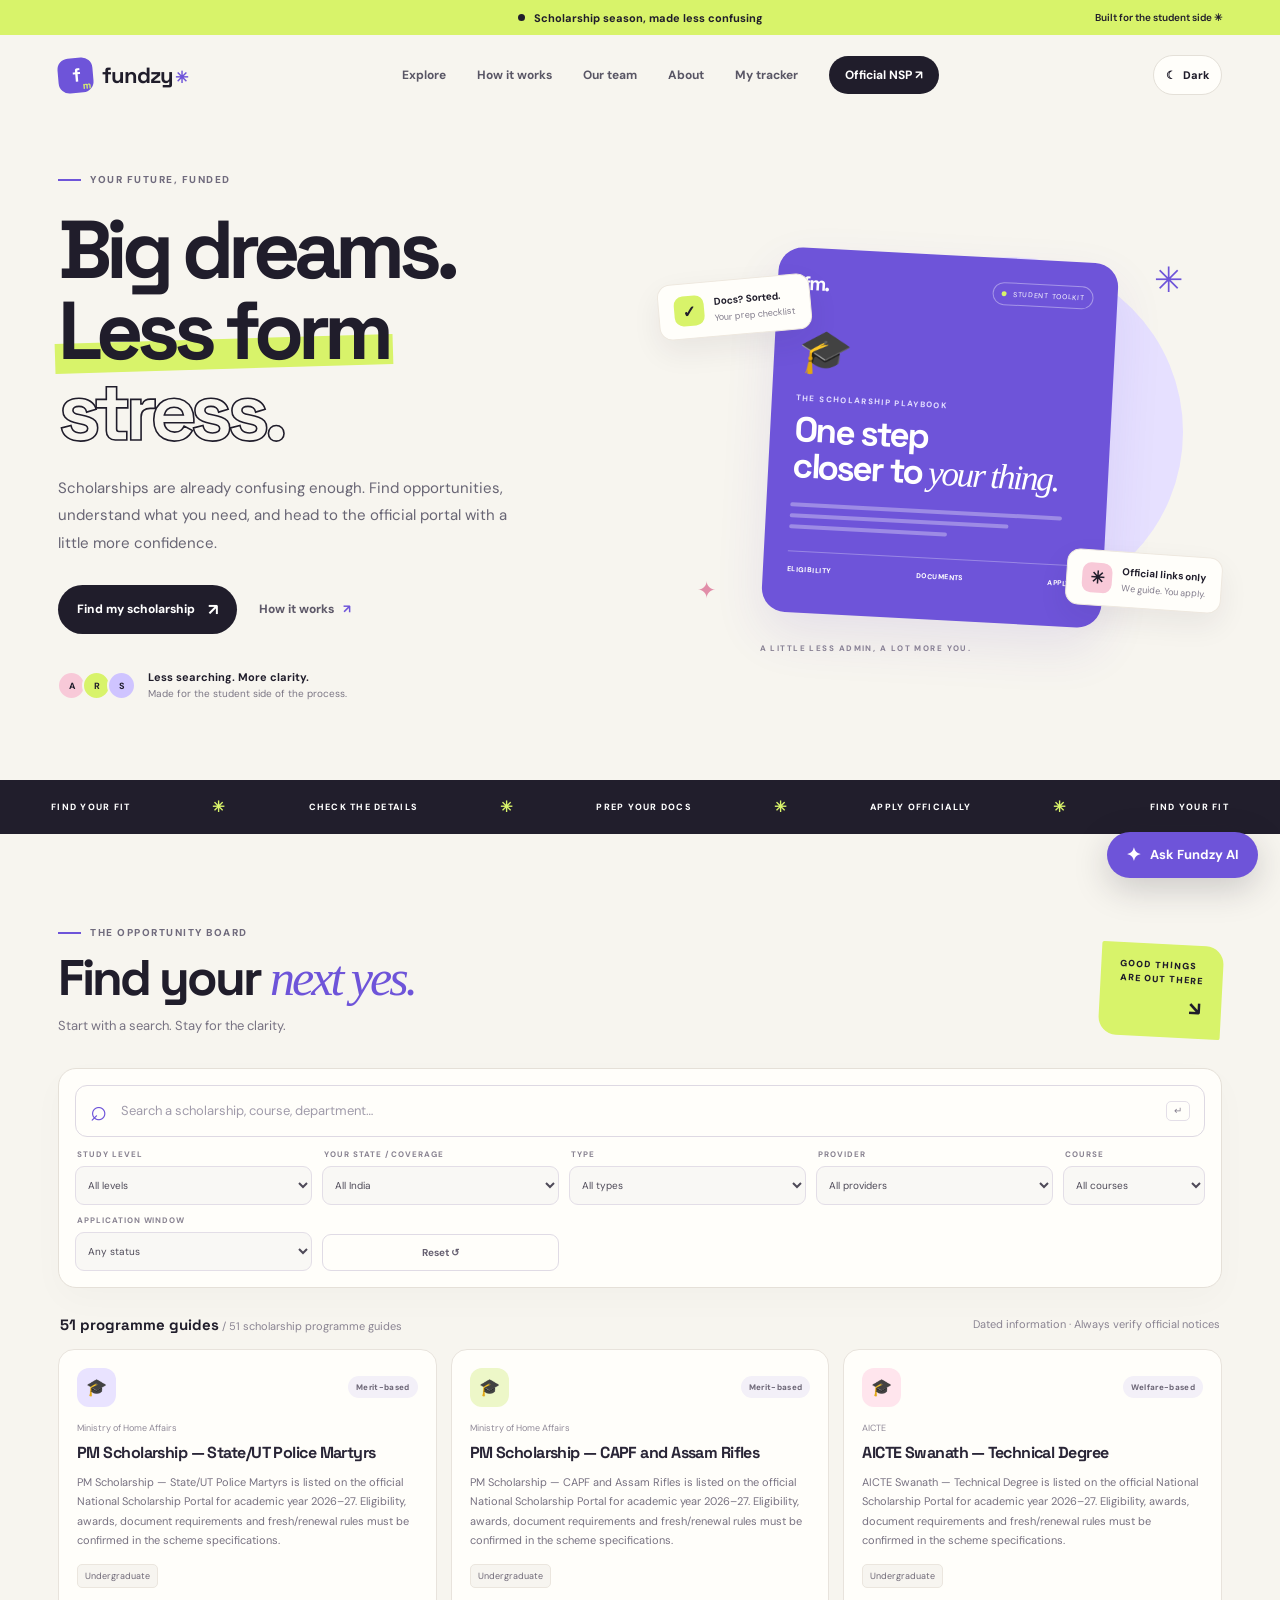
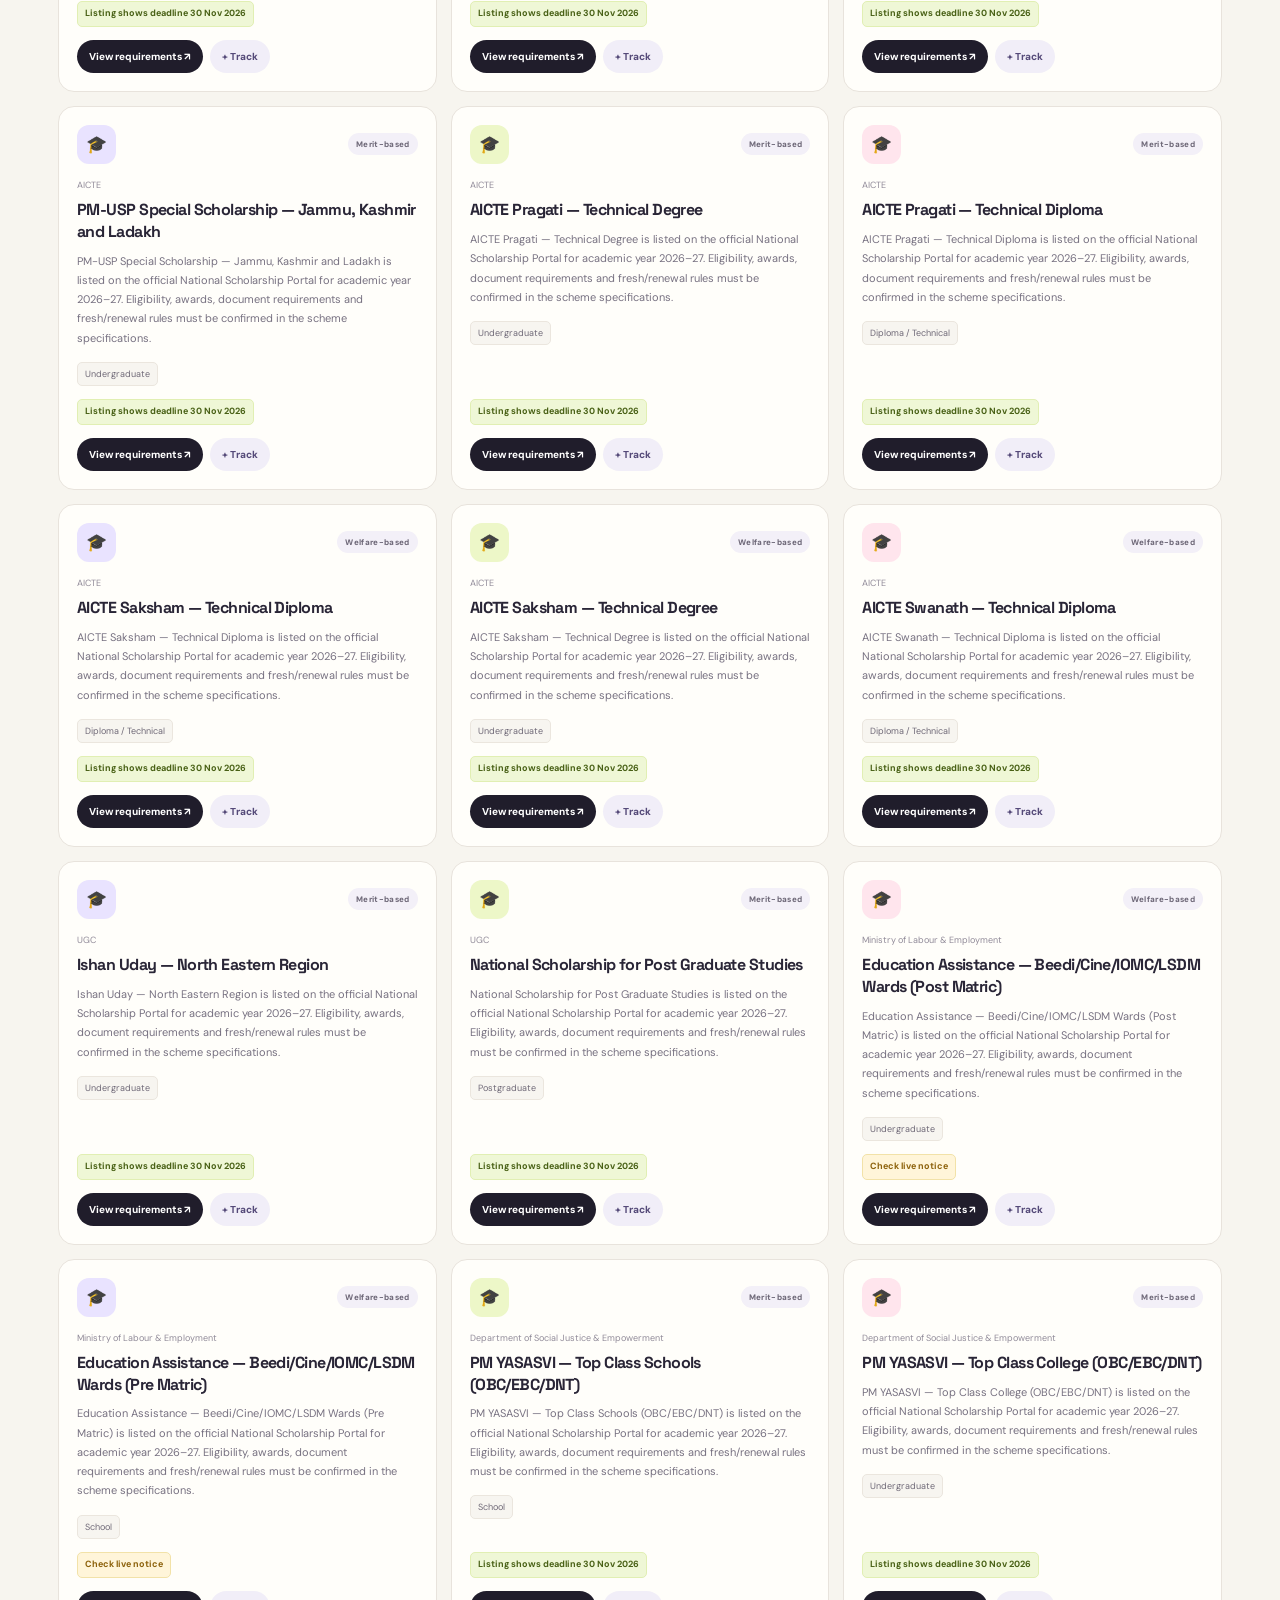
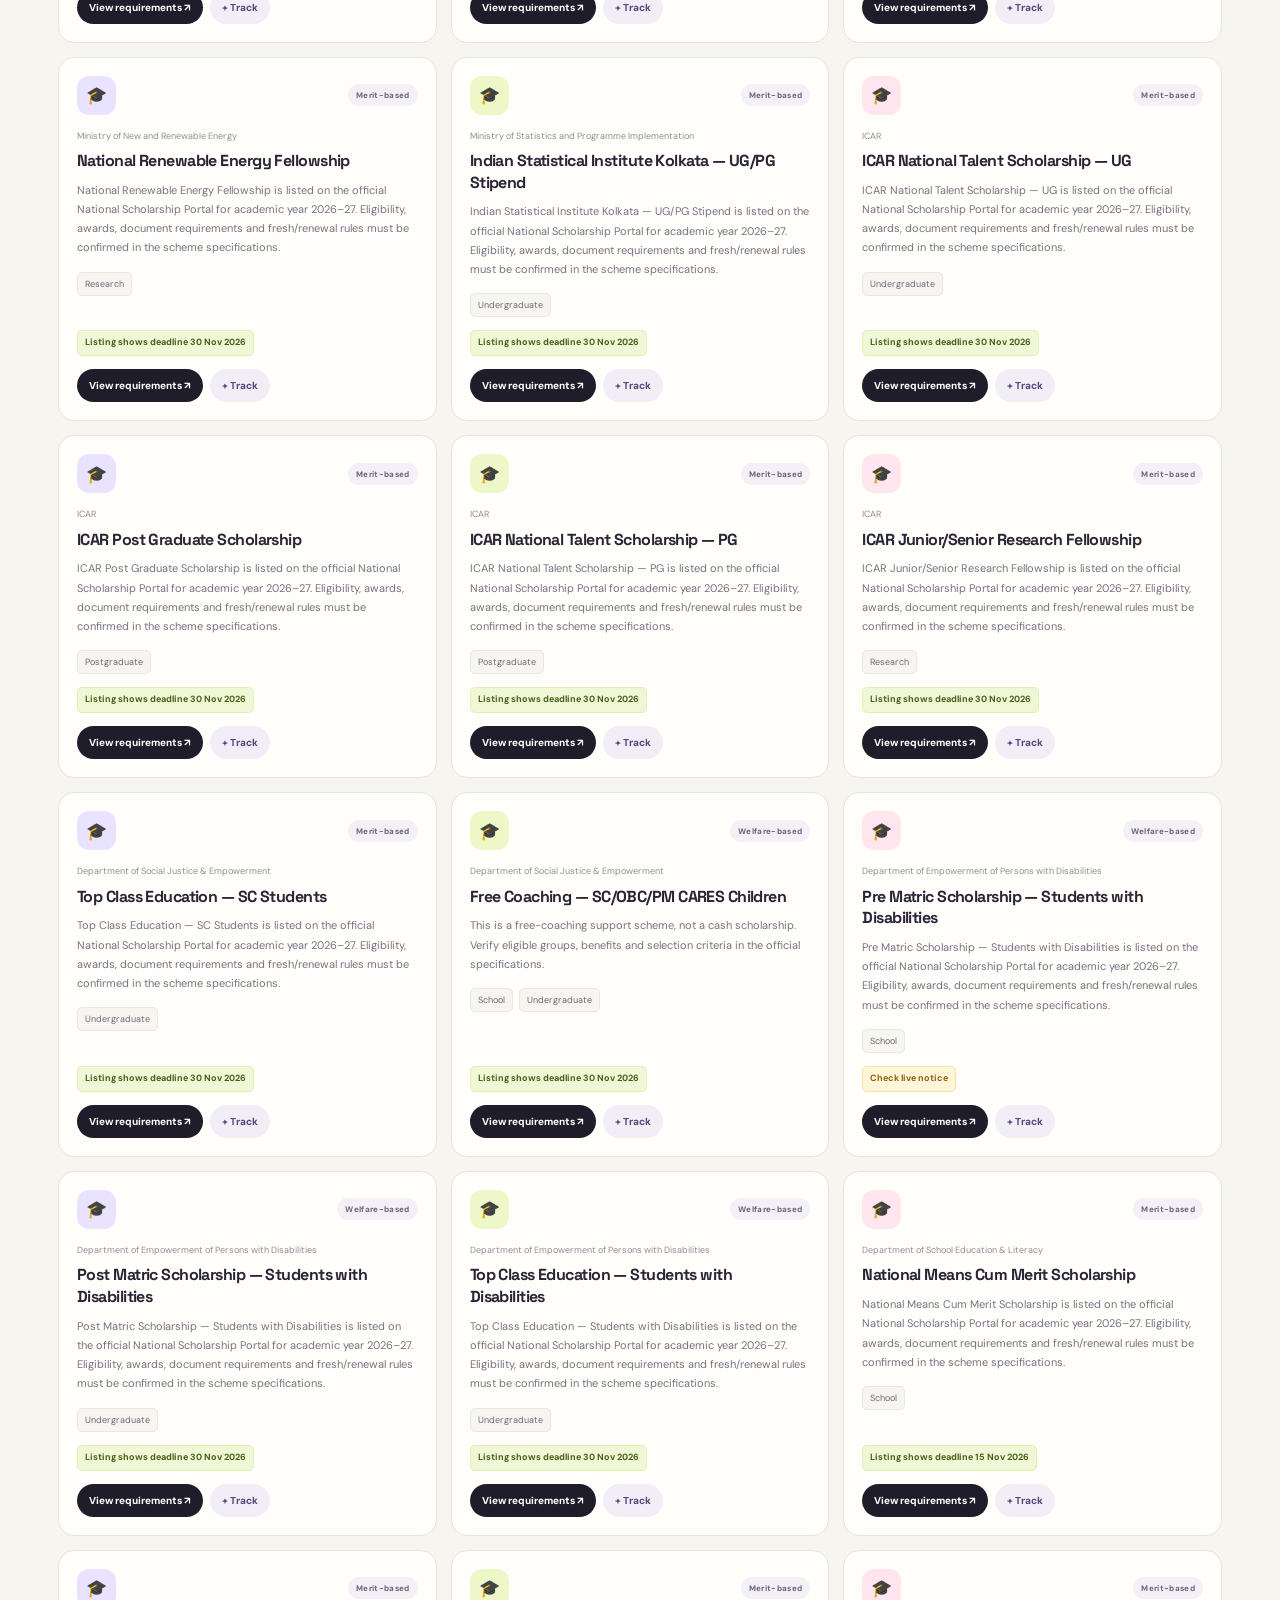
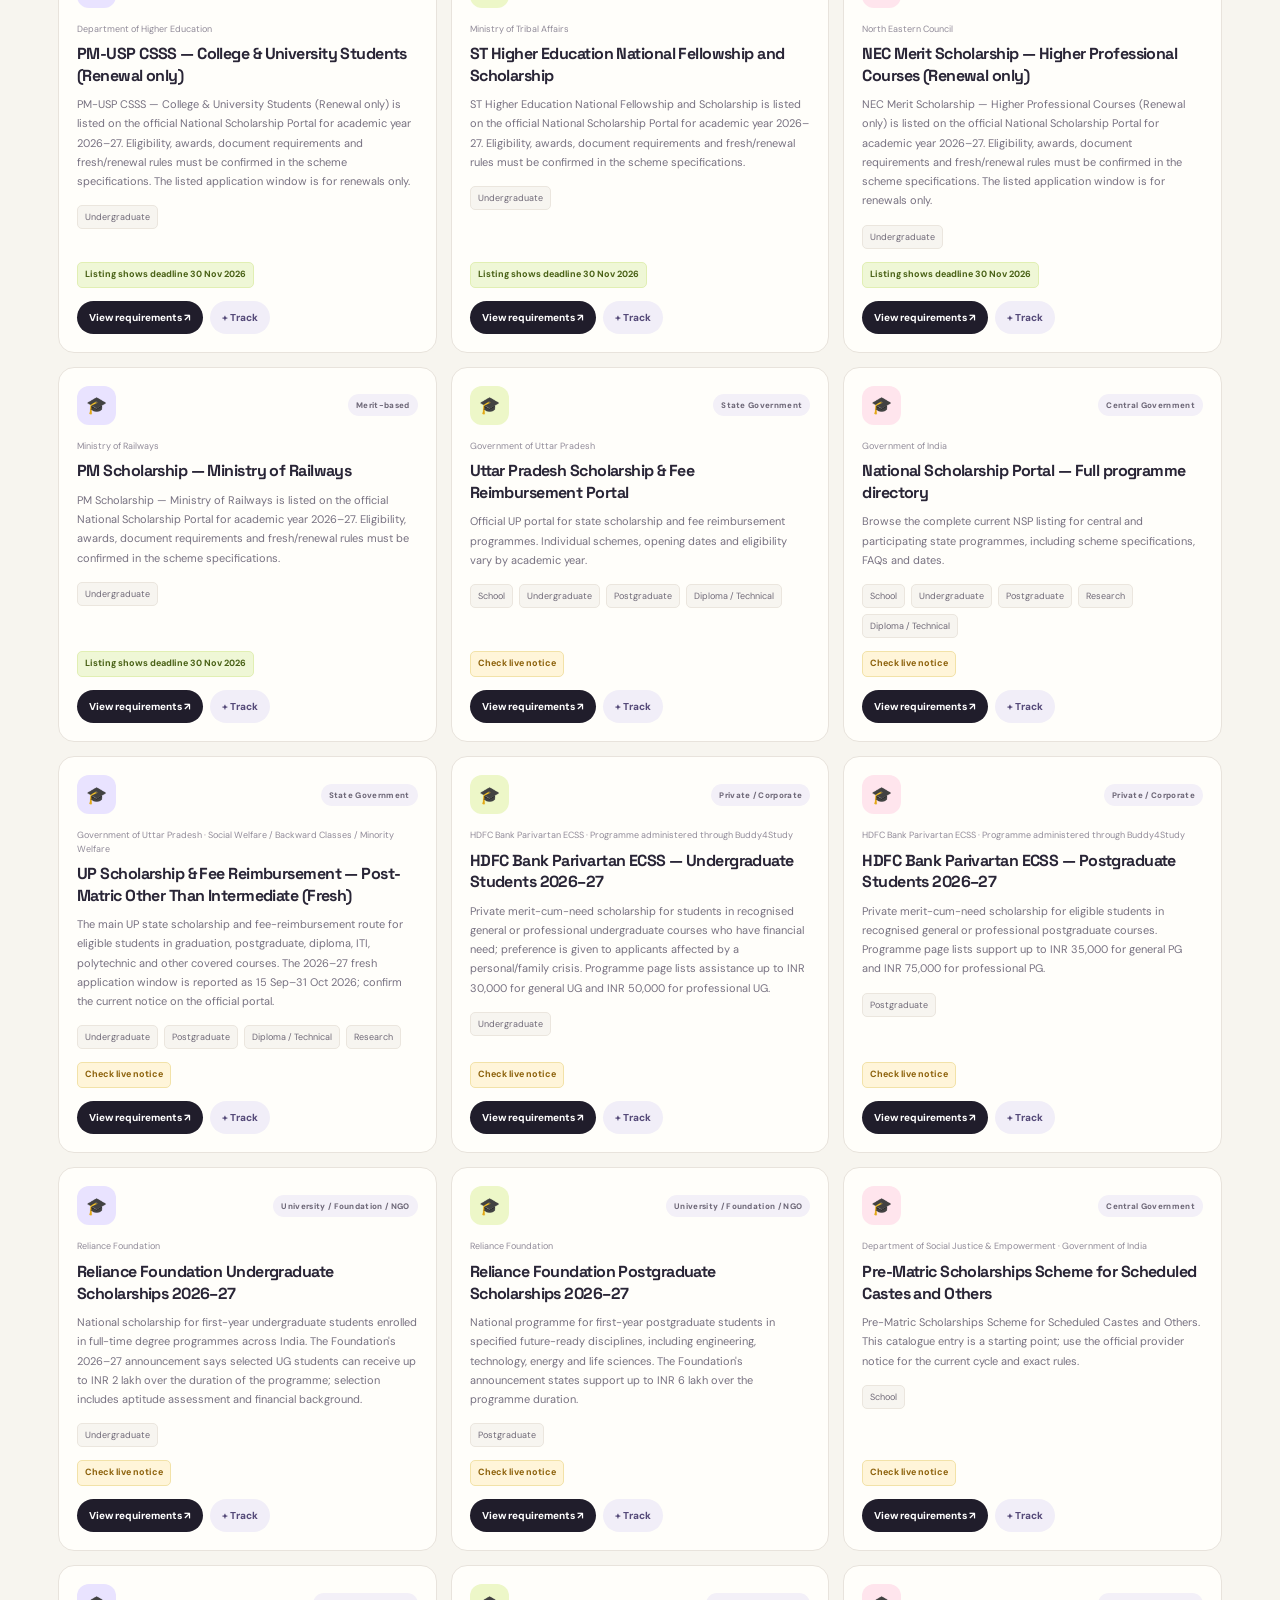
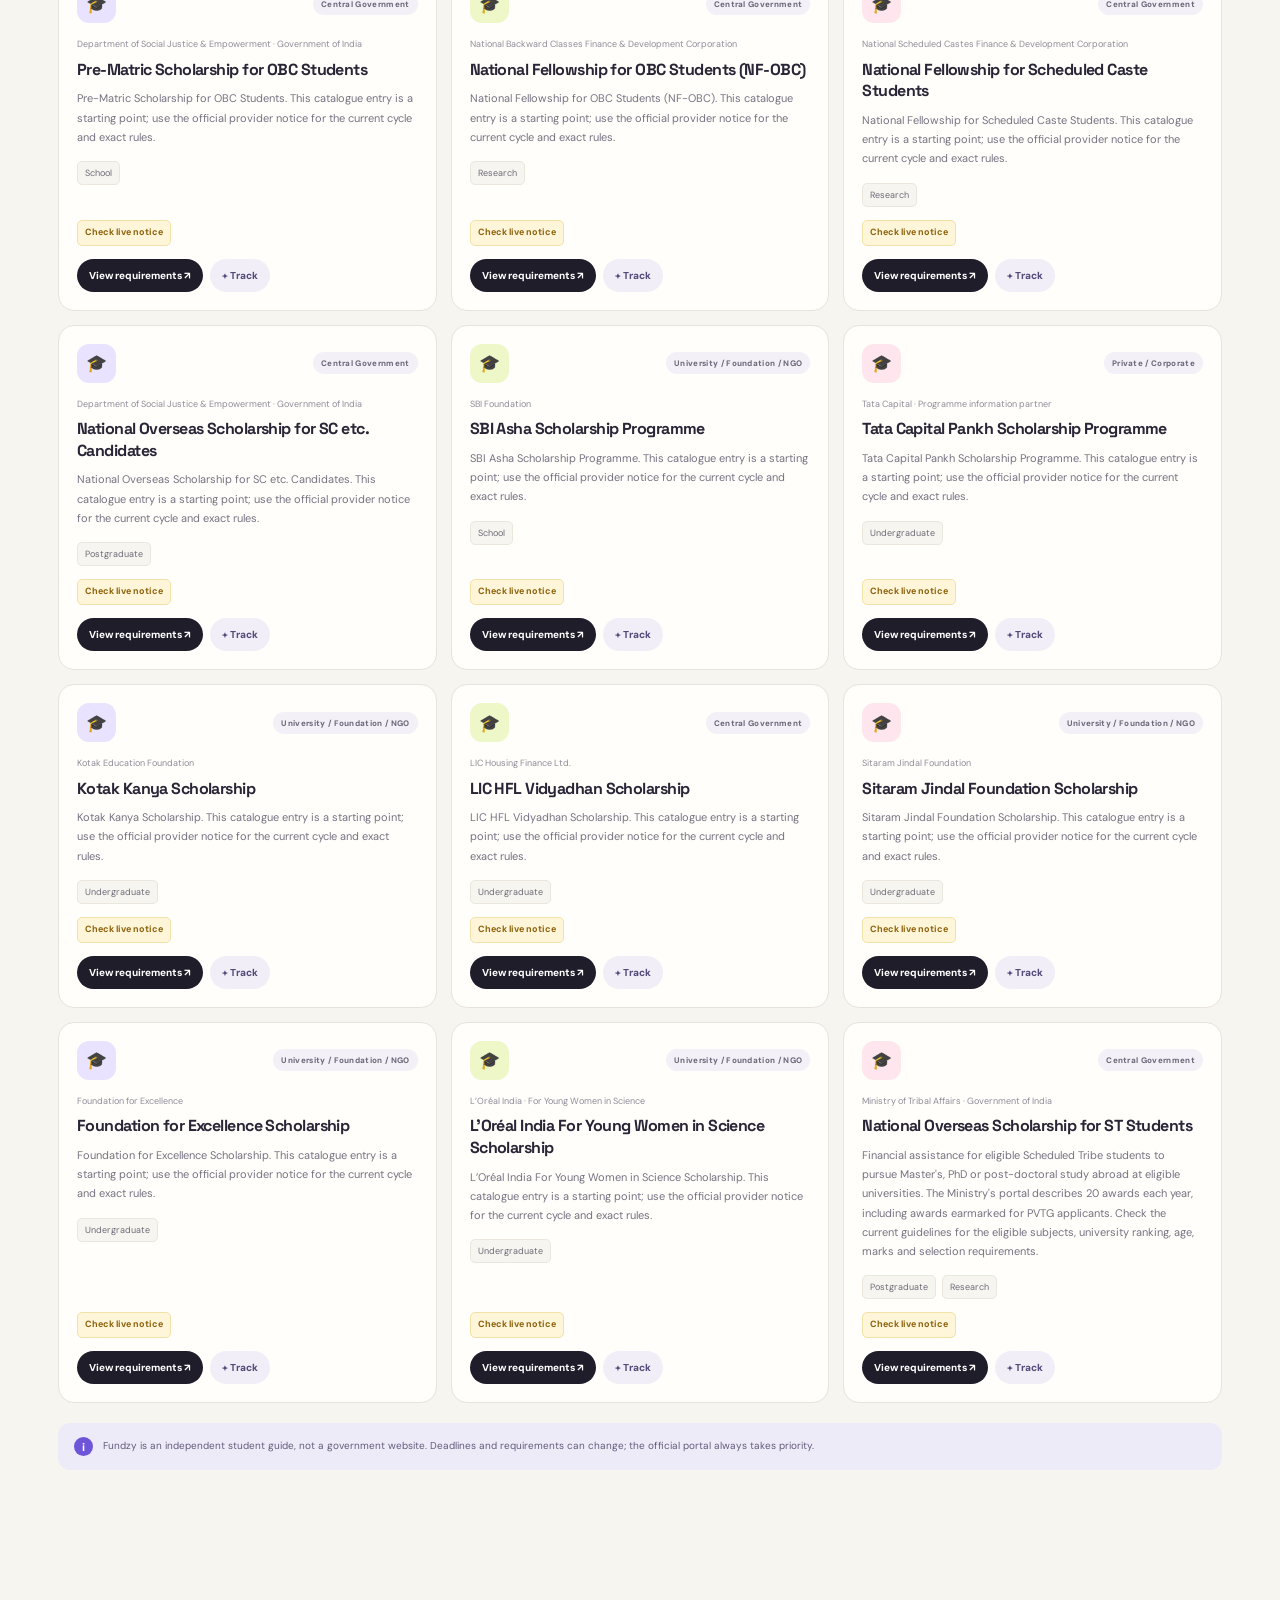
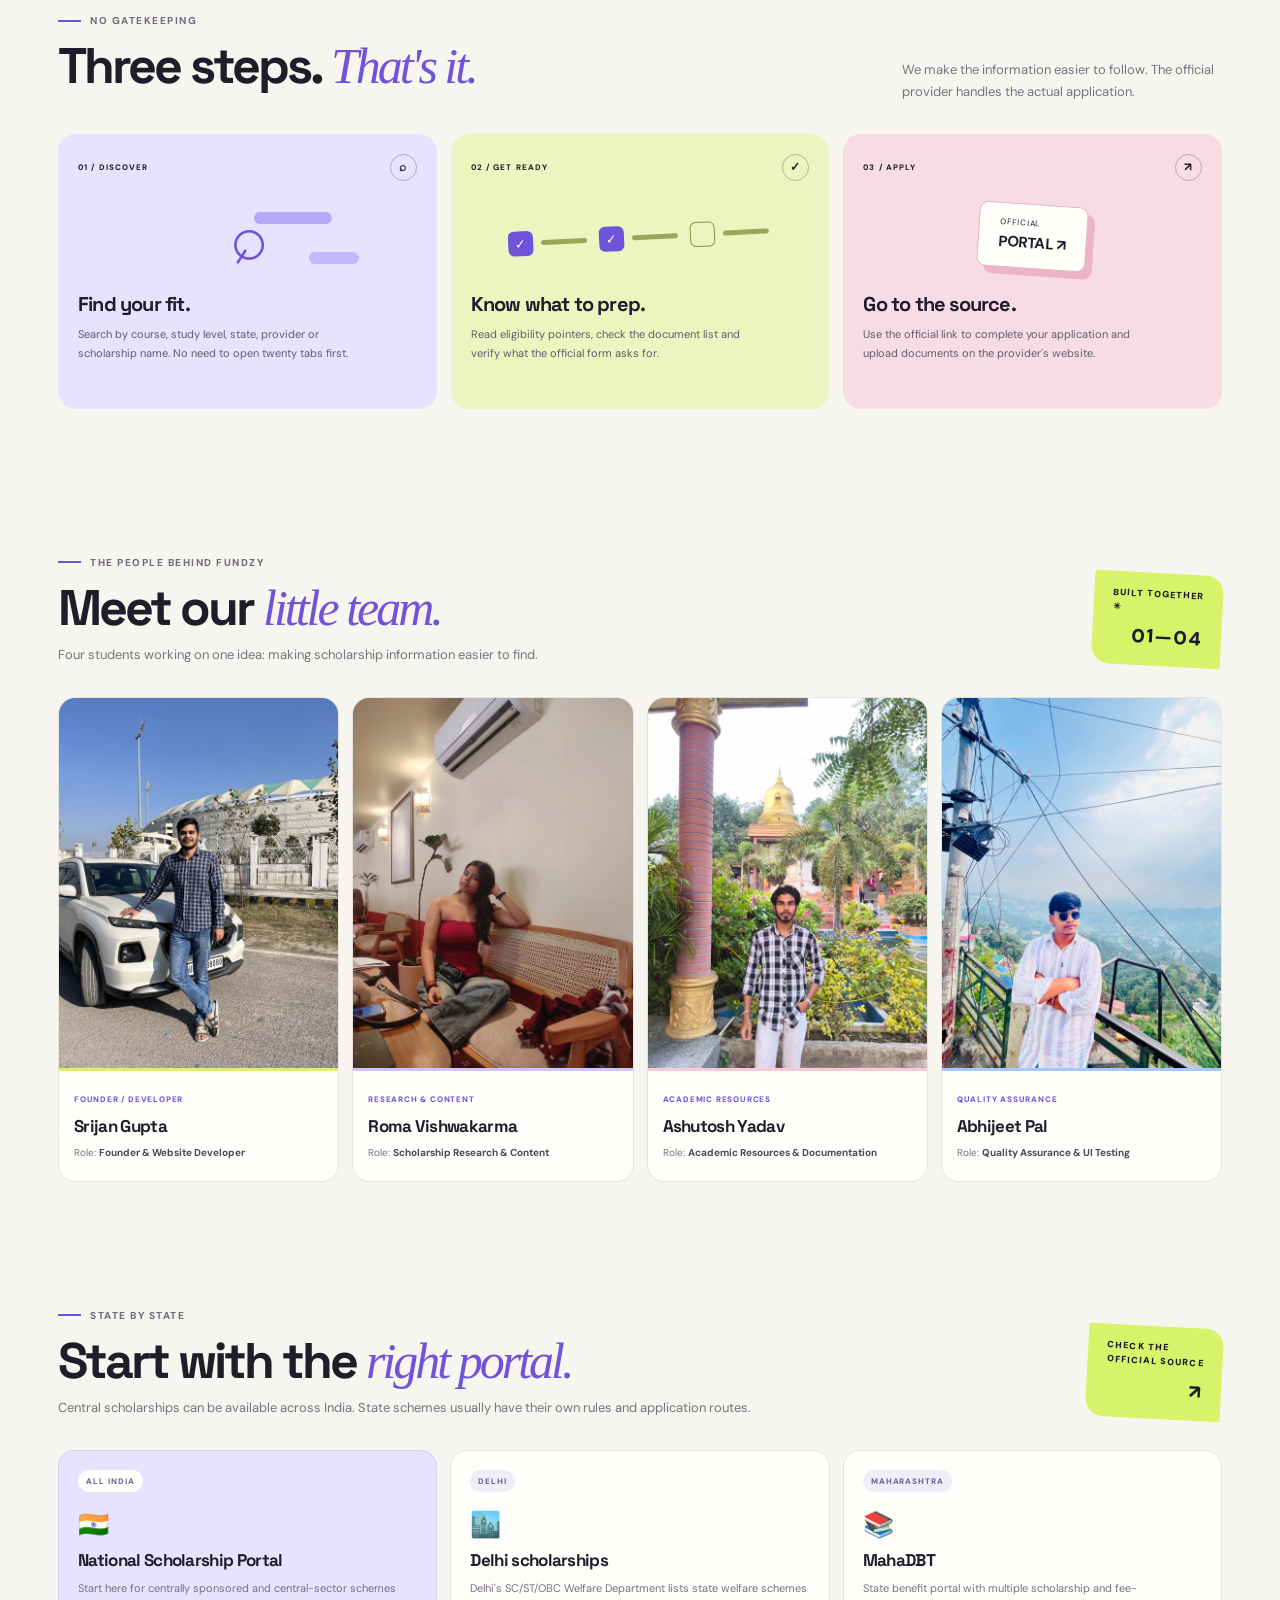
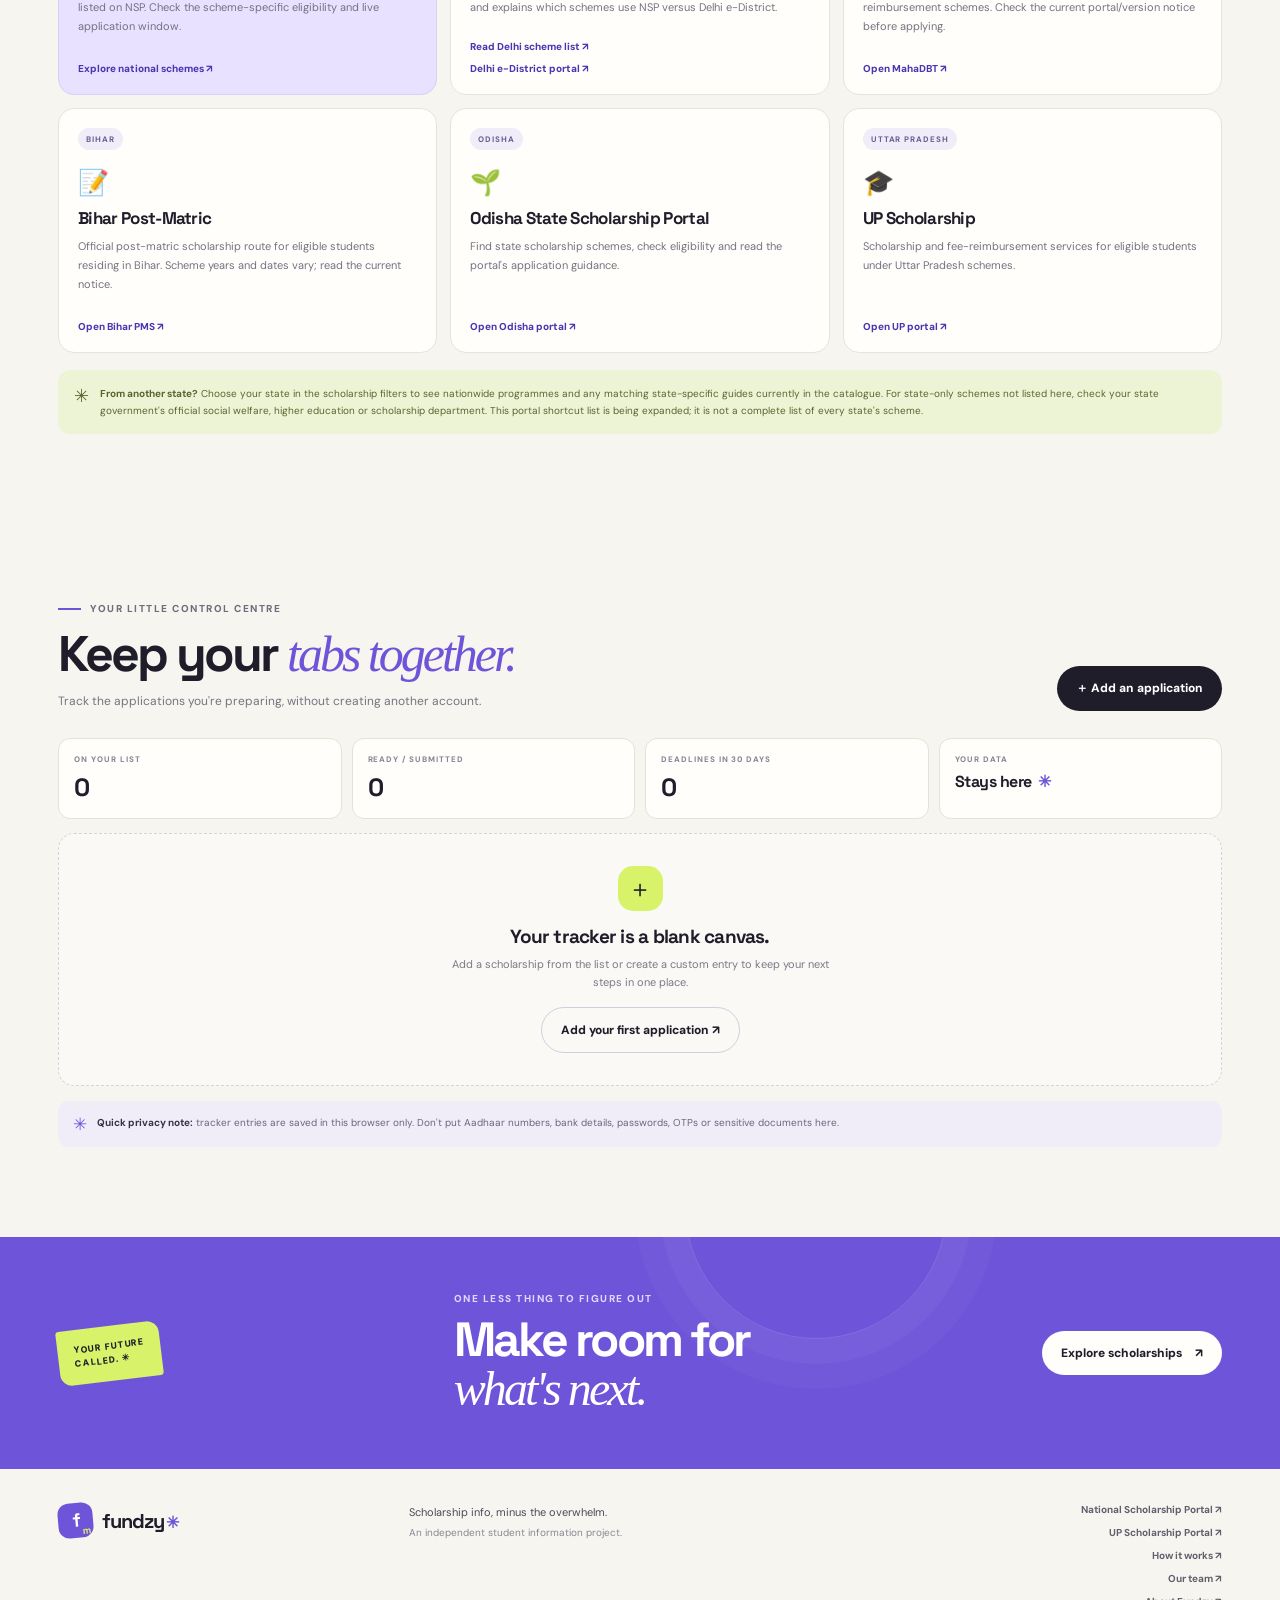
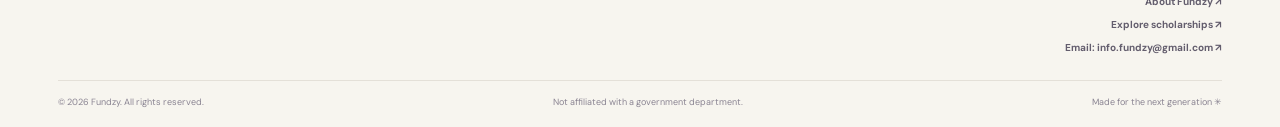
<file: index.html>
<!doctype html>
<html lang="en">
<head>
<meta charset="utf-8"><meta name="viewport" content="width=device-width,initial-scale=1">
<meta name="theme-color" content="#f7f5ef"><meta name="description" content="Find scholarships, understand eligibility, prepare documents and apply through official scholarship portals.">
<title>Fundzy — Your scholarship era starts here</title>
<link rel="preconnect" href="https://fonts.googleapis.com"><link rel="preconnect" href="https://fonts.gstatic.com" crossorigin>
<link href="https://fonts.googleapis.com/css2?family=DM+Sans:wght@400;500;600;700&family=Space+Grotesk:wght@400;500;600;700&display=swap" rel="stylesheet">
<link rel="stylesheet" href="styles.css">
</head>
<body class="aesthetic">
<div class="announcement"><span class="announcement-dot"></span> Scholarship season, made less confusing <span class="announcement-right">Built for the student side ✳</span></div>
<header class="site-header">
<a class="wordmark" href="#home" aria-label="Fundzy home"><span class="logo-mark" aria-hidden="true">f<span>m</span></span><span>fundzy<span class="wordmark-dot">✳</span></span></a>
<nav class="main-nav" id="mainNav"><a href="explore.html">Explore</a><a href="how-it-works.html">How it works</a><a href="team.html">Our team</a><a href="about.html">About</a><a href="#tracker">My tracker</a><a class="nav-official" href="https://scholarships.gov.in/All-Scholarships" target="_blank" rel="noopener noreferrer">Official NSP ↗</a></nav>
<div class="header-tools"><button class="theme-toggle" id="themeToggle" type="button" aria-label="Switch to dark mode" title="Switch theme"><span class="theme-icon" aria-hidden="true">☾</span><span class="theme-label">Dark</span></button><button class="mobile-menu" id="menuBtn" aria-label="Open navigation" aria-expanded="false" aria-controls="mainNav">☰</button></div>
</header>
<main>
<section class="hero" id="home">
<div class="hero-copy"><div class="eyebrow"><span class="eyebrow-line"></span> YOUR FUTURE, FUNDED</div>
<h1>Big dreams.<br><span class="headline-highlight">Less form</span><span class="headline-outline"> stress.</span></h1>
<p class="hero-intro">Scholarships are already confusing enough. Find opportunities, understand what you need, and head to the official portal with a little more confidence.</p>
<div class="hero-actions"><a class="button button-dark" href="explore.html">Find my scholarship <span>↗</span></a><a class="text-link" href="how-it-works.html">How it works <span>↗</span></a></div>
<div class="hero-proof"><div class="avatar-stack"><span>A</span><span>R</span><span>S</span></div><p><b>Less searching. More clarity.</b><br><span>Made for the student side of the process.</span></p></div></div>
<div class="hero-art" aria-label="Decorative scholarship notebook illustration"><div class="art-sun"></div><div class="art-spark spark-one">✳</div><div class="art-spark spark-two">✦</div>
<div class="floating-note note-top"><span class="note-check">✓</span><span><b>Docs? Sorted.</b><small>Your prep checklist</small></span></div>
<div class="hero-card"><div class="hero-card-top"><span class="mini-brand">fm.</span><span class="live-pill"><i></i> STUDENT TOOLKIT</span></div><div class="card-emoji">🎓</div><div class="hero-card-label">THE SCHOLARSHIP PLAYBOOK</div><h2>One step<br>closer to <em>your thing.</em></h2><div class="playbook-lines"><span></span><span></span><span></span></div><div class="card-footer"><span>ELIGIBILITY</span><span>DOCUMENTS</span><span>APPLY ↗</span></div></div>
<div class="floating-note note-bottom"><span class="note-star">✳</span><span><b>Official links only</b><small>We guide. You apply.</small></span></div><div class="art-caption">A LITTLE LESS ADMIN, A LOT MORE YOU.</div></div>
</section>
<section class="marquee-strip"><span>FIND YOUR FIT</span><b>✳</b><span>CHECK THE DETAILS</span><b>✳</b><span>PREP YOUR DOCS</span><b>✳</b><span>APPLY OFFICIALLY</span><b>✳</b><span>FIND YOUR FIT</span></section>
<section class="explore-section section-shell" id="explore">
<div class="section-heading"><div><div class="eyebrow"><span class="eyebrow-line"></span> THE OPPORTUNITY BOARD</div><h2>Find your <span>next yes.</span></h2><p>Start with a search. Stay for the clarity.</p></div><div class="heading-sticker">GOOD THINGS<br>ARE OUT THERE <span>↘</span></div></div>
<div class="search-panel"><label class="search-box"><span class="search-icon">⌕</span><input id="searchInput" type="search" placeholder="Search a scholarship, course, department…" aria-label="Search scholarships"><kbd>↵</kbd></label>
<div class="filter-row"><label><span>STUDY LEVEL</span><select id="levelFilter"><option value="">All levels</option><option>School</option><option>Undergraduate</option><option>Postgraduate</option><option>Research</option><option>Diploma / Technical</option></select></label>
<label><span>YOUR STATE / COVERAGE</span><select id="stateFilter">
<option value="">All India</option><option>Andhra Pradesh</option><option>Arunachal Pradesh</option><option>Assam</option><option>Bihar</option><option>Chhattisgarh</option><option>Goa</option><option>Gujarat</option><option>Haryana</option><option>Himachal Pradesh</option><option>Jharkhand</option><option>Karnataka</option><option>Kerala</option><option>Madhya Pradesh</option><option>Maharashtra</option><option>Manipur</option><option>Meghalaya</option><option>Mizoram</option><option>Nagaland</option><option>Odisha</option><option>Punjab</option><option>Rajasthan</option><option>Sikkim</option><option>Tamil Nadu</option><option>Telangana</option><option>Tripura</option><option>Uttar Pradesh</option><option>Uttarakhand</option><option>West Bengal</option><option>Andaman &amp; Nicobar Islands</option><option>Chandigarh</option><option>Dadra &amp; Nagar Haveli and Daman &amp; Diu</option><option>Delhi</option><option>Jammu &amp; Kashmir</option><option>Ladakh</option><option>Lakshadweep</option><option>Puducherry</option>
</select></label>
<label><span>TYPE</span><select id="categoryFilter"><option value="">All types</option><option>Merit-based</option><option>Welfare-based</option><option>State scheme</option></select></label><label><span>PROVIDER</span><select id="providerFilter"><option value="">All providers</option><option>Central Government</option><option>State Government</option><option>Private / Corporate</option><option>University / Foundation / NGO</option></select></label><label><span>COURSE</span><select id="courseFilter"><option value="">All courses</option><option>BBA / MBA / BBM</option><option>BCA / MCA</option><option>B.Com / M.Com</option><option>BA / MA</option><option>B.Sc / M.Sc</option><option>B.Tech / M.Tech</option><option>Diploma / Polytechnic</option><option>MBBS / BDS</option><option>Nursing / Pharmacy</option><option>LLB / LLM</option><option>B.Ed / M.Ed</option><option>PhD / Research</option><option>Journalism</option><option>Vocational courses</option><option>School education</option></select></label>
<label><span>APPLICATION WINDOW</span><select id="windowFilter"><option value="">Any status</option><option value="open">Listed open</option><option value="check">Check official notice</option></select></label><button id="resetBtn" class="reset-button">Reset ↺</button></div></div>
<div class="results-heading"><div><span class="results-count" id="resultCount">Scholarships</span><span class="results-sub"> / 51 scholarship programme guides</span></div><span class="snapshot-note">Dated information · Always verify official notices</span></div>
<div id="programGrid" class="program-grid"></div><div class="directory-footnote"><span class="footnote-icon">i</span><p>Fundzy is an independent student guide, not a government website. Deadlines and requirements can change; the official portal always takes priority.</p></div>
</section>
<section class="how-section section-shell" id="how"><div class="section-heading compact"><div><div class="eyebrow"><span class="eyebrow-line"></span> NO GATEKEEPING</div><h2>Three steps. <span>That's it.</span></h2></div><p>We make the information easier to follow. The official provider handles the actual application.</p></div>
<div class="how-grid"><article class="how-card how-purple"><div class="step-top"><span>01 / DISCOVER</span><span class="step-icon">⌕</span></div><div class="step-illustration search-illo"><span>⌕</span><i></i><i></i></div><h3>Find your fit.</h3><p>Search by course, study level, state, provider or scholarship name. No need to open twenty tabs first.</p></article>
<article class="how-card how-lime"><div class="step-top"><span>02 / GET READY</span><span class="step-icon">✓</span></div><div class="step-illustration checklist-illo"><span>✓</span><i></i><span>✓</span><i></i><span class="empty-check"></span><i></i></div><h3>Know what to prep.</h3><p>Read eligibility pointers, check the document list and verify what the official form asks for.</p></article>
<article class="how-card how-pink"><div class="step-top"><span>03 / APPLY</span><span class="step-icon">↗</span></div><div class="step-illustration apply-illo"><div>OFFICIAL<br><b>PORTAL ↗</b></div></div><h3>Go to the source.</h3><p>Use the official link to complete your application and upload documents on the provider's website.</p></article></div></section>
<section class="team-section section-shell" id="team">
  <div class="section-heading compact"><div><div class="eyebrow"><span class="eyebrow-line"></span> THE PEOPLE BEHIND FUNDZY</div><h2>Meet our <span>little team.</span></h2><p>Four students working on one idea: making scholarship information easier to find.</p></div><div class="heading-sticker">BUILT TOGETHER<br>✳ <span>01—04</span></div></div>
  <div class="team-grid">
    <article class="team-card"><div class="team-photo-placeholder"><img class="team-photo" src="images/member-1.jpg" alt="Srijan Gupta" loading="lazy" decoding="async"></div><div class="team-card-copy"><span class="team-role">FOUNDER / DEVELOPER</span><h3>Srijan Gupta</h3><p class="team-bio">Role: <b>Founder &amp; Website Developer</b></p></div></article>
    <article class="team-card"><div class="team-photo-placeholder"><img class="team-photo" src="images/member-2.jpg" alt="Roma Vishwakarma" loading="lazy" decoding="async"></div><div class="team-card-copy"><span class="team-role">RESEARCH &amp; CONTENT</span><h3>Roma Vishwakarma</h3><p class="team-bio">Role: <b>Scholarship Research &amp; Content</b></p></div></article>
    <article class="team-card"><div class="team-photo-placeholder"><img class="team-photo" src="images/member-3.jpg" alt="Ashutosh Yadav" loading="lazy" decoding="async"></div><div class="team-card-copy"><span class="team-role">ACADEMIC RESOURCES</span><h3>Ashutosh Yadav</h3><p class="team-bio">Role: <b>Academic Resources &amp; Documentation</b></p></div></article>
    <article class="team-card"><div class="team-photo-placeholder"><img class="team-photo" src="images/member-4.jpg" alt="Abhijeet Pal" loading="lazy" decoding="async"></div><div class="team-card-copy"><span class="team-role">QUALITY ASSURANCE</span><h3>Abhijeet Pal</h3><p class="team-bio">Role: <b>Quality Assurance &amp; UI Testing</b></p></div></article>
  </div>
</section>
<section class="portal-section section-shell" id="state-portals">
  <div class="section-heading compact"><div><div class="eyebrow"><span class="eyebrow-line"></span> STATE BY STATE</div><h2>Start with the <span>right portal.</span></h2><p>Central scholarships can be available across India. State schemes usually have their own rules and application routes.</p></div><div class="heading-sticker">CHECK THE<br>OFFICIAL SOURCE <span>↗</span></div></div>
  <div class="portal-grid">
    <article class="portal-card portal-featured"><span class="portal-tag">ALL INDIA</span><div class="portal-symbol">🇮🇳</div><h3>National Scholarship Portal</h3><p>Start here for centrally sponsored and central-sector schemes listed on NSP. Check the scheme-specific eligibility and live application window.</p><a href="https://scholarships.gov.in/All-Scholarships" target="_blank" rel="noopener noreferrer">Explore national schemes ↗</a></article>
    <article class="portal-card"><span class="portal-tag">DELHI</span><div class="portal-symbol">🏙️</div><h3>Delhi scholarships</h3><p>Delhi's SC/ST/OBC Welfare Department lists state welfare schemes and explains which schemes use NSP versus Delhi e-District.</p><a href="https://scstwelfare.delhi.gov.in/scstwelfare/services-schemes" target="_blank" rel="noopener noreferrer">Read Delhi scheme list ↗</a><a class="portal-secondary" href="https://edistrict.delhigovt.nic.in/" target="_blank" rel="noopener noreferrer">Delhi e-District portal ↗</a></article>
    <article class="portal-card"><span class="portal-tag">MAHARASHTRA</span><div class="portal-symbol">📚</div><h3>MahaDBT</h3><p>State benefit portal with multiple scholarship and fee-reimbursement schemes. Check the current portal/version notice before applying.</p><a href="https://mahadbt.maharashtra.gov.in/" target="_blank" rel="noopener noreferrer">Open MahaDBT ↗</a></article>
    <article class="portal-card"><span class="portal-tag">BIHAR</span><div class="portal-symbol">📝</div><h3>Bihar Post-Matric</h3><p>Official post-matric scholarship route for eligible students residing in Bihar. Scheme years and dates vary; read the current notice.</p><a href="https://pmsonline.bihar.gov.in/" target="_blank" rel="noopener noreferrer">Open Bihar PMS ↗</a></article>
    <article class="portal-card"><span class="portal-tag">ODISHA</span><div class="portal-symbol">🌱</div><h3>Odisha State Scholarship Portal</h3><p>Find state scholarship schemes, check eligibility and read the portal's application guidance.</p><a href="https://scholarship.odisha.gov.in/" target="_blank" rel="noopener noreferrer">Open Odisha portal ↗</a></article>
    <article class="portal-card"><span class="portal-tag">UTTAR PRADESH</span><div class="portal-symbol">🎓</div><h3>UP Scholarship</h3><p>Scholarship and fee-reimbursement services for eligible students under Uttar Pradesh schemes.</p><a href="https://scholarship.up.gov.in/" target="_blank" rel="noopener noreferrer">Open UP portal ↗</a></article>
  </div>
  <div class="portal-disclaimer"><span>✳</span><p><b>From another state?</b> Choose your state in the scholarship filters to see nationwide programmes and any matching state-specific guides currently in the catalogue. For state-only schemes not listed here, check your state government's official social welfare, higher education or scholarship department. This portal shortcut list is being expanded; it is not a complete list of every state's scheme.</p></div>
</section>
<section class="tracker-section section-shell" id="tracker"><div class="tracker-header"><div><div class="eyebrow"><span class="eyebrow-line"></span> YOUR LITTLE CONTROL CENTRE</div><h2>Keep your <span>tabs together.</span></h2><p>Track the applications you're preparing, without creating another account.</p></div><button id="addManual" class="button button-dark">＋ Add an application</button></div>
<div class="tracker-stats"><div><span>ON YOUR LIST</span><b id="trackedCount">0</b></div><div><span>READY / SUBMITTED</span><b id="readyCount">0</b></div><div><span>DEADLINES IN 30 DAYS</span><b id="deadlineCount">0</b></div><div class="tracker-privacy"><span>YOUR DATA</span><b>Stays here <i>✳</i></b></div></div>
<div id="trackerList"></div><div id="emptyTracker" class="tracker-empty"><div class="empty-doodle">＋</div><h3>Your tracker is a blank canvas.</h3><p>Add a scholarship from the list or create a custom entry to keep your next steps in one place.</p><button id="firstAdd" class="button button-outline">Add your first application ↗</button></div>
<div class="privacy-note"><span>✳</span><p><b>Quick privacy note:</b> tracker entries are saved in this browser only. Don't put Aadhaar numbers, bank details, passwords, OTPs or sensitive documents here.</p></div></section>
<section class="final-cta"><div class="cta-sticker">YOUR FUTURE<br>CALLED. ✳</div><div><div class="eyebrow">ONE LESS THING TO FIGURE OUT</div><h2>Make room for<br><em>what's next.</em></h2></div><a class="button button-light" href="explore.html">Explore scholarships <span>↗</span></a></section>
</main>
<footer class="site-footer"><div class="footer-main"><a class="wordmark footer-wordmark" href="#home"><span class="logo-mark" aria-hidden="true">f<span>m</span></span><span>fundzy<span class="wordmark-dot">✳</span></span></a><p>Scholarship info, minus the overwhelm.<br><span>An independent student information project.</span></p><div class="footer-links"><a href="https://scholarships.gov.in/All-Scholarships" target="_blank" rel="noopener noreferrer">National Scholarship Portal ↗</a><a href="https://scholarship.up.gov.in/" target="_blank" rel="noopener noreferrer">UP Scholarship Portal ↗</a><a href="how-it-works.html">How it works ↗</a><a href="team.html">Our team ↗</a><a href="about.html">About Fundzy ↗</a><a href="explore.html">Explore scholarships ↗</a><a href="mailto:info.fundzy@gmail.com">Email: info.fundzy@gmail.com ↗</a></div></div><div class="footer-bottom"><span>© 2026 Fundzy. All rights reserved.</span><span>Not affiliated with a government department.</span><span>Made for the next generation ✳</span></div></footer>
<dialog id="detailDialog" class="modal detail-modal"><div class="modal-head"><div><span class="eyebrow">THE SCHOLARSHIP BREAKDOWN</span><h2 id="detailName"></h2><p id="detailProvider" class="muted"></p></div><button id="closeDetail" class="close" aria-label="Close">×</button></div><div id="detailBody"></div><div class="modal-actions"><button id="detailTrack" class="button button-dark">＋ Add to tracker</button><a id="detailOfficial" class="button button-lime" href="#" target="_blank" rel="noopener noreferrer">Apply on official site ↗</a></div></dialog>
<dialog id="appDialog" class="modal app-modal"><form id="appForm" method="dialog"><div class="modal-head"><div><span class="eyebrow">YOUR APPLICATION SPACE</span><h2 id="appDialogTitle">Add an application</h2></div><button type="button" id="closeApp" class="close">×</button></div>
<input type="hidden" id="appId" value=""><label>Scholarship / application name<input id="appName" required maxlength="140" placeholder="e.g. UP Post-Matric Scholarship"></label><label>Official application URL (optional)<input id="appUrl" type="url" placeholder="https://…"></label><div class="two-col"><label>Study level<select id="appLevel"><option>School</option><option>Undergraduate</option><option>Postgraduate</option><option>Research</option><option>Diploma / Technical</option><option>Other</option></select></label><label>Deadline (verify first)<input id="appDeadline" type="date"></label></div>
<label>Status<select id="appStatus"><option>Interested</option><option>Preparing documents</option><option>Ready to apply</option><option>Submitted</option><option>Under review</option><option>Approved</option><option>Not selected</option><option>Closed / withdrawn</option></select></label><label>Notes (no sensitive information)<textarea id="appNotes" rows="2" maxlength="500" placeholder="Next action or notice reference"></textarea></label><div class="modal-actions"><button type="button" id="cancelApp" class="button button-outline">Cancel</button><button type="submit" class="button button-dark">Save application</button></div></form></dialog>
<div id="toast" role="status" aria-live="polite"></div>
<script src="data.js"></script><script src="nsp-2026.js"></script><script src="app.js"></script><link rel="stylesheet" href="chatbot/chatbot.css"><script defer src="chatbot/chatbot.js"></script>
</body></html>
</file>
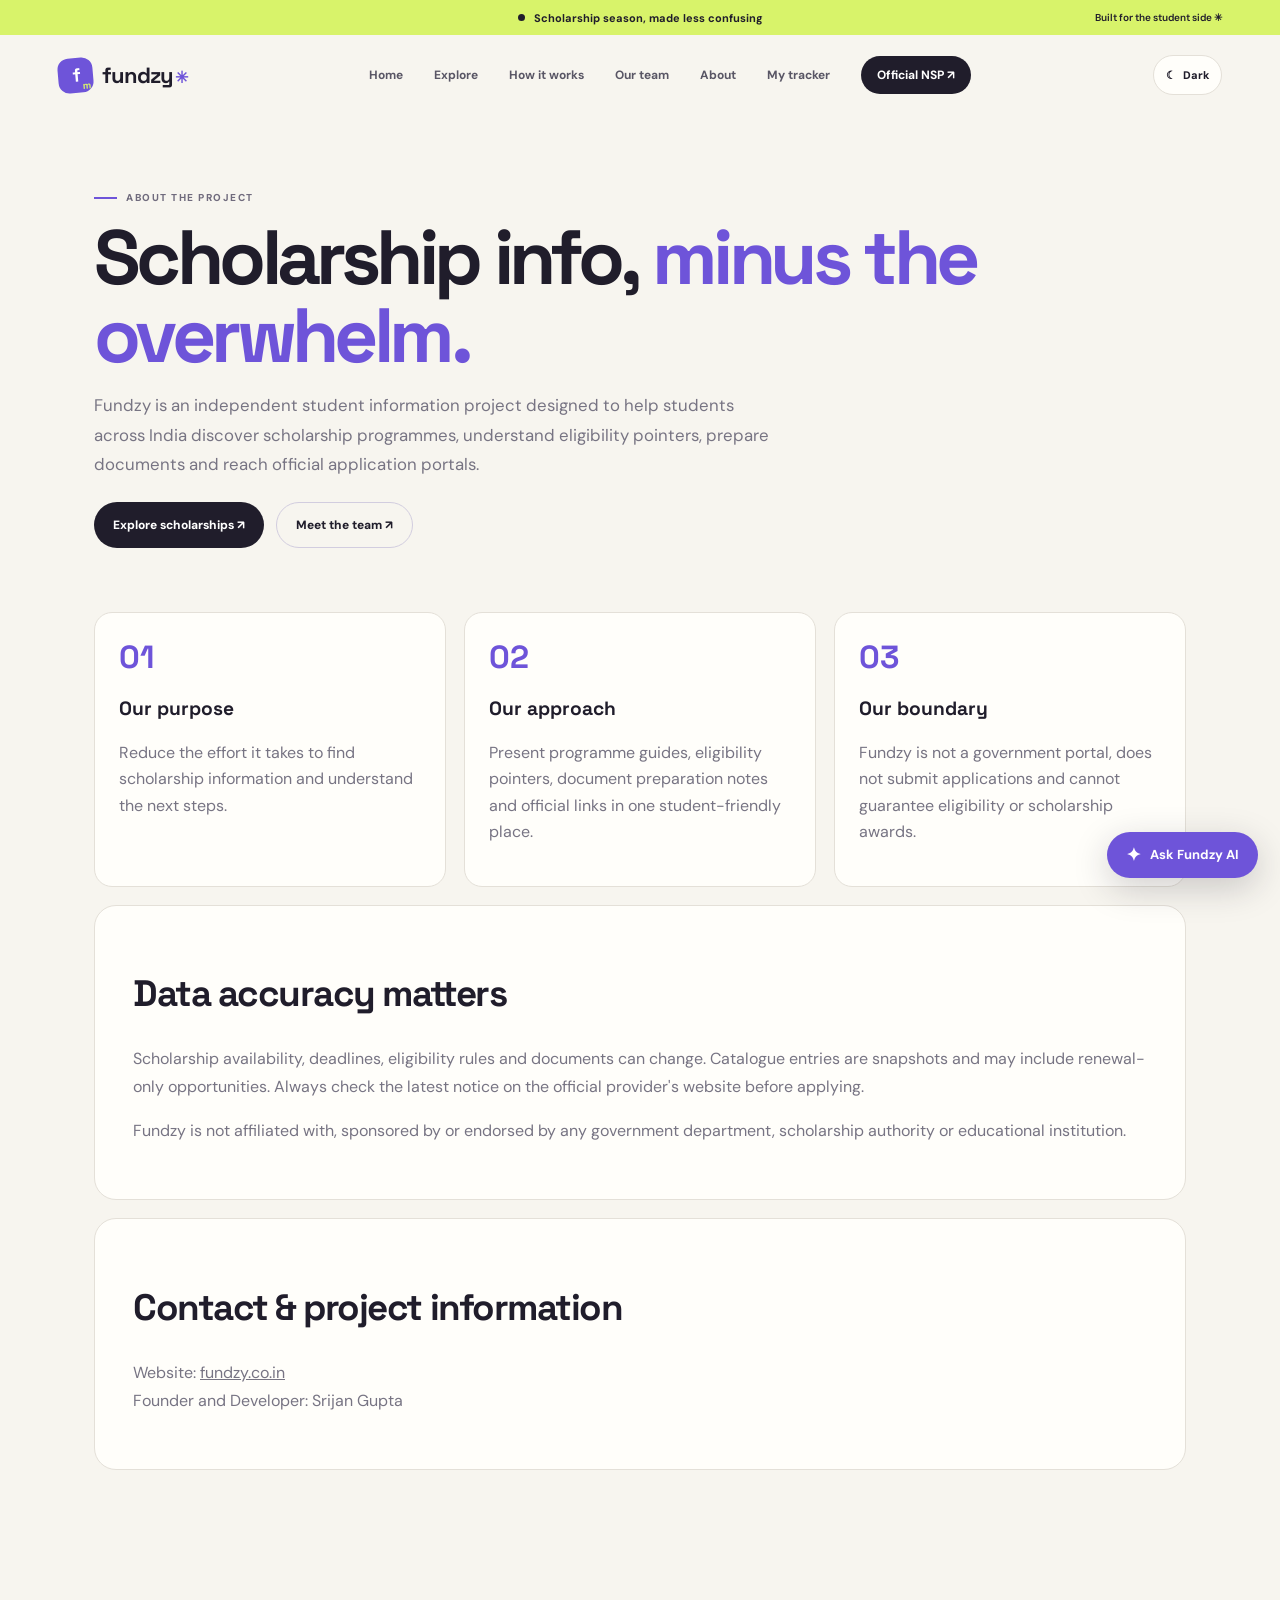
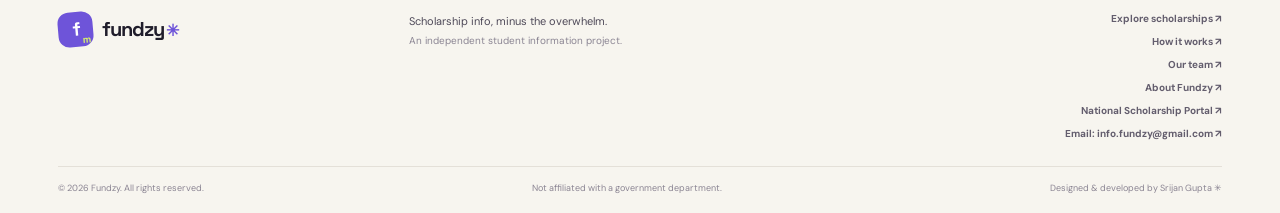
<file: about.html>
<!doctype html><html lang="en"><head><meta charset="utf-8"><meta name="viewport" content="width=device-width,initial-scale=1"><meta name="theme-color" content="#f7f5ef"><meta name="description" content="Learn about Fundzy, an independent student-built scholarship discovery platform for India."><title>About Fundzy | Fundzy</title><link rel="preconnect" href="https://fonts.googleapis.com"><link rel="preconnect" href="https://fonts.gstatic.com" crossorigin><link href="https://fonts.googleapis.com/css2?family=DM+Sans:wght@400;500;600;700&family=Space+Grotesk:wght@400;500;600;700&display=swap" rel="stylesheet"><link rel="stylesheet" href="styles.css"><link rel="stylesheet" href="chatbot/chatbot.css"></head><body class="aesthetic"><div class="announcement"><span class="announcement-dot"></span> Scholarship season, made less confusing <span class="announcement-right">Built for the student side ✳</span></div>
<header class="site-header"><a class="wordmark" href="index.html" aria-label="Fundzy home"><span class="logo-mark" aria-hidden="true">f<span>m</span></span><span>fundzy<span class="wordmark-dot">✳</span></span></a><nav class="main-nav" id="mainNav"><a href="index.html">Home</a><a href="explore.html">Explore</a><a href="how-it-works.html">How it works</a><a href="team.html">Our team</a><a href="about.html">About</a><a href="index.html#tracker">My tracker</a><a class="nav-official" href="https://scholarships.gov.in/All-Scholarships" target="_blank" rel="noopener noreferrer">Official NSP ↗</a></nav><div class="header-tools"><button class="theme-toggle" id="themeToggle" type="button" aria-label="Switch theme" title="Switch theme"><span class="theme-icon">☾</span><span class="theme-label">Dark</span></button><button class="mobile-menu" id="menuBtn" aria-label="Open navigation" aria-expanded="false" aria-controls="mainNav">☰</button></div></header><main><section class="page-hero"><div class="eyebrow"><span class="eyebrow-line"></span> ABOUT THE PROJECT</div><h1>Scholarship info, <span>minus the overwhelm.</span></h1><p>Fundzy is an independent student information project designed to help students across India discover scholarship programmes, understand eligibility pointers, prepare documents and reach official application portals.</p><div class="page-actions"><a class="button button-dark" href="explore.html">Explore scholarships ↗</a><a class="button button-outline" href="team.html">Meet the team ↗</a></div></section><section class="page-content"><div class="page-grid"><article class="page-feature"><div class="number">01</div><h3>Our purpose</h3><p>Reduce the effort it takes to find scholarship information and understand the next steps.</p></article><article class="page-feature"><div class="number">02</div><h3>Our approach</h3><p>Present programme guides, eligibility pointers, document preparation notes and official links in one student-friendly place.</p></article><article class="page-feature"><div class="number">03</div><h3>Our boundary</h3><p>Fundzy is not a government portal, does not submit applications and cannot guarantee eligibility or scholarship awards.</p></article></div><div class="page-panel"><h2>Data accuracy matters</h2><p>Scholarship availability, deadlines, eligibility rules and documents can change. Catalogue entries are snapshots and may include renewal-only opportunities. Always check the latest notice on the official provider's website before applying.</p><p>Fundzy is not affiliated with, sponsored by or endorsed by any government department, scholarship authority or educational institution.</p></div><div class="page-panel"><h2>Contact &amp; project information</h2><p>Website: <a href="https://fundzy.co.in/">fundzy.co.in</a><br>Founder and Developer: Srijan Gupta</p></div></section></main><footer class="site-footer"><div class="footer-main"><a class="wordmark footer-wordmark" href="index.html"><span class="logo-mark" aria-hidden="true">f<span>m</span></span><span>fundzy<span class="wordmark-dot">✳</span></span></a><p>Scholarship info, minus the overwhelm.<br><span>An independent student information project.</span></p><div class="footer-links"><a href="explore.html">Explore scholarships ↗</a><a href="how-it-works.html">How it works ↗</a><a href="team.html">Our team ↗</a><a href="about.html">About Fundzy ↗</a><a href="https://scholarships.gov.in/All-Scholarships" target="_blank" rel="noopener noreferrer">National Scholarship Portal ↗</a><a href="mailto:info.fundzy@gmail.com">Email: info.fundzy@gmail.com ↗</a></div></div><div class="footer-bottom"><span>© 2026 Fundzy. All rights reserved.</span><span>Not affiliated with a government department.</span><span>Designed &amp; developed by Srijan Gupta ✳</span></div></footer><div id="toast" role="status" aria-live="polite"></div><script src="site.js"></script><script defer src="chatbot/chatbot.js"></script></body></html>
</file>
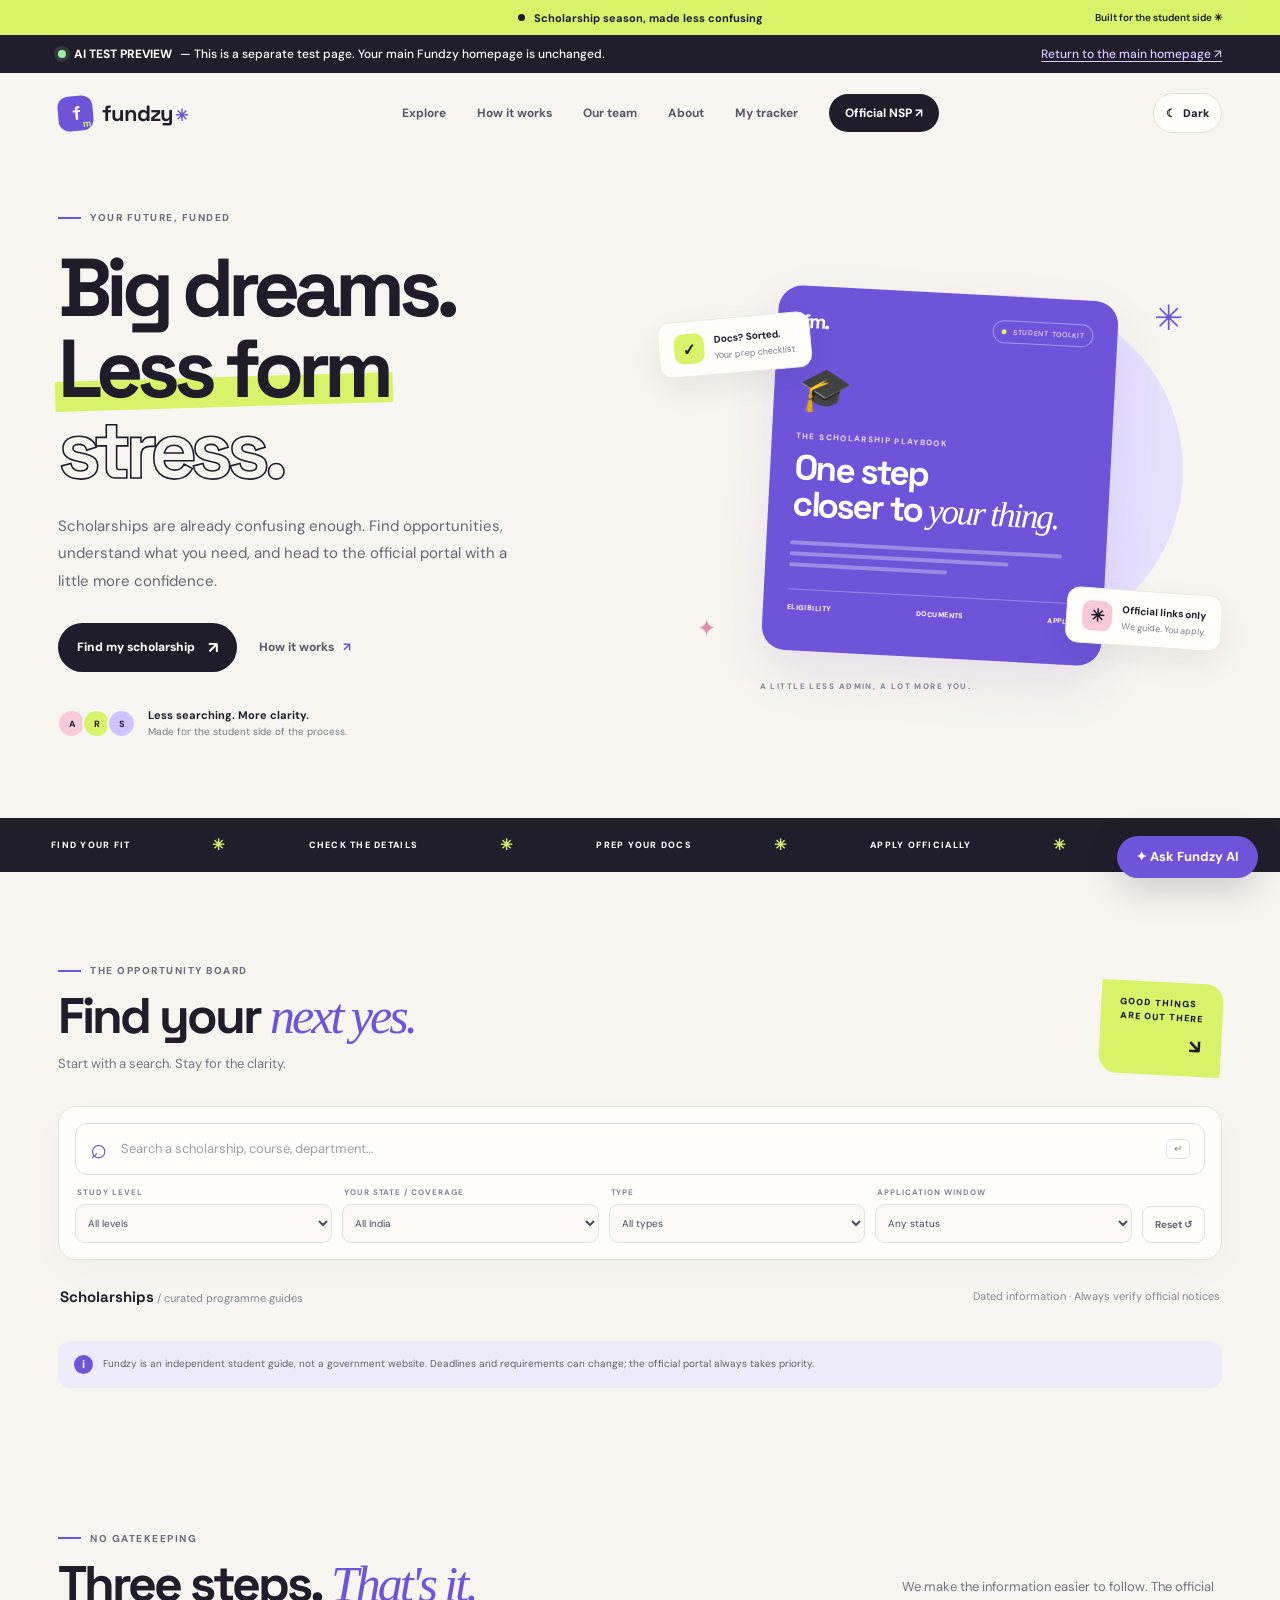
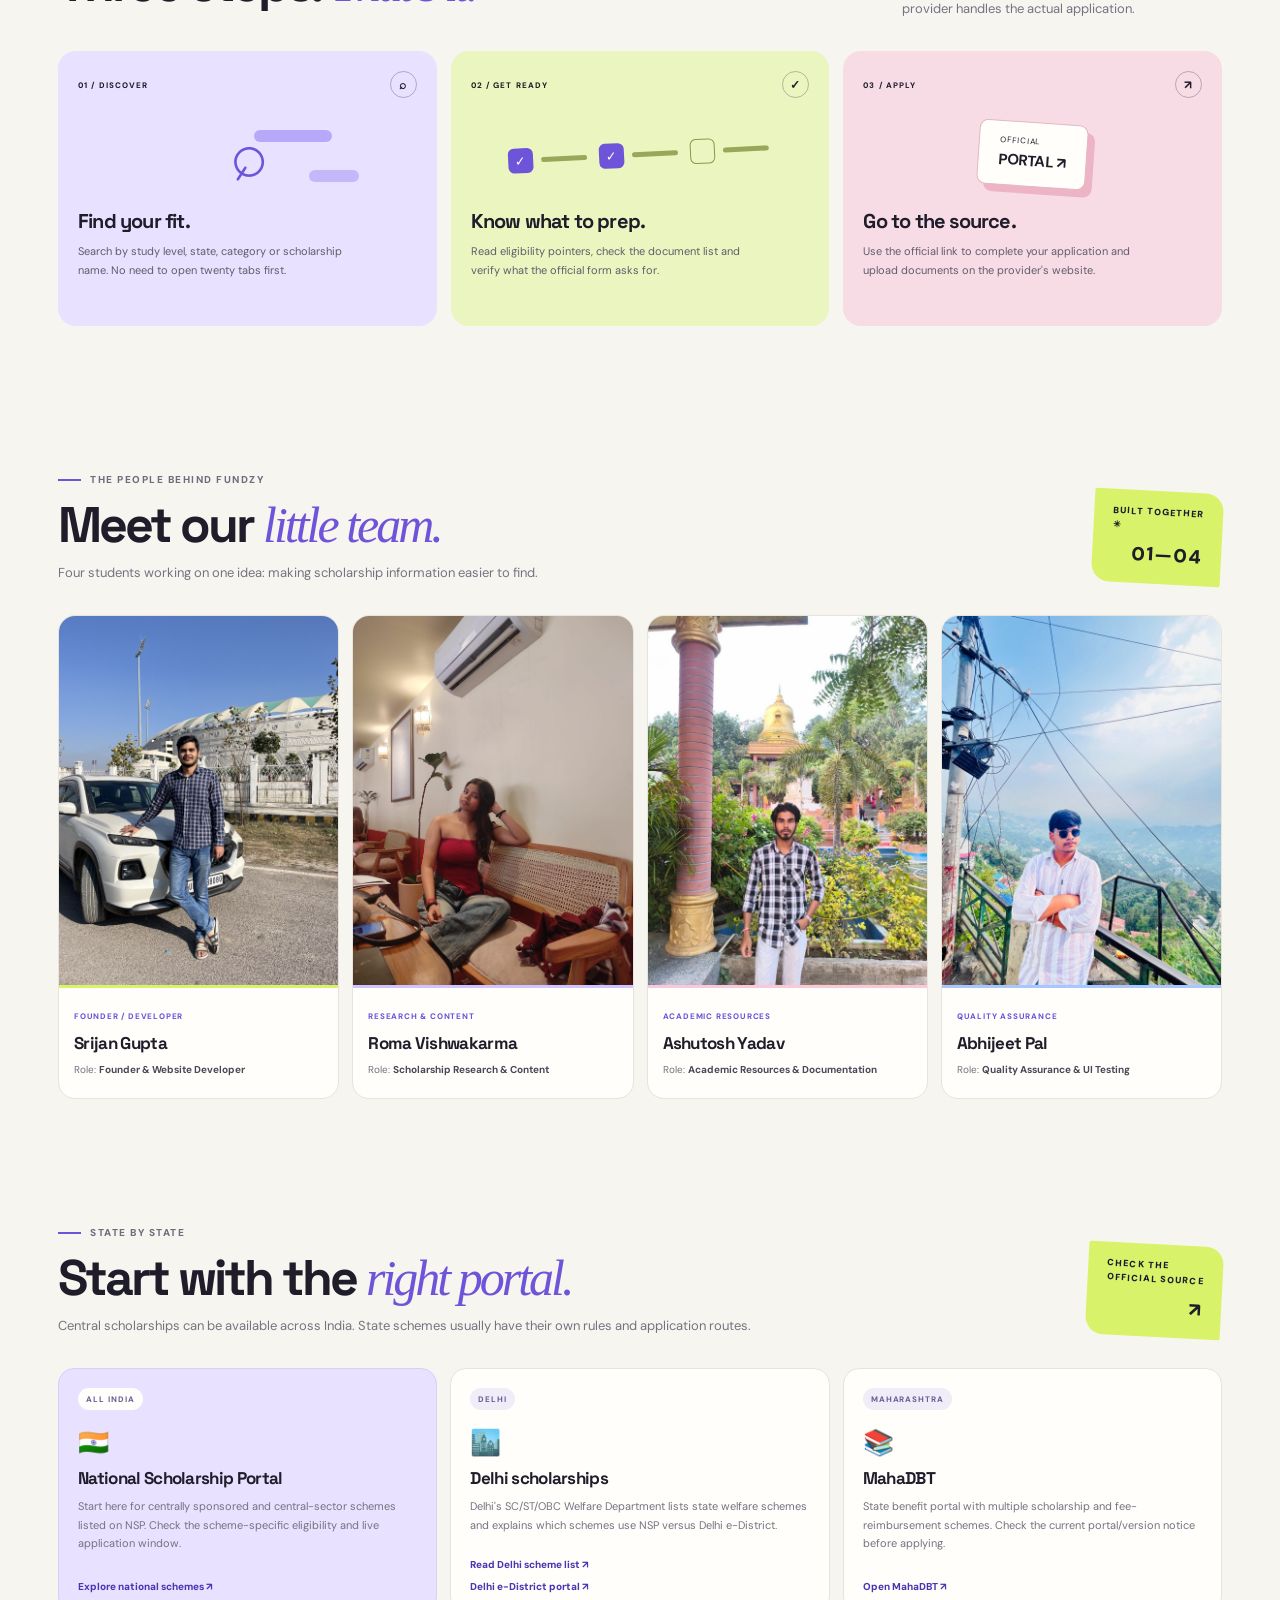
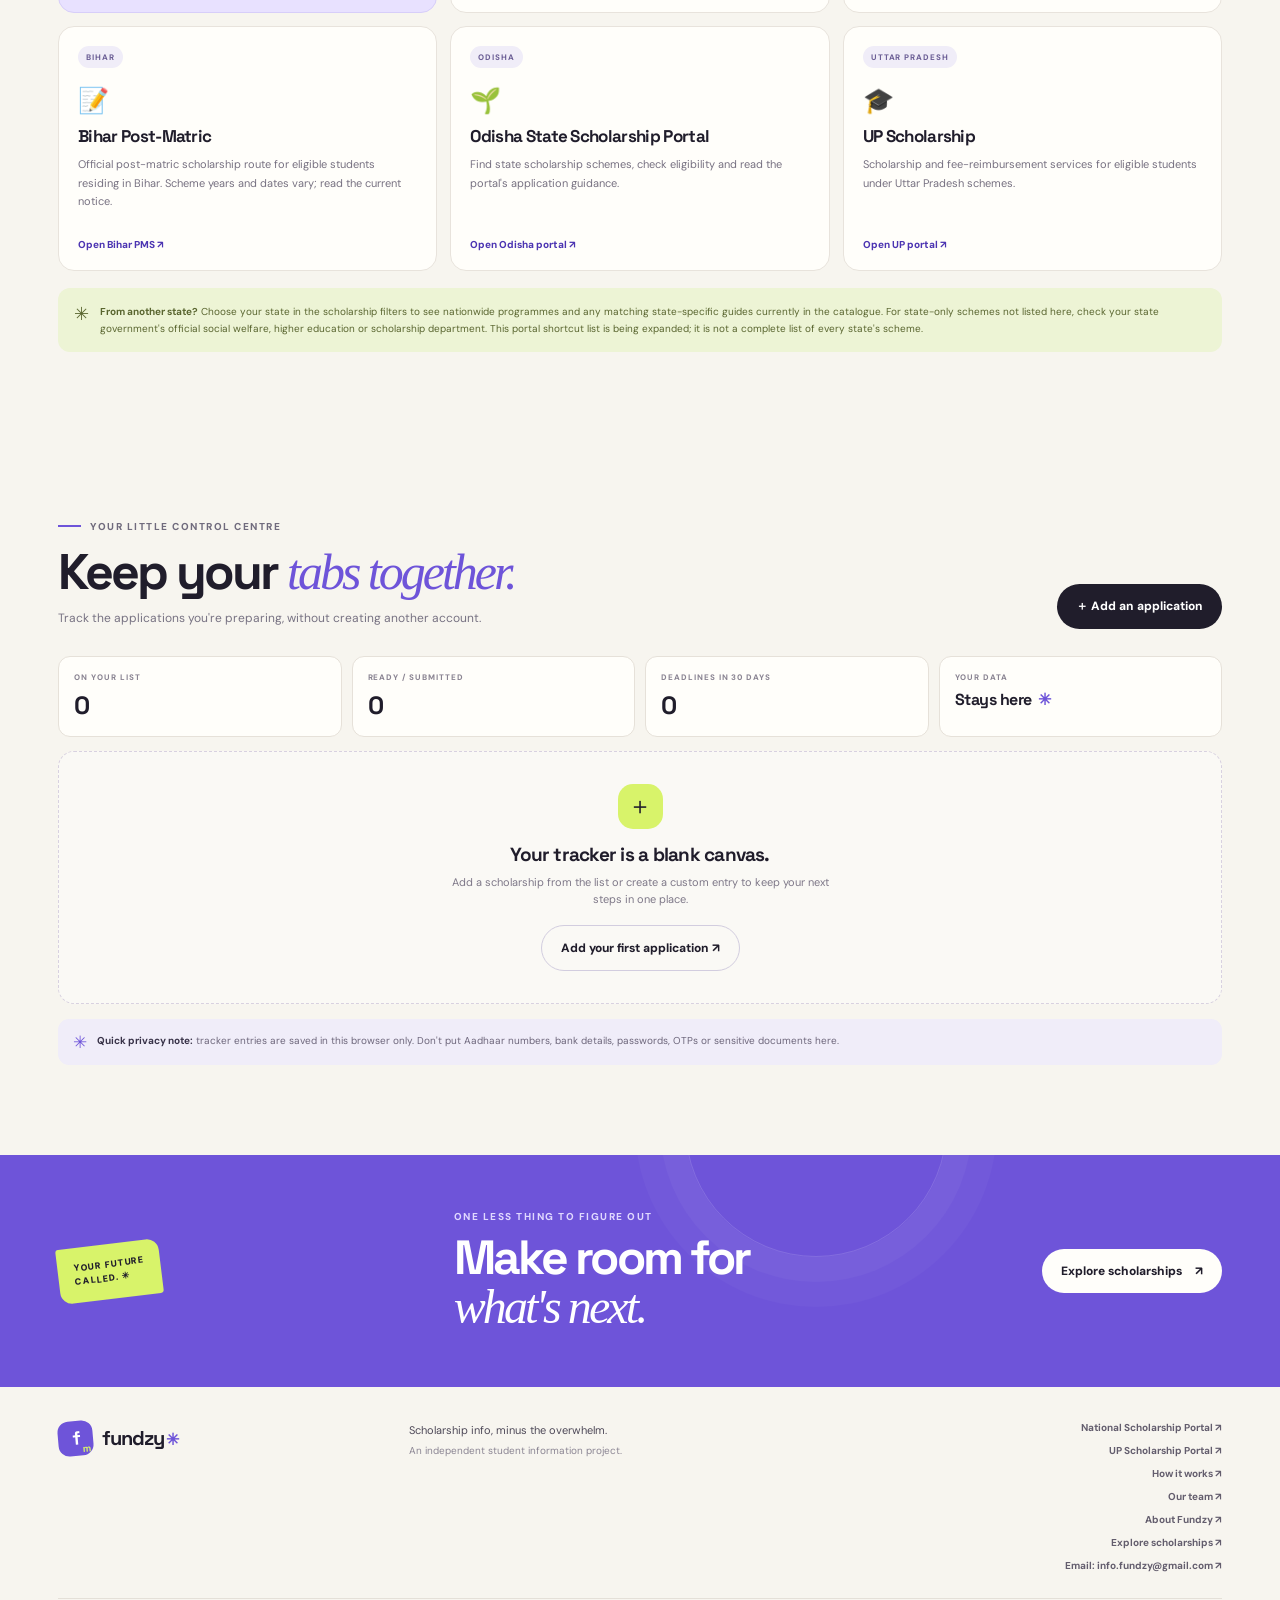
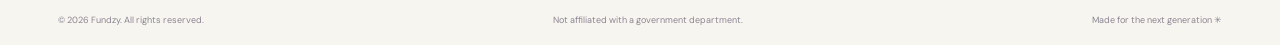
<file: ai-test.html>
<!doctype html>
<html lang="en">
<head>
<meta charset="utf-8"><meta name="viewport" content="width=device-width,initial-scale=1">
<meta name="theme-color" content="#f7f5ef"><meta name="description" content="Find scholarships, understand eligibility, prepare documents and apply through official scholarship portals.">
<meta name="robots" content="noindex, nofollow, noarchive">
<title>Fundzy AI Test Preview | Fundzy</title>
<link rel="preconnect" href="https://fonts.googleapis.com"><link rel="preconnect" href="https://fonts.gstatic.com" crossorigin>
<link href="https://fonts.googleapis.com/css2?family=DM+Sans:wght@400;500;600;700&family=Space+Grotesk:wght@400;500;600;700&display=swap" rel="stylesheet">
<link rel="stylesheet" href="styles.css">
<style>
.ai-test-notice{display:flex;flex-wrap:wrap;align-items:center;gap:8px;padding:10px 4.5%;background:#211e2c;color:#fff;font:500 12px/1.5 "DM Sans",sans-serif}.ai-test-notice a{color:#d8cbff;text-decoration:underline;text-underline-offset:3px;margin-left:auto}.ai-test-dot{width:8px;height:8px;border-radius:50%;background:#9cf0a8;box-shadow:0 0 0 4px #9cf0a822}@media(max-width:600px){.ai-test-notice{padding:10px 16px}.ai-test-notice a{margin-left:0;width:100%}}
</style>
</head>
<body class="aesthetic">
<div class="announcement"><span class="announcement-dot"></span> Scholarship season, made less confusing <span class="announcement-right">Built for the student side ✳</span></div>
<div class="ai-test-notice" role="status">
  <span class="ai-test-dot" aria-hidden="true"></span>
  <strong>AI TEST PREVIEW</strong> — This is a separate test page. Your main Fundzy homepage is unchanged.
  <a href="index.html">Return to the main homepage ↗</a>
</div>
<header class="site-header">
<a class="wordmark" href="#home" aria-label="Fundzy home"><span class="logo-mark" aria-hidden="true">f<span>m</span></span><span>fundzy<span class="wordmark-dot">✳</span></span></a>
<nav class="main-nav" id="mainNav"><a href="explore.html">Explore</a><a href="how-it-works.html">How it works</a><a href="team.html">Our team</a><a href="about.html">About</a><a href="#tracker">My tracker</a><a class="nav-official" href="https://scholarships.gov.in/All-Scholarships" target="_blank" rel="noopener noreferrer">Official NSP ↗</a></nav>
<div class="header-tools"><button class="theme-toggle" id="themeToggle" type="button" aria-label="Switch to dark mode" title="Switch theme"><span class="theme-icon" aria-hidden="true">☾</span><span class="theme-label">Dark</span></button><button class="mobile-menu" id="menuBtn" aria-label="Open navigation" aria-expanded="false" aria-controls="mainNav">☰</button></div>
</header>
<main>
<section class="hero" id="home">
<div class="hero-copy"><div class="eyebrow"><span class="eyebrow-line"></span> YOUR FUTURE, FUNDED</div>
<h1>Big dreams.<br><span class="headline-highlight">Less form</span><span class="headline-outline"> stress.</span></h1>
<p class="hero-intro">Scholarships are already confusing enough. Find opportunities, understand what you need, and head to the official portal with a little more confidence.</p>
<div class="hero-actions"><a class="button button-dark" href="explore.html">Find my scholarship <span>↗</span></a><a class="text-link" href="how-it-works.html">How it works <span>↗</span></a></div>
<div class="hero-proof"><div class="avatar-stack"><span>A</span><span>R</span><span>S</span></div><p><b>Less searching. More clarity.</b><br><span>Made for the student side of the process.</span></p></div></div>
<div class="hero-art" aria-label="Decorative scholarship notebook illustration"><div class="art-sun"></div><div class="art-spark spark-one">✳</div><div class="art-spark spark-two">✦</div>
<div class="floating-note note-top"><span class="note-check">✓</span><span><b>Docs? Sorted.</b><small>Your prep checklist</small></span></div>
<div class="hero-card"><div class="hero-card-top"><span class="mini-brand">fm.</span><span class="live-pill"><i></i> STUDENT TOOLKIT</span></div><div class="card-emoji">🎓</div><div class="hero-card-label">THE SCHOLARSHIP PLAYBOOK</div><h2>One step<br>closer to <em>your thing.</em></h2><div class="playbook-lines"><span></span><span></span><span></span></div><div class="card-footer"><span>ELIGIBILITY</span><span>DOCUMENTS</span><span>APPLY ↗</span></div></div>
<div class="floating-note note-bottom"><span class="note-star">✳</span><span><b>Official links only</b><small>We guide. You apply.</small></span></div><div class="art-caption">A LITTLE LESS ADMIN, A LOT MORE YOU.</div></div>
</section>
<section class="marquee-strip"><span>FIND YOUR FIT</span><b>✳</b><span>CHECK THE DETAILS</span><b>✳</b><span>PREP YOUR DOCS</span><b>✳</b><span>APPLY OFFICIALLY</span><b>✳</b><span>FIND YOUR FIT</span></section>
<section class="explore-section section-shell" id="explore">
<div class="section-heading"><div><div class="eyebrow"><span class="eyebrow-line"></span> THE OPPORTUNITY BOARD</div><h2>Find your <span>next yes.</span></h2><p>Start with a search. Stay for the clarity.</p></div><div class="heading-sticker">GOOD THINGS<br>ARE OUT THERE <span>↘</span></div></div>
<div class="search-panel"><label class="search-box"><span class="search-icon">⌕</span><input id="searchInput" type="search" placeholder="Search a scholarship, course, department…" aria-label="Search scholarships"><kbd>↵</kbd></label>
<div class="filter-row"><label><span>STUDY LEVEL</span><select id="levelFilter"><option value="">All levels</option><option>School</option><option>Undergraduate</option><option>Postgraduate</option><option>Research</option><option>Diploma / Technical</option></select></label>
<label><span>YOUR STATE / COVERAGE</span><select id="stateFilter">
<option value="">All India</option><option>Andhra Pradesh</option><option>Arunachal Pradesh</option><option>Assam</option><option>Bihar</option><option>Chhattisgarh</option><option>Goa</option><option>Gujarat</option><option>Haryana</option><option>Himachal Pradesh</option><option>Jharkhand</option><option>Karnataka</option><option>Kerala</option><option>Madhya Pradesh</option><option>Maharashtra</option><option>Manipur</option><option>Meghalaya</option><option>Mizoram</option><option>Nagaland</option><option>Odisha</option><option>Punjab</option><option>Rajasthan</option><option>Sikkim</option><option>Tamil Nadu</option><option>Telangana</option><option>Tripura</option><option>Uttar Pradesh</option><option>Uttarakhand</option><option>West Bengal</option><option>Andaman &amp; Nicobar Islands</option><option>Chandigarh</option><option>Dadra &amp; Nagar Haveli and Daman &amp; Diu</option><option>Delhi</option><option>Jammu &amp; Kashmir</option><option>Ladakh</option><option>Lakshadweep</option><option>Puducherry</option>
</select></label>
<label><span>TYPE</span><select id="categoryFilter"><option value="">All types</option><option>Merit-based</option><option>Welfare-based</option><option>State scheme</option></select></label>
<label><span>APPLICATION WINDOW</span><select id="windowFilter"><option value="">Any status</option><option value="open">Listed open</option><option value="check">Check official notice</option></select></label><button id="resetBtn" class="reset-button">Reset ↺</button></div></div>
<div class="results-heading"><div><span class="results-count" id="resultCount">Scholarships</span><span class="results-sub"> / curated programme guides</span></div><span class="snapshot-note">Dated information · Always verify official notices</span></div>
<div id="programGrid" class="program-grid"></div><div class="directory-footnote"><span class="footnote-icon">i</span><p>Fundzy is an independent student guide, not a government website. Deadlines and requirements can change; the official portal always takes priority.</p></div>
</section>
<section class="how-section section-shell" id="how"><div class="section-heading compact"><div><div class="eyebrow"><span class="eyebrow-line"></span> NO GATEKEEPING</div><h2>Three steps. <span>That's it.</span></h2></div><p>We make the information easier to follow. The official provider handles the actual application.</p></div>
<div class="how-grid"><article class="how-card how-purple"><div class="step-top"><span>01 / DISCOVER</span><span class="step-icon">⌕</span></div><div class="step-illustration search-illo"><span>⌕</span><i></i><i></i></div><h3>Find your fit.</h3><p>Search by study level, state, category or scholarship name. No need to open twenty tabs first.</p></article>
<article class="how-card how-lime"><div class="step-top"><span>02 / GET READY</span><span class="step-icon">✓</span></div><div class="step-illustration checklist-illo"><span>✓</span><i></i><span>✓</span><i></i><span class="empty-check"></span><i></i></div><h3>Know what to prep.</h3><p>Read eligibility pointers, check the document list and verify what the official form asks for.</p></article>
<article class="how-card how-pink"><div class="step-top"><span>03 / APPLY</span><span class="step-icon">↗</span></div><div class="step-illustration apply-illo"><div>OFFICIAL<br><b>PORTAL ↗</b></div></div><h3>Go to the source.</h3><p>Use the official link to complete your application and upload documents on the provider's website.</p></article></div></section>
<section class="team-section section-shell" id="team">
  <div class="section-heading compact"><div><div class="eyebrow"><span class="eyebrow-line"></span> THE PEOPLE BEHIND FUNDZY</div><h2>Meet our <span>little team.</span></h2><p>Four students working on one idea: making scholarship information easier to find.</p></div><div class="heading-sticker">BUILT TOGETHER<br>✳ <span>01—04</span></div></div>
  <div class="team-grid">
    <article class="team-card"><div class="team-photo-placeholder"><img class="team-photo" src="images/member-1.jpg" alt="Srijan Gupta" loading="lazy" decoding="async"></div><div class="team-card-copy"><span class="team-role">FOUNDER / DEVELOPER</span><h3>Srijan Gupta</h3><p class="team-bio">Role: <b>Founder &amp; Website Developer</b></p></div></article>
    <article class="team-card"><div class="team-photo-placeholder"><img class="team-photo" src="images/member-2.jpg" alt="Roma Vishwakarma" loading="lazy" decoding="async"></div><div class="team-card-copy"><span class="team-role">RESEARCH &amp; CONTENT</span><h3>Roma Vishwakarma</h3><p class="team-bio">Role: <b>Scholarship Research &amp; Content</b></p></div></article>
    <article class="team-card"><div class="team-photo-placeholder"><img class="team-photo" src="images/member-3.jpg" alt="Ashutosh Yadav" loading="lazy" decoding="async"></div><div class="team-card-copy"><span class="team-role">ACADEMIC RESOURCES</span><h3>Ashutosh Yadav</h3><p class="team-bio">Role: <b>Academic Resources &amp; Documentation</b></p></div></article>
    <article class="team-card"><div class="team-photo-placeholder"><img class="team-photo" src="images/member-4.jpg" alt="Abhijeet Pal" loading="lazy" decoding="async"></div><div class="team-card-copy"><span class="team-role">QUALITY ASSURANCE</span><h3>Abhijeet Pal</h3><p class="team-bio">Role: <b>Quality Assurance &amp; UI Testing</b></p></div></article>
  </div>
</section>
<section class="portal-section section-shell" id="state-portals">
  <div class="section-heading compact"><div><div class="eyebrow"><span class="eyebrow-line"></span> STATE BY STATE</div><h2>Start with the <span>right portal.</span></h2><p>Central scholarships can be available across India. State schemes usually have their own rules and application routes.</p></div><div class="heading-sticker">CHECK THE<br>OFFICIAL SOURCE <span>↗</span></div></div>
  <div class="portal-grid">
    <article class="portal-card portal-featured"><span class="portal-tag">ALL INDIA</span><div class="portal-symbol">🇮🇳</div><h3>National Scholarship Portal</h3><p>Start here for centrally sponsored and central-sector schemes listed on NSP. Check the scheme-specific eligibility and live application window.</p><a href="https://scholarships.gov.in/All-Scholarships" target="_blank" rel="noopener noreferrer">Explore national schemes ↗</a></article>
    <article class="portal-card"><span class="portal-tag">DELHI</span><div class="portal-symbol">🏙️</div><h3>Delhi scholarships</h3><p>Delhi's SC/ST/OBC Welfare Department lists state welfare schemes and explains which schemes use NSP versus Delhi e-District.</p><a href="https://scstwelfare.delhi.gov.in/scstwelfare/services-schemes" target="_blank" rel="noopener noreferrer">Read Delhi scheme list ↗</a><a class="portal-secondary" href="https://edistrict.delhigovt.nic.in/" target="_blank" rel="noopener noreferrer">Delhi e-District portal ↗</a></article>
    <article class="portal-card"><span class="portal-tag">MAHARASHTRA</span><div class="portal-symbol">📚</div><h3>MahaDBT</h3><p>State benefit portal with multiple scholarship and fee-reimbursement schemes. Check the current portal/version notice before applying.</p><a href="https://mahadbt.maharashtra.gov.in/" target="_blank" rel="noopener noreferrer">Open MahaDBT ↗</a></article>
    <article class="portal-card"><span class="portal-tag">BIHAR</span><div class="portal-symbol">📝</div><h3>Bihar Post-Matric</h3><p>Official post-matric scholarship route for eligible students residing in Bihar. Scheme years and dates vary; read the current notice.</p><a href="https://pmsonline.bihar.gov.in/" target="_blank" rel="noopener noreferrer">Open Bihar PMS ↗</a></article>
    <article class="portal-card"><span class="portal-tag">ODISHA</span><div class="portal-symbol">🌱</div><h3>Odisha State Scholarship Portal</h3><p>Find state scholarship schemes, check eligibility and read the portal's application guidance.</p><a href="https://scholarship.odisha.gov.in/" target="_blank" rel="noopener noreferrer">Open Odisha portal ↗</a></article>
    <article class="portal-card"><span class="portal-tag">UTTAR PRADESH</span><div class="portal-symbol">🎓</div><h3>UP Scholarship</h3><p>Scholarship and fee-reimbursement services for eligible students under Uttar Pradesh schemes.</p><a href="https://scholarship.up.gov.in/" target="_blank" rel="noopener noreferrer">Open UP portal ↗</a></article>
  </div>
  <div class="portal-disclaimer"><span>✳</span><p><b>From another state?</b> Choose your state in the scholarship filters to see nationwide programmes and any matching state-specific guides currently in the catalogue. For state-only schemes not listed here, check your state government's official social welfare, higher education or scholarship department. This portal shortcut list is being expanded; it is not a complete list of every state's scheme.</p></div>
</section>
<section class="tracker-section section-shell" id="tracker"><div class="tracker-header"><div><div class="eyebrow"><span class="eyebrow-line"></span> YOUR LITTLE CONTROL CENTRE</div><h2>Keep your <span>tabs together.</span></h2><p>Track the applications you're preparing, without creating another account.</p></div><button id="addManual" class="button button-dark">＋ Add an application</button></div>
<div class="tracker-stats"><div><span>ON YOUR LIST</span><b id="trackedCount">0</b></div><div><span>READY / SUBMITTED</span><b id="readyCount">0</b></div><div><span>DEADLINES IN 30 DAYS</span><b id="deadlineCount">0</b></div><div class="tracker-privacy"><span>YOUR DATA</span><b>Stays here <i>✳</i></b></div></div>
<div id="trackerList"></div><div id="emptyTracker" class="tracker-empty"><div class="empty-doodle">＋</div><h3>Your tracker is a blank canvas.</h3><p>Add a scholarship from the list or create a custom entry to keep your next steps in one place.</p><button id="firstAdd" class="button button-outline">Add your first application ↗</button></div>
<div class="privacy-note"><span>✳</span><p><b>Quick privacy note:</b> tracker entries are saved in this browser only. Don't put Aadhaar numbers, bank details, passwords, OTPs or sensitive documents here.</p></div></section>
<section class="final-cta"><div class="cta-sticker">YOUR FUTURE<br>CALLED. ✳</div><div><div class="eyebrow">ONE LESS THING TO FIGURE OUT</div><h2>Make room for<br><em>what's next.</em></h2></div><a class="button button-light" href="explore.html">Explore scholarships <span>↗</span></a></section>
</main>
<footer class="site-footer"><div class="footer-main"><a class="wordmark footer-wordmark" href="#home"><span class="logo-mark" aria-hidden="true">f<span>m</span></span><span>fundzy<span class="wordmark-dot">✳</span></span></a><p>Scholarship info, minus the overwhelm.<br><span>An independent student information project.</span></p><div class="footer-links"><a href="https://scholarships.gov.in/All-Scholarships" target="_blank" rel="noopener noreferrer">National Scholarship Portal ↗</a><a href="https://scholarship.up.gov.in/" target="_blank" rel="noopener noreferrer">UP Scholarship Portal ↗</a><a href="how-it-works.html">How it works ↗</a><a href="team.html">Our team ↗</a><a href="about.html">About Fundzy ↗</a><a href="explore.html">Explore scholarships ↗</a><a href="mailto:info.fundzy@gmail.com">Email: info.fundzy@gmail.com ↗</a></div></div><div class="footer-bottom"><span>© 2026 Fundzy. All rights reserved.</span><span>Not affiliated with a government department.</span><span>Made for the next generation ✳</span></div></footer>
<dialog id="detailDialog" class="modal detail-modal"><div class="modal-head"><div><span class="eyebrow">THE SCHOLARSHIP BREAKDOWN</span><h2 id="detailName"></h2><p id="detailProvider" class="muted"></p></div><button id="closeDetail" class="close" aria-label="Close">×</button></div><div id="detailBody"></div><div class="modal-actions"><button id="detailTrack" class="button button-dark">＋ Add to tracker</button><a id="detailOfficial" class="button button-lime" href="#" target="_blank" rel="noopener noreferrer">Apply on official site ↗</a></div></dialog>
<dialog id="appDialog" class="modal app-modal"><form id="appForm" method="dialog"><div class="modal-head"><div><span class="eyebrow">YOUR APPLICATION SPACE</span><h2 id="appDialogTitle">Add an application</h2></div><button type="button" id="closeApp" class="close">×</button></div>
<input type="hidden" id="appId" value=""><label>Scholarship / application name<input id="appName" required maxlength="140" placeholder="e.g. UP Post-Matric Scholarship"></label><label>Official application URL (optional)<input id="appUrl" type="url" placeholder="https://…"></label><div class="two-col"><label>Study level<select id="appLevel"><option>School</option><option>Undergraduate</option><option>Postgraduate</option><option>Research</option><option>Diploma / Technical</option><option>Other</option></select></label><label>Deadline (verify first)<input id="appDeadline" type="date"></label></div>
<label>Status<select id="appStatus"><option>Interested</option><option>Preparing documents</option><option>Ready to apply</option><option>Submitted</option><option>Under review</option><option>Approved</option><option>Not selected</option><option>Closed / withdrawn</option></select></label><label>Notes (no sensitive information)<textarea id="appNotes" rows="2" maxlength="500" placeholder="Next action or notice reference"></textarea></label><div class="modal-actions"><button type="button" id="cancelApp" class="button button-outline">Cancel</button><button type="submit" class="button button-dark">Save application</button></div></form></dialog>
<div id="toast" role="status" aria-live="polite"></div>
<script src="data.js"></script><script src="nsp-2026.js"></script><script src="app.js"></script><link rel="stylesheet" href="chatbot/chatbot.css"><script defer src="chatbot/chatbot-test.js"></script>
</body></html>
</file>
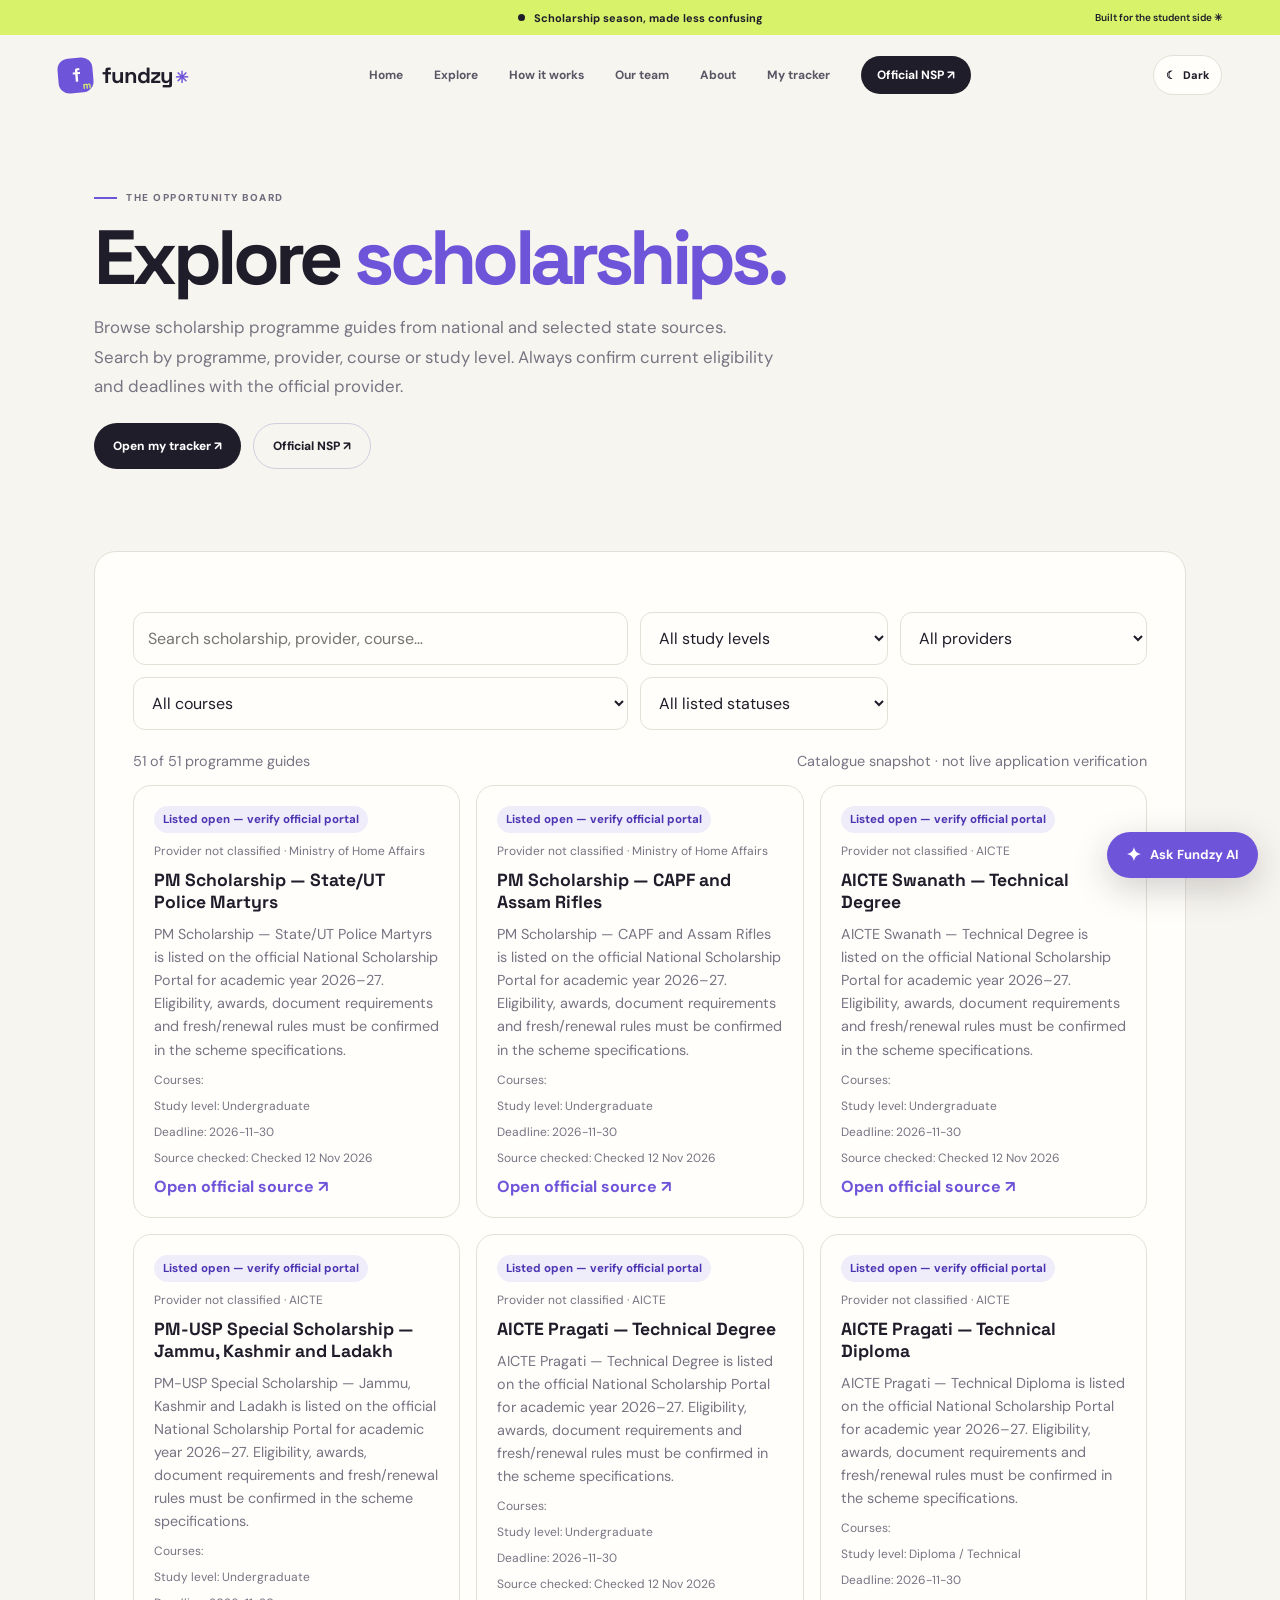
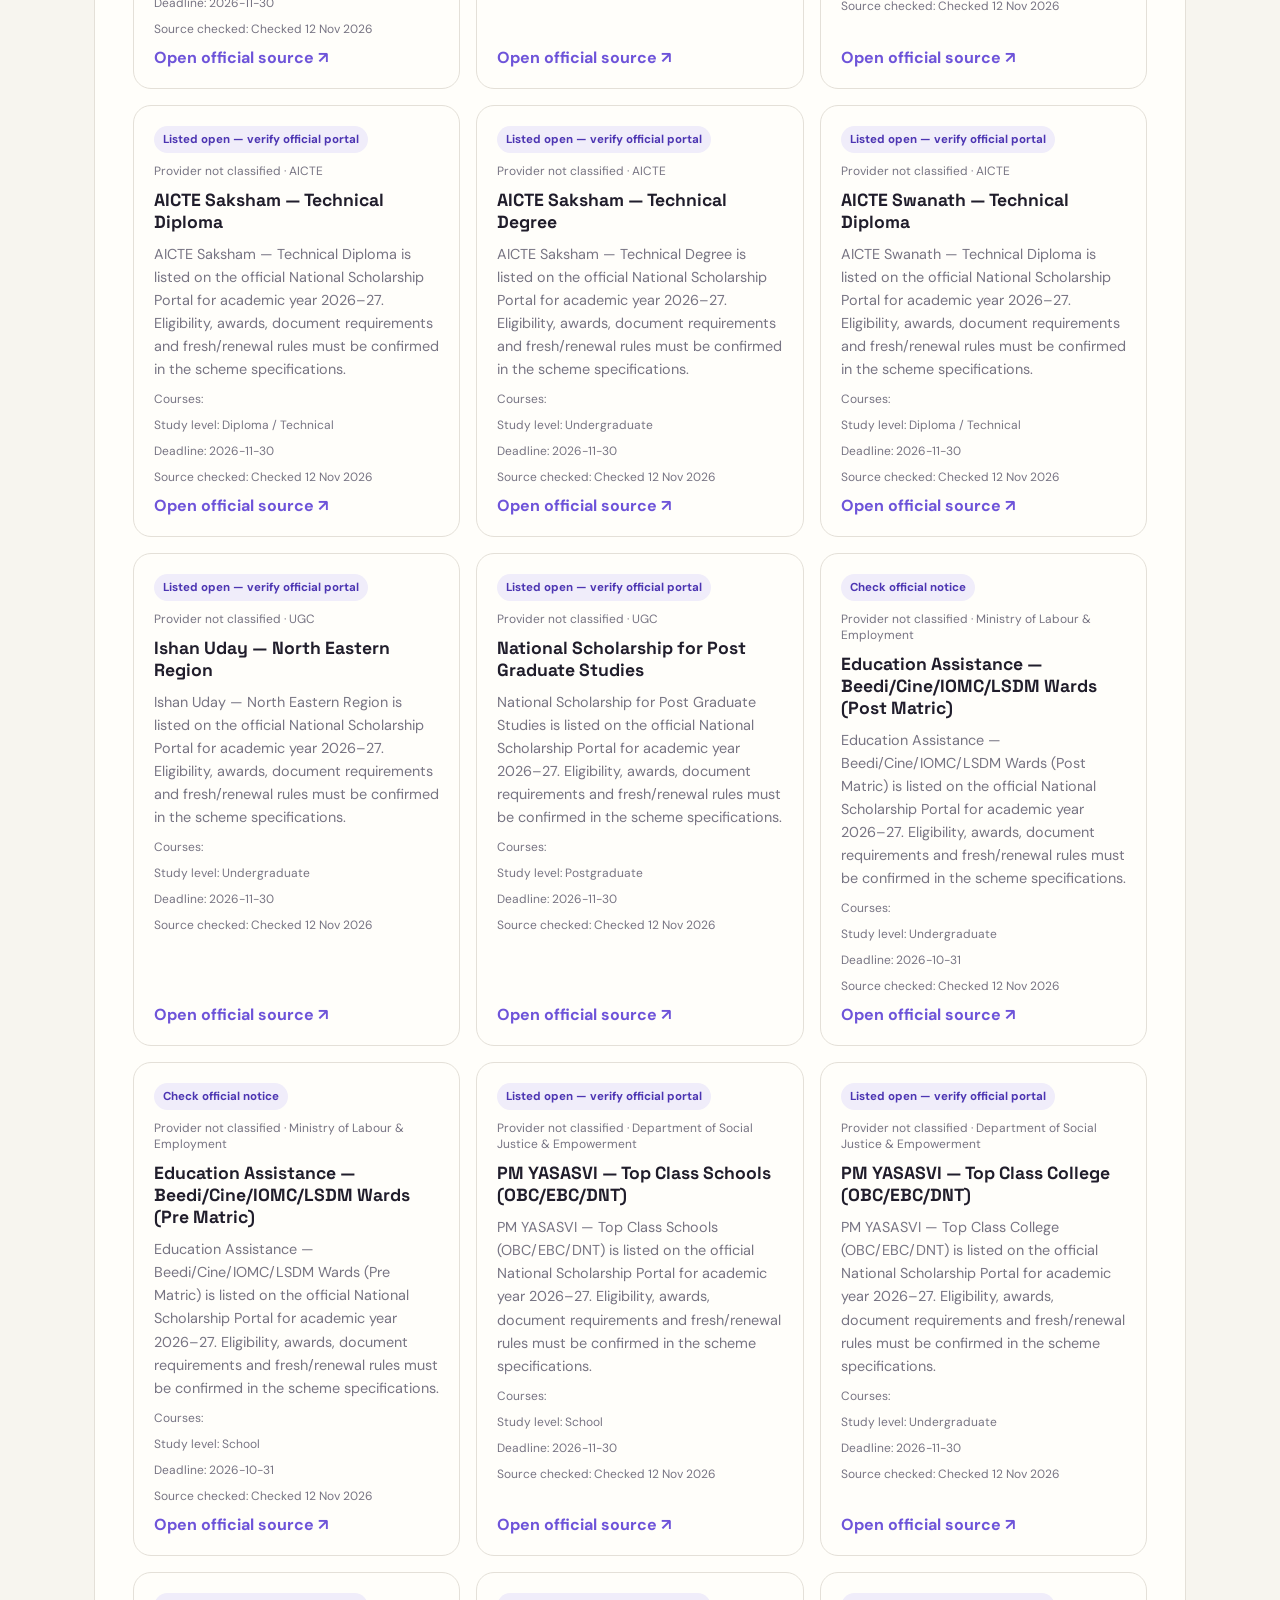
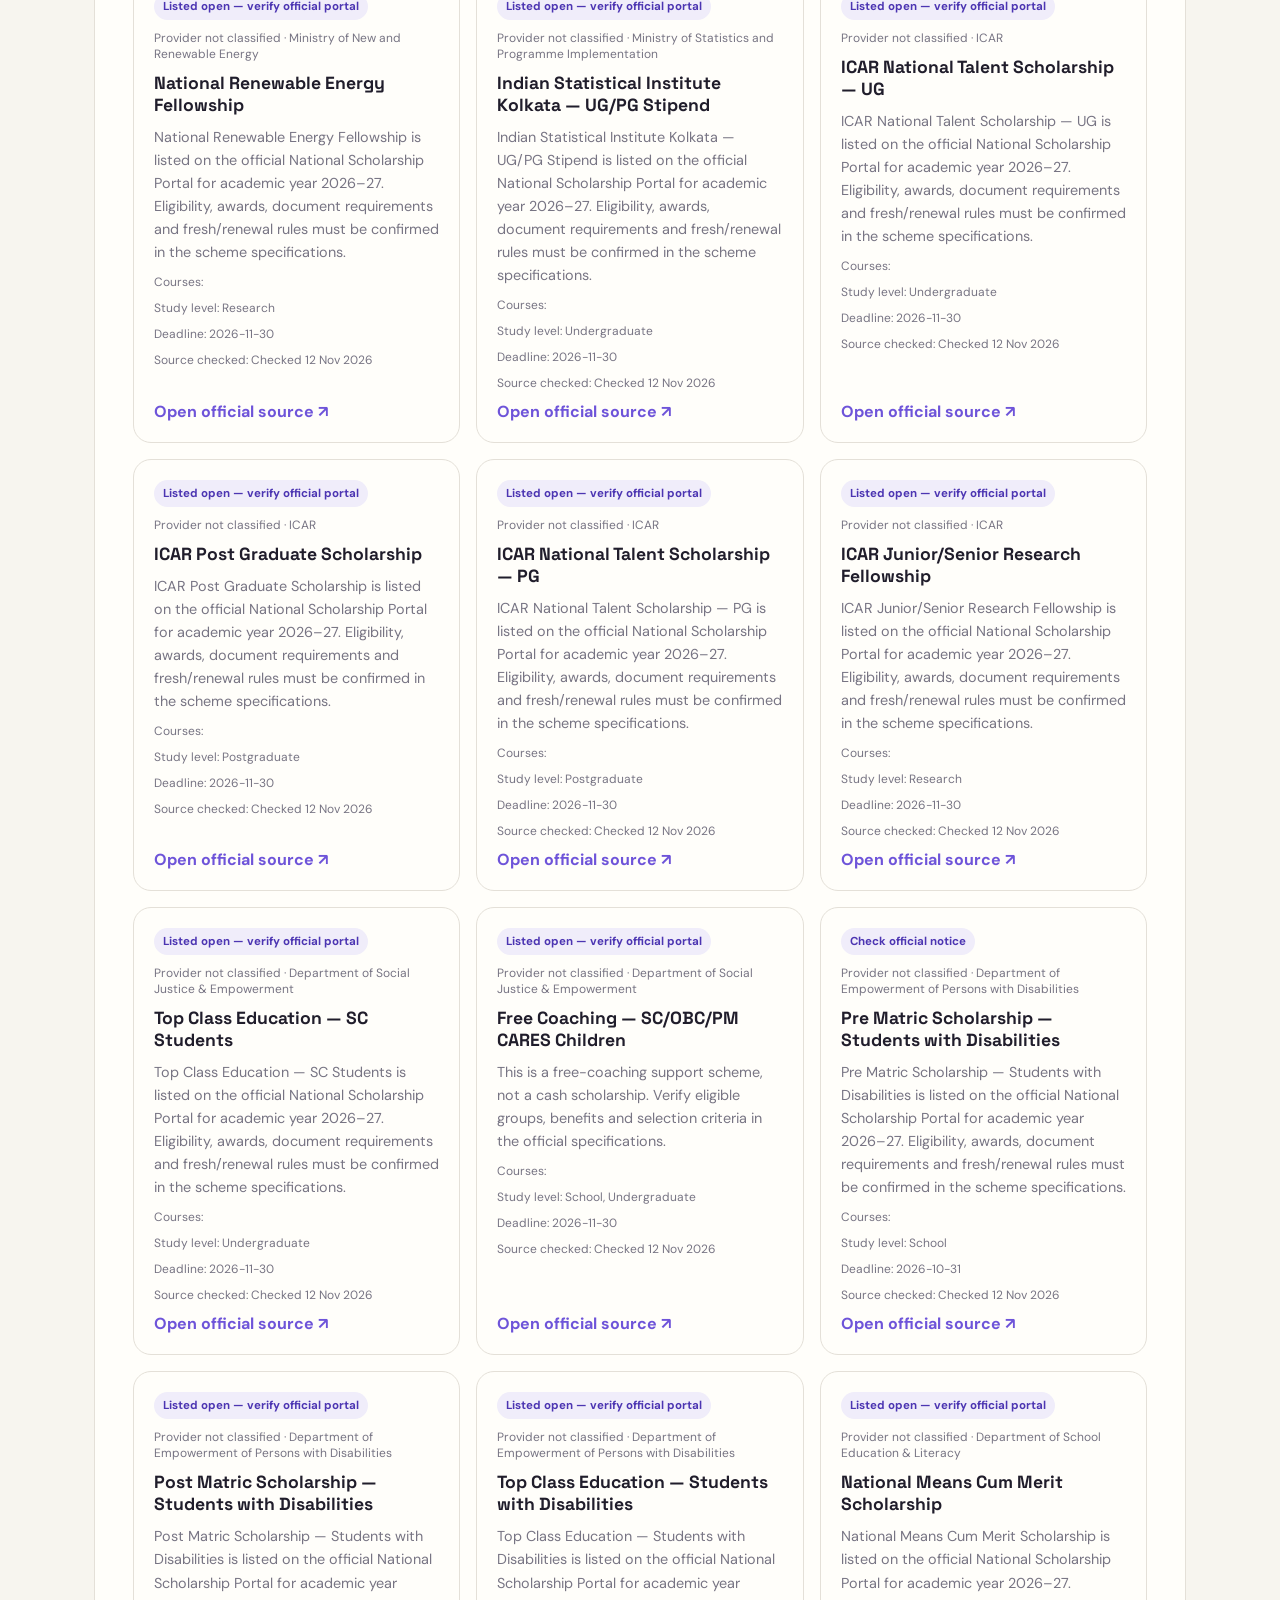
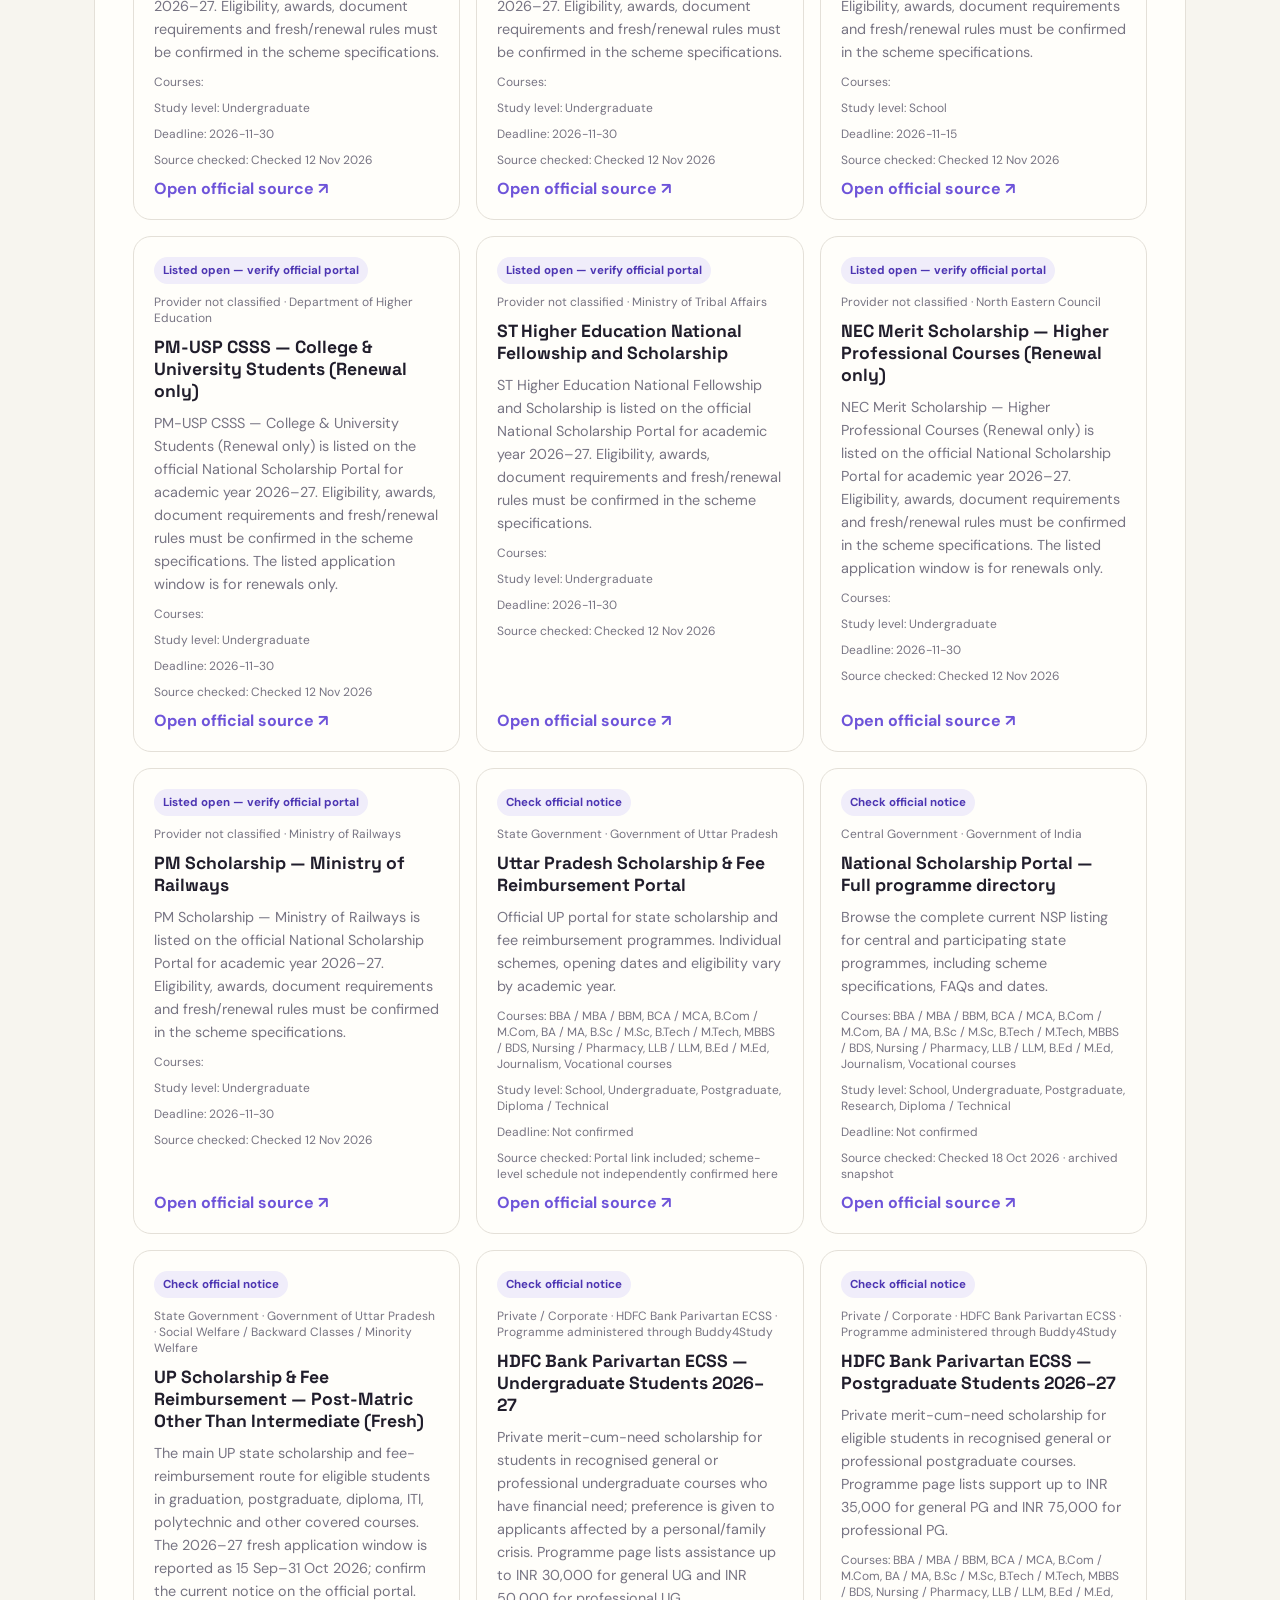
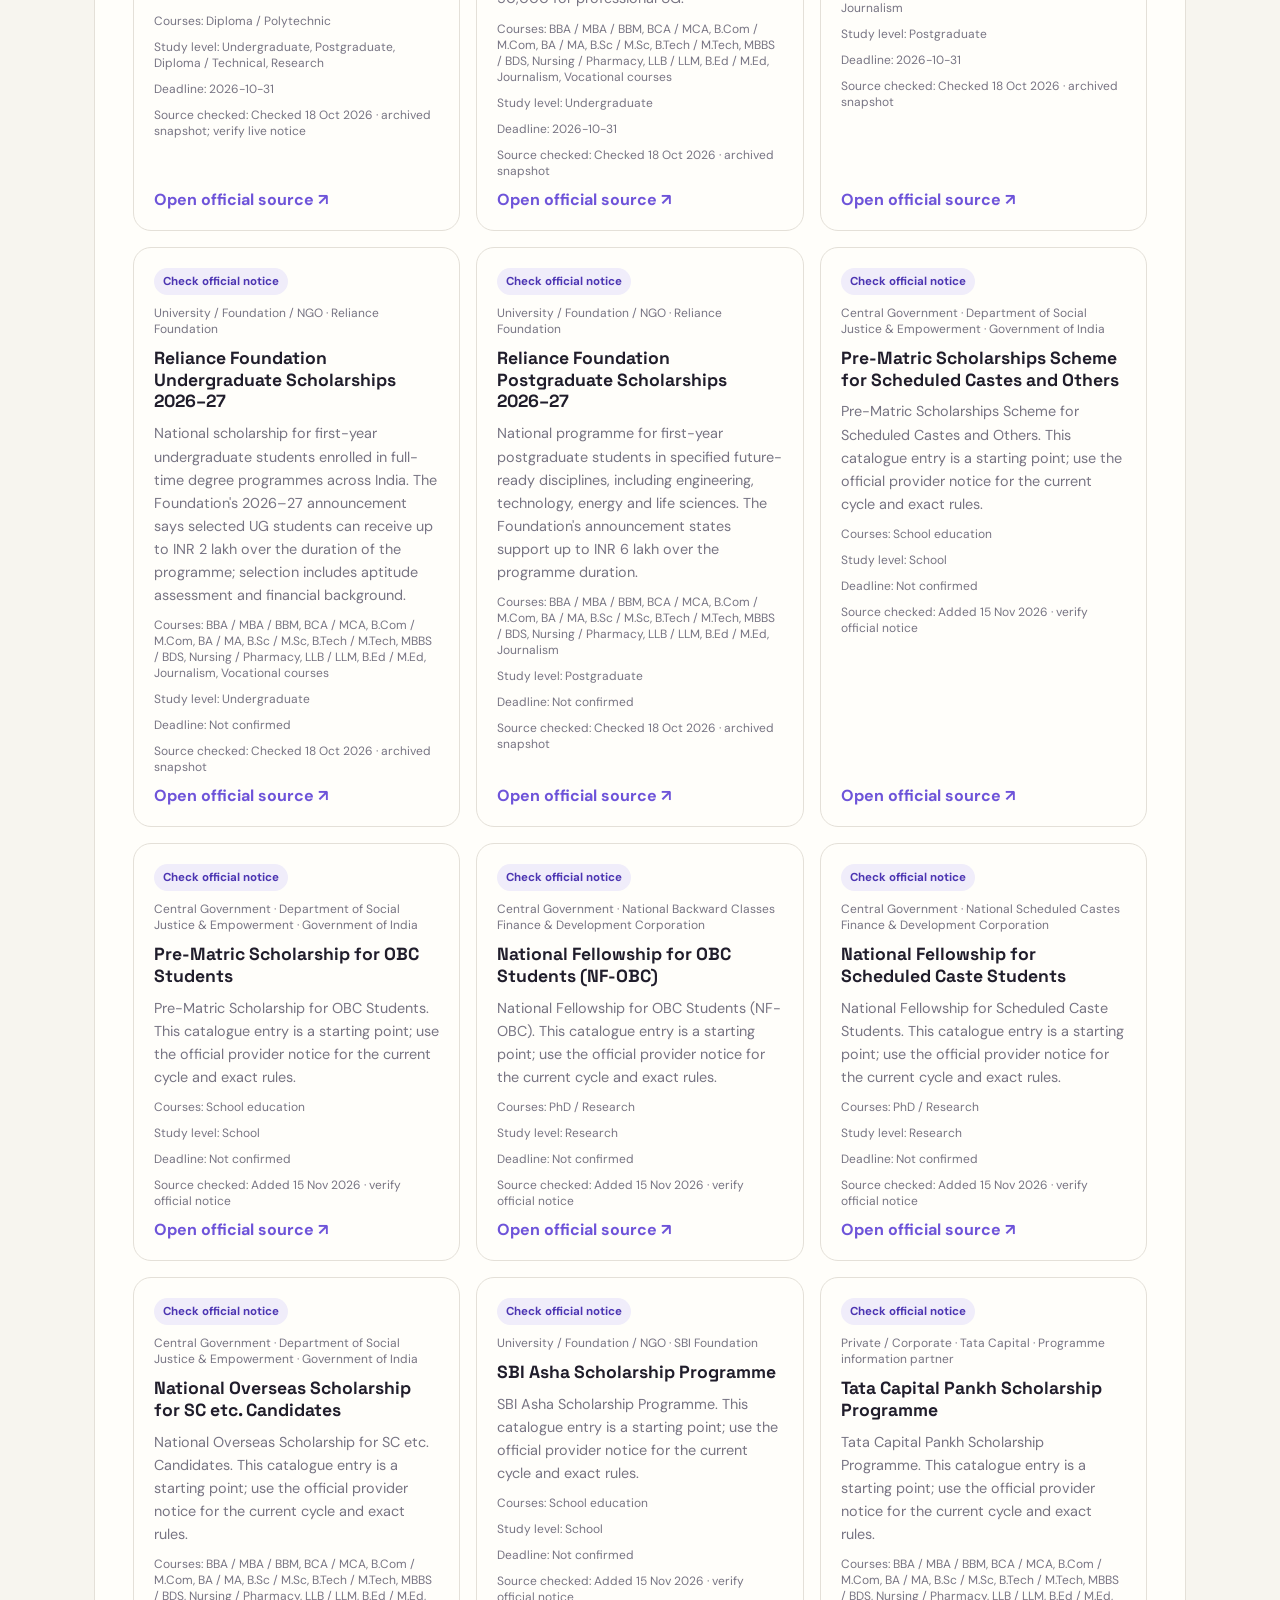
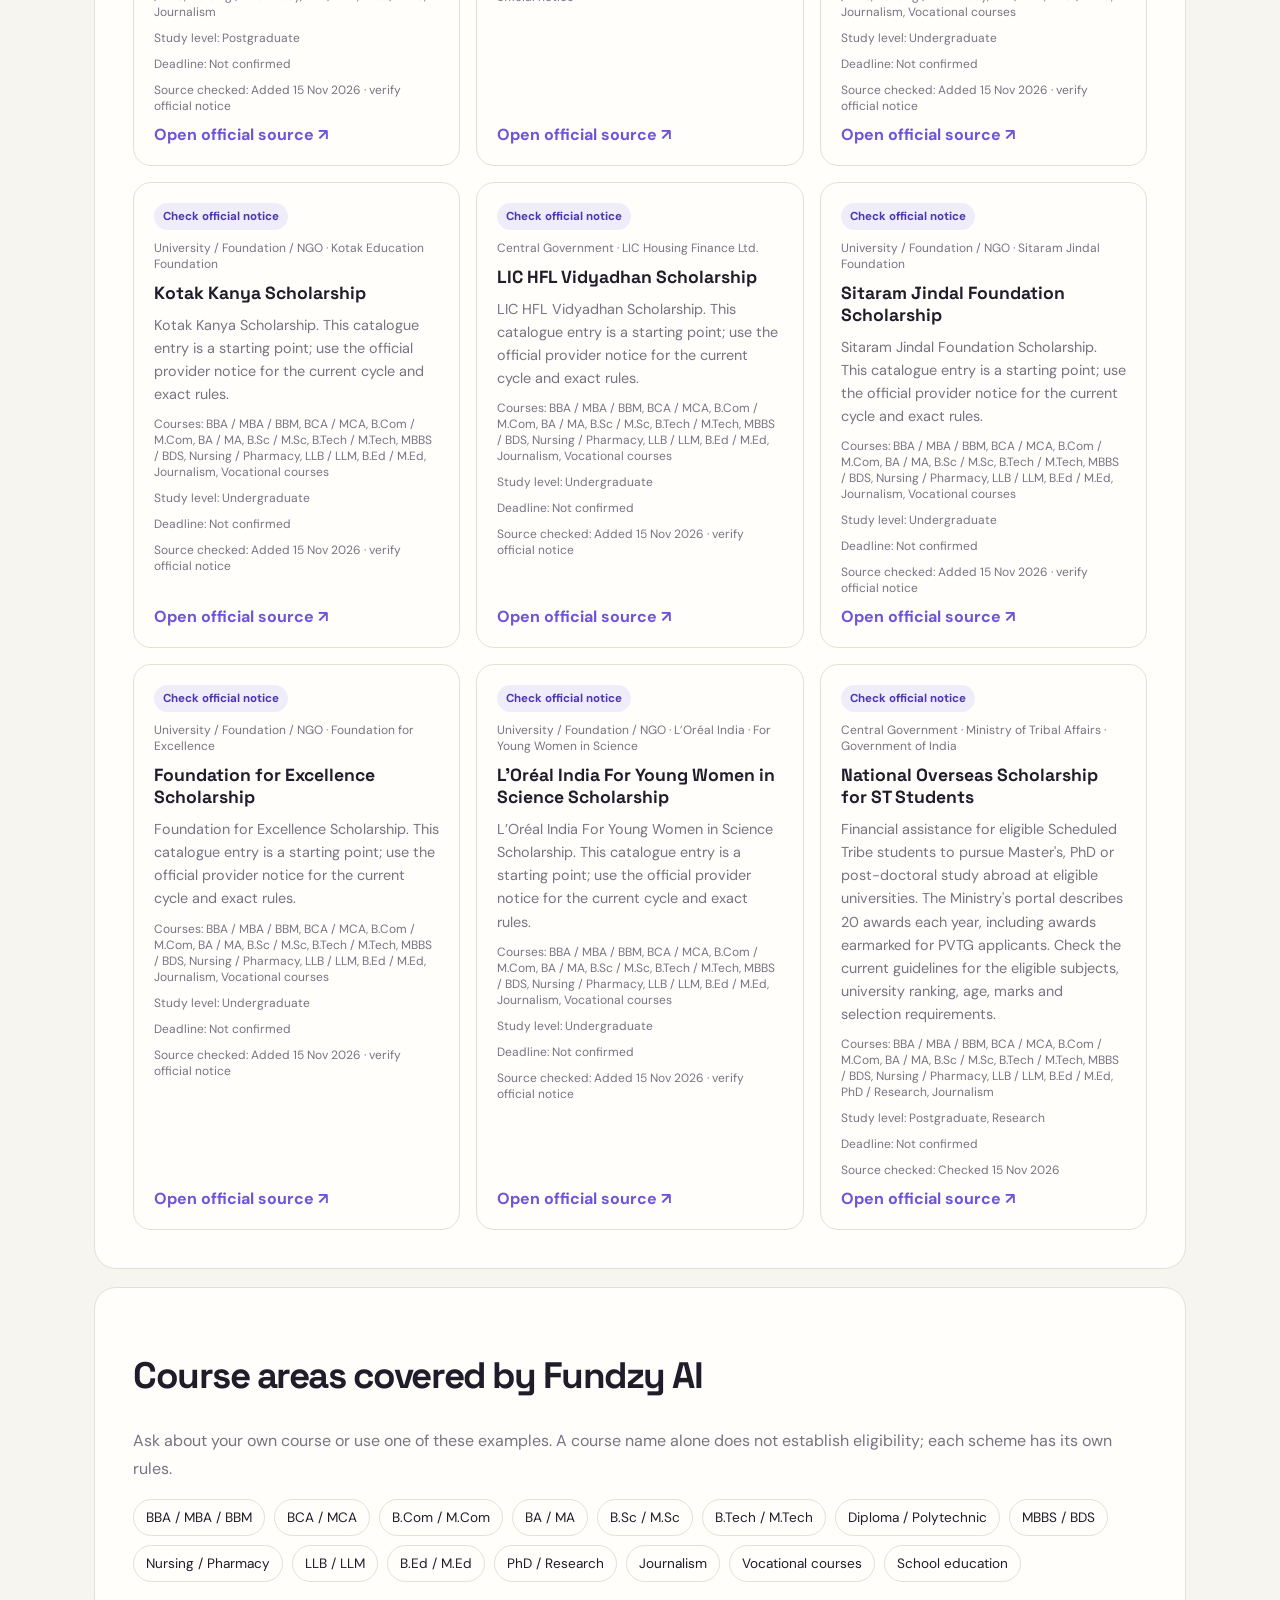
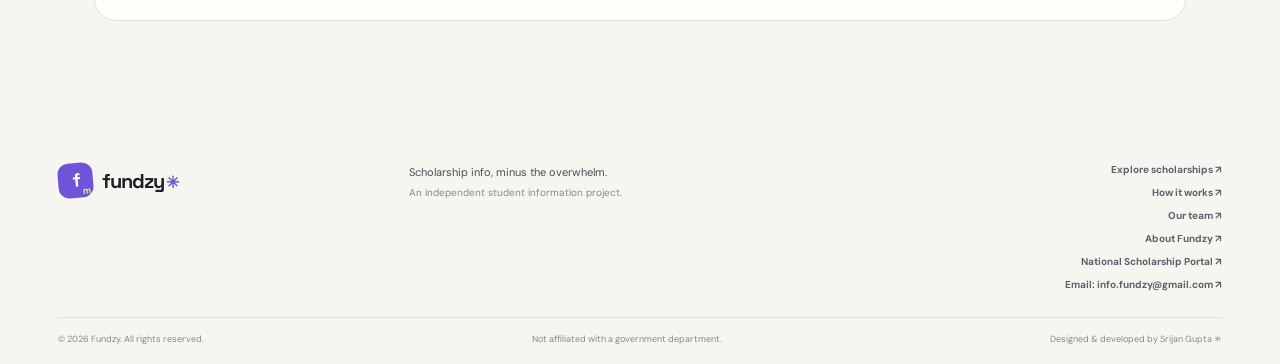
<file: explore.html>
<!doctype html><html lang="en"><head><meta charset="utf-8"><meta name="viewport" content="width=device-width,initial-scale=1"><meta name="theme-color" content="#f7f5ef"><meta name="description" content="Explore scholarship guides across India by study level, provider and application status."><title>Explore Scholarships | Fundzy</title><link rel="preconnect" href="https://fonts.googleapis.com"><link rel="preconnect" href="https://fonts.gstatic.com" crossorigin><link href="https://fonts.googleapis.com/css2?family=DM+Sans:wght@400;500;600;700&family=Space+Grotesk:wght@400;500;600;700&display=swap" rel="stylesheet"><link rel="stylesheet" href="styles.css"><link rel="stylesheet" href="chatbot/chatbot.css"></head><body class="aesthetic"><div class="announcement"><span class="announcement-dot"></span> Scholarship season, made less confusing <span class="announcement-right">Built for the student side ✳</span></div>
<header class="site-header"><a class="wordmark" href="index.html" aria-label="Fundzy home"><span class="logo-mark" aria-hidden="true">f<span>m</span></span><span>fundzy<span class="wordmark-dot">✳</span></span></a><nav class="main-nav" id="mainNav"><a href="index.html">Home</a><a href="explore.html">Explore</a><a href="how-it-works.html">How it works</a><a href="team.html">Our team</a><a href="about.html">About</a><a href="index.html#tracker">My tracker</a><a class="nav-official" href="https://scholarships.gov.in/All-Scholarships" target="_blank" rel="noopener noreferrer">Official NSP ↗</a></nav><div class="header-tools"><button class="theme-toggle" id="themeToggle" type="button" aria-label="Switch theme" title="Switch theme"><span class="theme-icon">☾</span><span class="theme-label">Dark</span></button><button class="mobile-menu" id="menuBtn" aria-label="Open navigation" aria-expanded="false" aria-controls="mainNav">☰</button></div></header><main><section class="page-hero"><div class="eyebrow"><span class="eyebrow-line"></span> THE OPPORTUNITY BOARD</div><h1>Explore <span>scholarships.</span></h1><p>Browse scholarship programme guides from national and selected state sources. Search by programme, provider, course or study level. Always confirm current eligibility and deadlines with the official provider.</p><div class="page-actions"><a class="button button-dark" href="index.html#tracker">Open my tracker ↗</a><a class="button button-outline" href="https://scholarships.gov.in/All-Scholarships" target="_blank" rel="noopener noreferrer">Official NSP ↗</a></div></section><section class="page-content"><div class="page-panel"><div class="explore-toolbar"><input id="exploreSearch" type="search" placeholder="Search scholarship, provider, course…" aria-label="Search scholarships"><select id="exploreLevel"><option value="">All study levels</option><option>School</option><option>Undergraduate</option><option>Postgraduate</option><option>Research</option><option>Diploma / Technical</option></select><select id="exploreProvider"><option value="">All providers</option><option>Central Government</option><option>State Government</option><option>Private / Corporate</option><option>University / Foundation / NGO</option></select><select id="exploreCourse"><option value="">All courses</option><option>BBA / MBA / BBM</option><option>BCA / MCA</option><option>B.Com / M.Com</option><option>BA / MA</option><option>B.Sc / M.Sc</option><option>B.Tech / M.Tech</option><option>Diploma / Polytechnic</option><option>MBBS / BDS</option><option>Nursing / Pharmacy</option><option>LLB / LLM</option><option>B.Ed / M.Ed</option><option>PhD / Research</option><option>Journalism</option><option>Vocational courses</option><option>School education</option></select><select id="exploreStatus"><option value="">All listed statuses</option><option value="open">Listed open</option><option value="check">Check official notice</option></select></div><div class="explore-results"><span id="exploreCount">Loading programmes…</span><span>Catalogue snapshot · not live application verification</span></div><div class="explore-cards" id="exploreCards"></div></div><div class="page-panel"><h2>Course areas covered by Fundzy AI</h2><p>Ask about your own course or use one of these examples. A course name alone does not establish eligibility; each scheme has its own rules.</p><div class="course-cloud"><span>BBA / MBA / BBM</span><span>BCA / MCA</span><span>B.Com / M.Com</span><span>BA / MA</span><span>B.Sc / M.Sc</span><span>B.Tech / M.Tech</span><span>Diploma / Polytechnic</span><span>MBBS / BDS</span><span>Nursing / Pharmacy</span><span>LLB / LLM</span><span>B.Ed / M.Ed</span><span>PhD / Research</span><span>Journalism</span><span>Vocational courses</span><span>School education</span></div></div></section></main><footer class="site-footer"><div class="footer-main"><a class="wordmark footer-wordmark" href="index.html"><span class="logo-mark" aria-hidden="true">f<span>m</span></span><span>fundzy<span class="wordmark-dot">✳</span></span></a><p>Scholarship info, minus the overwhelm.<br><span>An independent student information project.</span></p><div class="footer-links"><a href="explore.html">Explore scholarships ↗</a><a href="how-it-works.html">How it works ↗</a><a href="team.html">Our team ↗</a><a href="about.html">About Fundzy ↗</a><a href="https://scholarships.gov.in/All-Scholarships" target="_blank" rel="noopener noreferrer">National Scholarship Portal ↗</a><a href="mailto:info.fundzy@gmail.com">Email: info.fundzy@gmail.com ↗</a></div></div><div class="footer-bottom"><span>© 2026 Fundzy. All rights reserved.</span><span>Not affiliated with a government department.</span><span>Designed &amp; developed by Srijan Gupta ✳</span></div></footer><div id="toast" role="status" aria-live="polite"></div><script src="site.js"></script><script src="data.js"></script><script src="nsp-2026.js"></script><script src="explore.js"></script><script defer src="chatbot/chatbot.js"></script></body></html>
</file>
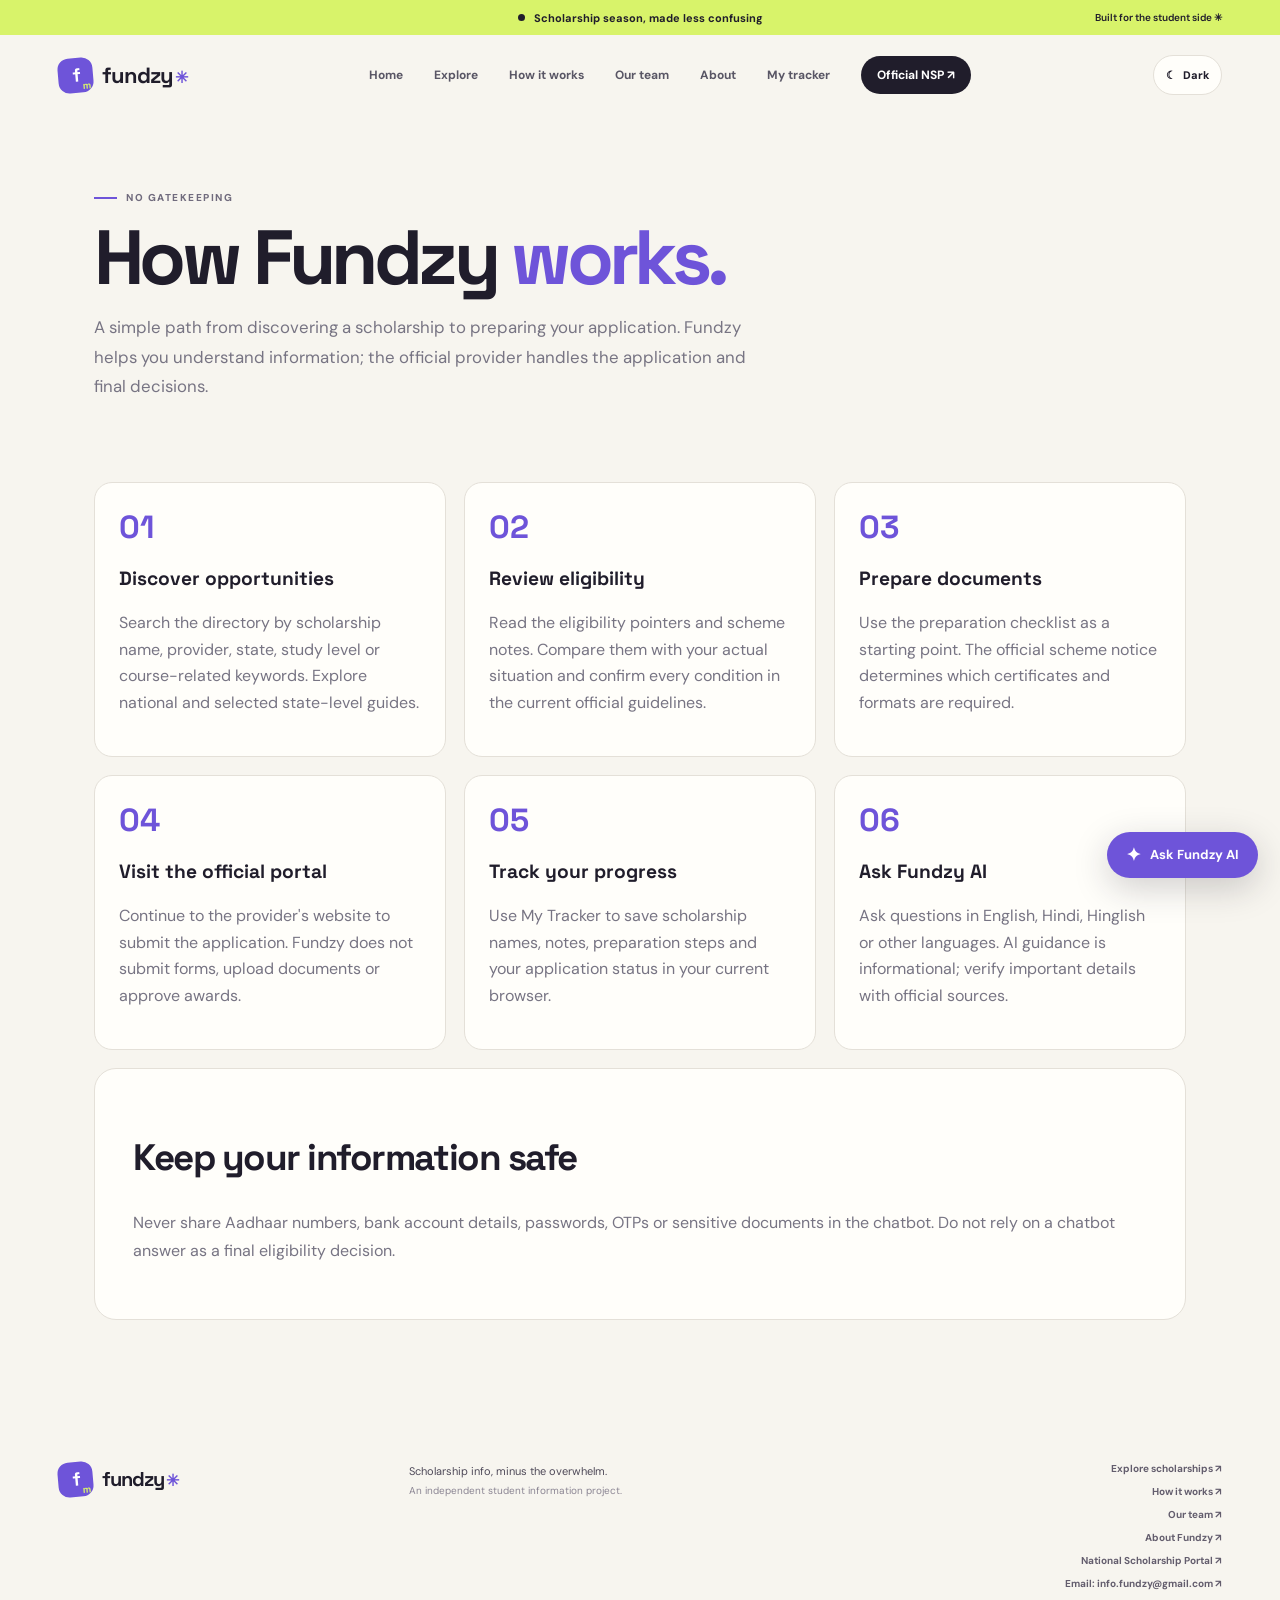
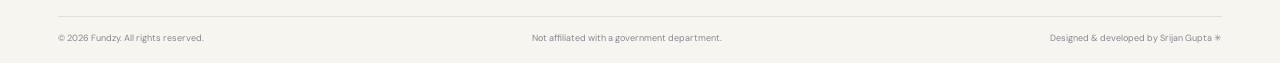
<file: how-it-works.html>
<!doctype html><html lang="en"><head><meta charset="utf-8"><meta name="viewport" content="width=device-width,initial-scale=1"><meta name="theme-color" content="#f7f5ef"><meta name="description" content="Learn how to discover scholarships, check eligibility, prepare documents and apply through official portals."><title>How It Works | Fundzy</title><link rel="preconnect" href="https://fonts.googleapis.com"><link rel="preconnect" href="https://fonts.gstatic.com" crossorigin><link href="https://fonts.googleapis.com/css2?family=DM+Sans:wght@400;500;600;700&family=Space+Grotesk:wght@400;500;600;700&display=swap" rel="stylesheet"><link rel="stylesheet" href="styles.css"><link rel="stylesheet" href="chatbot/chatbot.css"></head><body class="aesthetic"><div class="announcement"><span class="announcement-dot"></span> Scholarship season, made less confusing <span class="announcement-right">Built for the student side ✳</span></div>
<header class="site-header"><a class="wordmark" href="index.html" aria-label="Fundzy home"><span class="logo-mark" aria-hidden="true">f<span>m</span></span><span>fundzy<span class="wordmark-dot">✳</span></span></a><nav class="main-nav" id="mainNav"><a href="index.html">Home</a><a href="explore.html">Explore</a><a href="how-it-works.html">How it works</a><a href="team.html">Our team</a><a href="about.html">About</a><a href="index.html#tracker">My tracker</a><a class="nav-official" href="https://scholarships.gov.in/All-Scholarships" target="_blank" rel="noopener noreferrer">Official NSP ↗</a></nav><div class="header-tools"><button class="theme-toggle" id="themeToggle" type="button" aria-label="Switch theme" title="Switch theme"><span class="theme-icon">☾</span><span class="theme-label">Dark</span></button><button class="mobile-menu" id="menuBtn" aria-label="Open navigation" aria-expanded="false" aria-controls="mainNav">☰</button></div></header><main><section class="page-hero"><div class="eyebrow"><span class="eyebrow-line"></span> NO GATEKEEPING</div><h1>How Fundzy <span>works.</span></h1><p>A simple path from discovering a scholarship to preparing your application. Fundzy helps you understand information; the official provider handles the application and final decisions.</p></section><section class="page-content"><div class="page-grid"><article class="page-feature"><div class="number">01</div><h3>Discover opportunities</h3><p>Search the directory by scholarship name, provider, state, study level or course-related keywords. Explore national and selected state-level guides.</p></article><article class="page-feature"><div class="number">02</div><h3>Review eligibility</h3><p>Read the eligibility pointers and scheme notes. Compare them with your actual situation and confirm every condition in the current official guidelines.</p></article><article class="page-feature"><div class="number">03</div><h3>Prepare documents</h3><p>Use the preparation checklist as a starting point. The official scheme notice determines which certificates and formats are required.</p></article><article class="page-feature"><div class="number">04</div><h3>Visit the official portal</h3><p>Continue to the provider's website to submit the application. Fundzy does not submit forms, upload documents or approve awards.</p></article><article class="page-feature"><div class="number">05</div><h3>Track your progress</h3><p>Use My Tracker to save scholarship names, notes, preparation steps and your application status in your current browser.</p></article><article class="page-feature"><div class="number">06</div><h3>Ask Fundzy AI</h3><p>Ask questions in English, Hindi, Hinglish or other languages. AI guidance is informational; verify important details with official sources.</p></article></div><div class="page-panel"><h2>Keep your information safe</h2><p>Never share Aadhaar numbers, bank account details, passwords, OTPs or sensitive documents in the chatbot. Do not rely on a chatbot answer as a final eligibility decision.</p></div></section></main><footer class="site-footer"><div class="footer-main"><a class="wordmark footer-wordmark" href="index.html"><span class="logo-mark" aria-hidden="true">f<span>m</span></span><span>fundzy<span class="wordmark-dot">✳</span></span></a><p>Scholarship info, minus the overwhelm.<br><span>An independent student information project.</span></p><div class="footer-links"><a href="explore.html">Explore scholarships ↗</a><a href="how-it-works.html">How it works ↗</a><a href="team.html">Our team ↗</a><a href="about.html">About Fundzy ↗</a><a href="https://scholarships.gov.in/All-Scholarships" target="_blank" rel="noopener noreferrer">National Scholarship Portal ↗</a><a href="mailto:info.fundzy@gmail.com">Email: info.fundzy@gmail.com ↗</a></div></div><div class="footer-bottom"><span>© 2026 Fundzy. All rights reserved.</span><span>Not affiliated with a government department.</span><span>Designed &amp; developed by Srijan Gupta ✳</span></div></footer><div id="toast" role="status" aria-live="polite"></div><script src="site.js"></script><script defer src="chatbot/chatbot.js"></script></body></html>
</file>
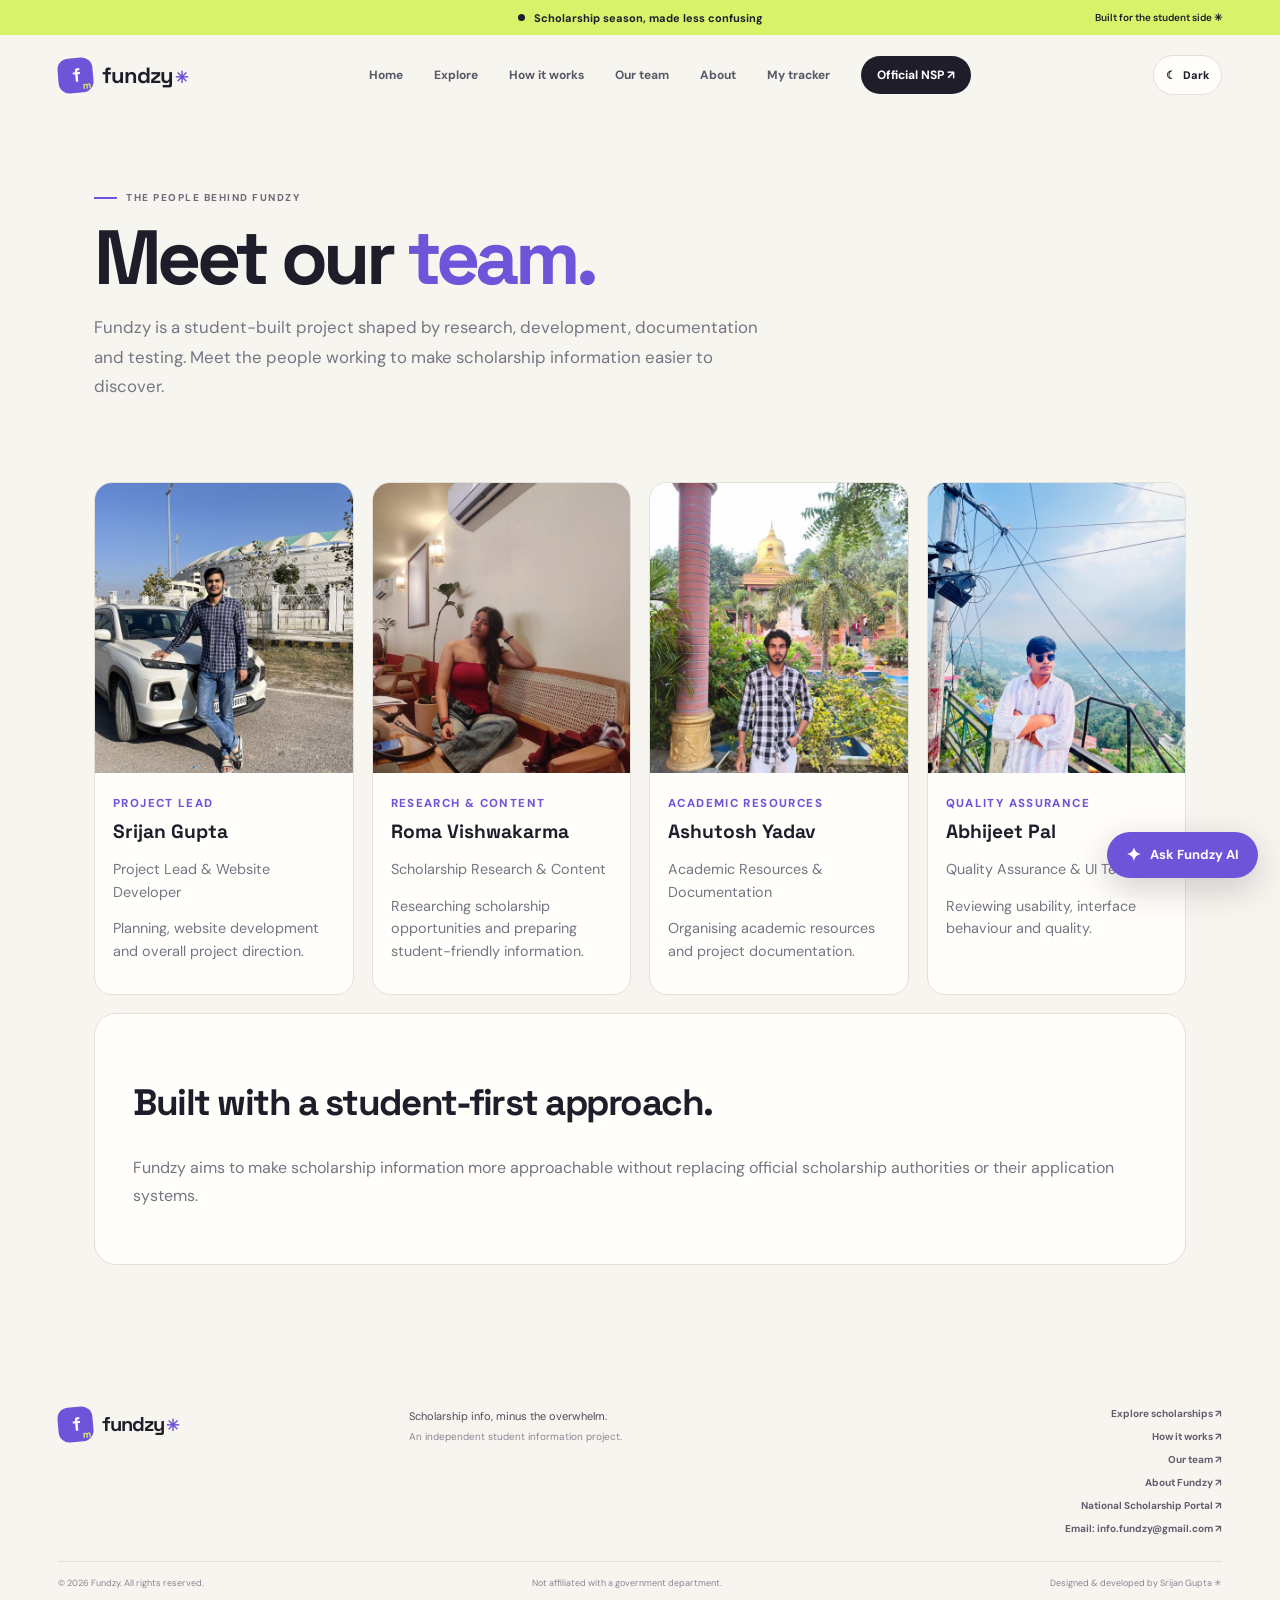
<file: team.html>
<!doctype html><html lang="en"><head><meta charset="utf-8"><meta name="viewport" content="width=device-width,initial-scale=1"><meta name="theme-color" content="#f7f5ef"><meta name="description" content="Meet the student team behind Fundzy, a scholarship discovery platform for India."><title>Our Team | Fundzy</title><link rel="preconnect" href="https://fonts.googleapis.com"><link rel="preconnect" href="https://fonts.gstatic.com" crossorigin><link href="https://fonts.googleapis.com/css2?family=DM+Sans:wght@400;500;600;700&family=Space+Grotesk:wght@400;500;600;700&display=swap" rel="stylesheet"><link rel="stylesheet" href="styles.css"><link rel="stylesheet" href="chatbot/chatbot.css"></head><body class="aesthetic"><div class="announcement"><span class="announcement-dot"></span> Scholarship season, made less confusing <span class="announcement-right">Built for the student side ✳</span></div>
<header class="site-header"><a class="wordmark" href="index.html" aria-label="Fundzy home"><span class="logo-mark" aria-hidden="true">f<span>m</span></span><span>fundzy<span class="wordmark-dot">✳</span></span></a><nav class="main-nav" id="mainNav"><a href="index.html">Home</a><a href="explore.html">Explore</a><a href="how-it-works.html">How it works</a><a href="team.html">Our team</a><a href="about.html">About</a><a href="index.html#tracker">My tracker</a><a class="nav-official" href="https://scholarships.gov.in/All-Scholarships" target="_blank" rel="noopener noreferrer">Official NSP ↗</a></nav><div class="header-tools"><button class="theme-toggle" id="themeToggle" type="button" aria-label="Switch theme" title="Switch theme"><span class="theme-icon">☾</span><span class="theme-label">Dark</span></button><button class="mobile-menu" id="menuBtn" aria-label="Open navigation" aria-expanded="false" aria-controls="mainNav">☰</button></div></header><main><section class="page-hero"><div class="eyebrow"><span class="eyebrow-line"></span> THE PEOPLE BEHIND FUNDZY</div><h1>Meet our <span>team.</span></h1><p>Fundzy is a student-built project shaped by research, development, documentation and testing. Meet the people working to make scholarship information easier to discover.</p></section><section class="page-content"><div class="page-team-grid"><article class="page-team-card"><img src="images/member-1.jpg" alt="Srijan Gupta" loading="lazy"><div class="page-team-copy"><span class="page-kicker">PROJECT LEAD</span><h3>Srijan Gupta</h3><p>Project Lead &amp; Website Developer</p><p>Planning, website development and overall project direction.</p></div></article><article class="page-team-card"><img src="images/member-2.jpg" alt="Roma Vishwakarma" loading="lazy"><div class="page-team-copy"><span class="page-kicker">RESEARCH &amp; CONTENT</span><h3>Roma Vishwakarma</h3><p>Scholarship Research &amp; Content</p><p>Researching scholarship opportunities and preparing student-friendly information.</p></div></article><article class="page-team-card"><img src="images/member-3.jpg" alt="Ashutosh Yadav" loading="lazy"><div class="page-team-copy"><span class="page-kicker">ACADEMIC RESOURCES</span><h3>Ashutosh Yadav</h3><p>Academic Resources &amp; Documentation</p><p>Organising academic resources and project documentation.</p></div></article><article class="page-team-card"><img src="images/member-4.jpg" alt="Abhijeet Pal" loading="lazy"><div class="page-team-copy"><span class="page-kicker">QUALITY ASSURANCE</span><h3>Abhijeet Pal</h3><p>Quality Assurance &amp; UI Testing</p><p>Reviewing usability, interface behaviour and quality.</p></div></article></div><div class="page-panel"><h2>Built with a student-first approach.</h2><p>Fundzy aims to make scholarship information more approachable without replacing official scholarship authorities or their application systems.</p></div></section></main><footer class="site-footer"><div class="footer-main"><a class="wordmark footer-wordmark" href="index.html"><span class="logo-mark" aria-hidden="true">f<span>m</span></span><span>fundzy<span class="wordmark-dot">✳</span></span></a><p>Scholarship info, minus the overwhelm.<br><span>An independent student information project.</span></p><div class="footer-links"><a href="explore.html">Explore scholarships ↗</a><a href="how-it-works.html">How it works ↗</a><a href="team.html">Our team ↗</a><a href="about.html">About Fundzy ↗</a><a href="https://scholarships.gov.in/All-Scholarships" target="_blank" rel="noopener noreferrer">National Scholarship Portal ↗</a><a href="mailto:info.fundzy@gmail.com">Email: info.fundzy@gmail.com ↗</a></div></div><div class="footer-bottom"><span>© 2026 Fundzy. All rights reserved.</span><span>Not affiliated with a government department.</span><span>Designed &amp; developed by Srijan Gupta ✳</span></div></footer><div id="toast" role="status" aria-live="polite"></div><script src="site.js"></script><script defer src="chatbot/chatbot.js"></script></body></html>
</file>
<file: styles.css>
/* Fundzy — original editorial visual system */
:root{--paper:#f7f5ef;--ink:#201d2b;--muted:#777483;--line:#e4e0d8;--purple:#6e54d9;--purple-dark:#4c35b2;--lime:#d8f36a;--pink:#f8c9d8;--white:#fffefa;--dark:#211e2c;--font-body:"DM Sans",Arial,sans-serif;--font-display:"Space Grotesk","DM Sans",sans-serif}
*{box-sizing:border-box}html{scroll-behavior:smooth;scroll-padding-top:85px}body.aesthetic{margin:0;background:var(--paper);color:var(--ink);font-family:var(--font-body);-webkit-font-smoothing:antialiased}a{color:inherit}button,input,select,textarea{font:inherit}button,a{-webkit-tap-highlight-color:transparent}
.announcement{display:flex;align-items:center;gap:9px;justify-content:center;min-height:35px;background:var(--lime);font-size:11px;font-weight:700;padding:7px 18px;text-align:center}.announcement-dot{height:7px;width:7px;background:var(--ink);border-radius:50%}.announcement-right{position:absolute;right:4.5%;font-size:10px;font-weight:600}
.site-header{max-width:1220px;margin:auto;padding:20px 28px;display:flex;align-items:center;justify-content:space-between;gap:20px}.wordmark{display:inline-flex;align-items:center;gap:9px;text-decoration:none;font-family:var(--font-display);font-size:22px;font-weight:700;letter-spacing:-1px}.logo-mark{display:grid;place-items:center;width:35px;height:35px;background:var(--purple);border-radius:11px;color:#fff;font-size:19px;letter-spacing:-2px;transform:rotate(-5deg)}.logo-mark span{color:var(--lime)}.wordmark-dot{color:var(--purple);font-size:16px;margin-left:2px}.main-nav{display:flex;align-items:center;gap:31px}.main-nav a{text-decoration:none;font-size:12px;font-weight:700;color:#595665}.main-nav a:hover{color:var(--purple)}.main-nav .nav-official{background:var(--ink);color:#fff;padding:11px 16px;border-radius:30px}.main-nav .nav-official:hover{background:var(--purple)}.mobile-menu{display:none;background:none;border:1px solid var(--line);border-radius:10px;padding:8px 11px;font-size:19px}
.hero{max-width:1220px;margin:auto;padding:46px 28px 66px;display:grid;grid-template-columns:1fr 1fr;gap:36px;align-items:center;min-height:560px}.hero-copy{padding:12px 0}.eyebrow{display:flex;align-items:center;gap:9px;font-size:10px;font-weight:800;letter-spacing:.15em;color:#706b7d}.eyebrow-line{width:23px;height:2px;background:var(--purple);display:inline-block}.hero h1{font-family:var(--font-display);font-size:clamp(52px,6.5vw,82px);letter-spacing:-.075em;line-height:.99;margin:23px 0 22px;font-weight:700}.headline-highlight{position:relative;display:inline-block;z-index:0}.headline-highlight:after{content:"";position:absolute;z-index:-1;left:-3px;right:-5px;bottom:2px;height:37%;background:var(--lime);transform:rotate(-1.7deg)}.headline-outline{color:transparent;-webkit-text-stroke:1.6px var(--ink)}.hero-intro{max-width:465px;color:#686574;font-size:15px;line-height:1.85;margin:0}.hero-actions{display:flex;align-items:center;gap:22px;margin-top:27px}.button{display:inline-flex;align-items:center;justify-content:center;gap:13px;border:0;text-decoration:none;cursor:pointer;font-size:12px;font-weight:800;padding:14px 19px;border-radius:99px;transition:transform .2s,background .2s;white-space:nowrap}.button:hover{transform:translateY(-2px)}.button-dark{background:var(--ink);color:white}.button-dark:hover{background:var(--purple)}.button-dark span{font-size:16px}.button-light{background:var(--white);color:var(--ink)}.button-light:hover{background:var(--lime)}.button-lime{background:var(--lime);color:var(--ink)}.button-outline{background:transparent;border:1px solid #d2cddf;color:var(--ink)}.text-link{text-decoration:none;font-size:12px;font-weight:800;color:#5e5969}.text-link span{margin-left:6px;color:var(--purple)}.hero-proof{display:flex;align-items:center;gap:12px;margin-top:35px}.avatar-stack{display:flex;padding-left:3px}.avatar-stack span{width:29px;height:29px;border-radius:50%;display:grid;place-items:center;border:2px solid var(--paper);margin-left:-4px;background:var(--pink);font-size:9px;font-weight:800}.avatar-stack span:nth-child(2){background:var(--lime)}.avatar-stack span:nth-child(3){background:#cfc4ff}.hero-proof p{margin:0;font-size:10px;line-height:1.6;color:#7c7785}.hero-proof b{font-size:11px;color:var(--ink)}
.hero-art{position:relative;min-height:440px;display:grid;place-items:center}.art-sun{position:absolute;width:350px;height:350px;border-radius:50%;background:#e6e0ff;right:7%;top:9%}.hero-card{position:relative;width:min(340px,75%);min-height:365px;background:var(--purple);border-radius:24px;color:white;padding:22px 24px 19px;transform:rotate(3deg);box-shadow:0 22px 50px #4c35b21a;z-index:2}.hero-card-top{display:flex;align-items:center;justify-content:space-between}.mini-brand{font-family:var(--font-display);font-size:20px;font-weight:700;letter-spacing:-2px}.live-pill{font-size:7px;letter-spacing:.1em;border:1px solid #ffffff60;border-radius:20px;padding:6px 8px}.live-pill i{display:inline-block;width:5px;height:5px;border-radius:50%;background:var(--lime);margin-right:4px}.card-emoji{font-size:43px;margin-top:27px}.hero-card-label{font-size:8px;letter-spacing:.17em;font-weight:800;color:#e1dcff;margin-top:14px}.hero-card h2{font-family:var(--font-display);font-size:35px;line-height:1.03;letter-spacing:-.06em;margin:9px 0 15px}.hero-card h2 em{font-family:Georgia,serif;font-weight:400}.playbook-lines{display:flex;flex-direction:column;gap:7px;margin:18px 0 22px}.playbook-lines span{height:4px;background:#ffffff52;border-radius:5px;width:93%}.playbook-lines span:nth-child(2){width:75%}.playbook-lines span:nth-child(3){width:54%}.card-footer{display:flex;justify-content:space-between;border-top:1px solid #ffffff4b;padding-top:13px;font-size:7px;letter-spacing:.06em;font-weight:800}.floating-note{position:absolute;z-index:3;display:flex;align-items:center;gap:10px;background:var(--white);padding:12px 15px;border:1px solid #eee8df;border-radius:13px;box-shadow:0 12px 30px #29233712}.floating-note b,.floating-note small{display:block}.floating-note b{font-size:10px}.floating-note small{font-size:9px;color:#817b8b;margin-top:4px}.note-check,.note-star{width:30px;height:30px;display:grid;place-items:center;border-radius:9px;background:var(--lime);font-weight:900}.note-star{background:var(--pink);font-size:17px}.note-top{top:14%;left:0;transform:rotate(-5deg)}.note-bottom{bottom:11%;right:0;transform:rotate(4deg)}.art-spark{position:absolute;color:var(--purple);font-size:27px}.spark-one{top:9%;right:7%;font-size:35px}.spark-two{bottom:12%;left:7%;font-size:23px;color:#e18da8}.art-caption{position:absolute;bottom:1%;left:18%;font-size:8px;font-weight:800;letter-spacing:.18em;color:#8b8595}
.marquee-strip{background:var(--dark);color:#fff;display:flex;align-items:center;justify-content:space-around;gap:20px;padding:17px 20px;overflow:hidden;font-size:9px;font-weight:800;letter-spacing:.14em;white-space:nowrap}.marquee-strip b{color:var(--lime);font-size:15px}.section-shell{max-width:1220px;margin:0 auto;padding:92px 28px}.section-heading{display:flex;align-items:flex-end;justify-content:space-between;gap:25px;margin-bottom:31px}.section-heading h2,.tracker-header h2{font-family:var(--font-display);font-size:clamp(34px,4vw,50px);line-height:1.05;letter-spacing:-.06em;margin:13px 0 10px}.section-heading h2 span,.tracker-header h2 span{font-family:Georgia,serif;font-weight:400;font-style:italic;color:var(--purple)}.section-heading p{margin:0;color:#777282;font-size:13px;line-height:1.7}.heading-sticker{background:var(--lime);padding:15px 19px;border-radius:2px 18px 2px 18px;transform:rotate(3deg);font-size:9px;line-height:1.55;font-weight:900;letter-spacing:.12em;flex-shrink:0}.heading-sticker span{font-size:19px;display:block;text-align:right;margin-top:6px}
.search-panel{background:#fffefa;border:1px solid #e5e0d8;border-radius:18px;padding:16px;box-shadow:0 12px 35px #24203306}.search-box{display:flex;align-items:center;gap:12px;border:1px solid #ded9e3;border-radius:12px;padding:0 14px;height:52px}.search-icon{font-size:29px;color:var(--purple);line-height:1}.search-box input{flex:1;min-width:0;border:0;outline:0;background:transparent;color:var(--ink);font-size:13px}.search-box input::placeholder{color:#a09baa}.search-box kbd{border:1px solid #e4dfe8;border-radius:5px;padding:3px 7px;color:#8a8493;font-size:10px}.filter-row{display:grid;grid-template-columns:repeat(4,minmax(0,1fr)) auto;gap:10px;margin-top:12px;align-items:end}.filter-row label{display:block;min-width:0}.filter-row label>span{display:block;font-size:8px;font-weight:800;letter-spacing:.12em;color:#8a8492;margin:0 0 7px 2px}.filter-row select{width:100%;min-width:0;border:1px solid #e3dee7;background:#f9f8f5;border-radius:9px;padding:11px 8px;color:#4e4a58;font-size:10px;outline-color:var(--purple)}.reset-button{background:transparent;border:1px solid #e0dbe5;color:#666071;border-radius:9px;padding:11px 12px;font-size:10px;font-weight:700;cursor:pointer}.reset-button:hover{background:#f2efff}.results-heading{display:flex;align-items:center;justify-content:space-between;gap:15px;margin:26px 2px 14px}.results-count{font-family:var(--font-display);font-size:15px;font-weight:700}.results-sub,.snapshot-note{font-size:11px;color:#8a8492}.program-grid{display:grid;grid-template-columns:repeat(3,minmax(0,1fr));gap:14px}
.program-card{position:relative;background:var(--white);border:1px solid #e8e3dc;border-radius:16px;padding:18px;display:flex;flex-direction:column;min-width:0;transition:transform .2s,border-color .2s,box-shadow .2s}.program-card:hover{transform:translateY(-3px);border-color:#c7bdf4;box-shadow:0 15px 30px #2923370b}.card-head{display:flex;align-items:center;justify-content:space-between;gap:10px;margin-bottom:15px}.program-icon{width:39px;height:39px;display:grid;place-items:center;border-radius:12px;background:#e9e3ff;color:var(--purple);font-family:var(--font-display);font-size:17px;font-weight:700}.program-card:nth-child(3n+2) .program-icon{background:#edf7c8;color:#4b5d0c}.program-card:nth-child(3n) .program-icon{background:#ffe5ed;color:#a74d6a}.kind{font-size:8px;font-weight:800;letter-spacing:.04em;background:#f3f0f8;color:#6e6878;padding:6px 8px;border-radius:20px}.department{font-size:9px;line-height:1.5;color:#918b99;margin:0 0 7px}.program-card h3{font-family:var(--font-display);font-size:16px;line-height:1.35;letter-spacing:-.035em;margin:0 0 9px;color:#292536}.description{font-size:11px;line-height:1.75;color:#777181;margin:0 0 14px}.pills{display:flex;gap:6px;flex-wrap:wrap;margin-bottom:13px}.pills span{font-size:9px;background:#f7f5f0;border:1px solid #ebe6de;border-radius:5px;padding:5px 7px;color:#6f6977}.window{font-size:10px;line-height:1.55;color:#6d6878;margin-top:auto;margin-bottom:13px}.pill.green,.pill.amber{display:inline-block;font-size:9px;font-weight:700;padding:5px 7px;border-radius:5px}.pill.green{color:#486015;background:#eff7d6;border:1px solid #e1efb3}.pill.amber{color:#8d620c;background:#fff5d9;border:1px solid #f2e2a8}.card-actions{display:flex;gap:7px;flex-wrap:wrap}.card-actions .btn{border:0;border-radius:30px;cursor:pointer;text-decoration:none;font-size:10px;font-weight:800;padding:10px 12px}.card-actions .btn.primary{background:var(--ink);color:white}.card-actions .btn.primary:hover{background:var(--purple)}.card-actions .btn.light{background:#f1eef8;color:#554a79}.card-actions .btn.light:hover{background:#e5defc}.source-caption{font-size:9px;color:#a09aa7;margin-top:12px;border-top:1px solid #f0ece5;padding-top:9px}.directory-footnote{display:flex;gap:10px;align-items:flex-start;margin-top:20px;padding:14px 16px;border-radius:12px;background:#eeebf9;color:#635b7a}.footnote-icon{display:grid;place-items:center;width:19px;height:19px;border-radius:50%;background:var(--purple);color:white;font-size:11px;font-weight:800;flex-shrink:0}.directory-footnote p{font-size:10px;line-height:1.65;margin:1px 0}
.how-section{padding-top:52px}.section-heading.compact{align-items:flex-end}.section-heading.compact>p{max-width:320px}.how-grid{display:grid;grid-template-columns:repeat(3,1fr);gap:14px}.how-card{border-radius:18px;padding:20px;min-height:275px;overflow:hidden;position:relative}.how-purple{background:#e8e1ff}.how-lime{background:#eaf5bf}.how-pink{background:#f8dce5}.step-top{display:flex;justify-content:space-between;align-items:center;font-size:8px;font-weight:800;letter-spacing:.14em}.step-icon{width:27px;height:27px;display:grid;place-items:center;border:1px solid #2824384a;border-radius:50%;font-size:12px}.step-illustration{height:86px;margin:13px 0 11px;position:relative;display:flex;align-items:center;justify-content:center}.search-illo span{font-size:65px;color:var(--purple);transform:rotate(-12deg)}.search-illo i{position:absolute;width:78px;height:12px;border-radius:8px;background:#b7a8fa;right:25%;top:21%}.search-illo i:last-child{width:50px;top:68%;right:17%;background:#c4b8fb}.checklist-illo{gap:8px;transform:rotate(-3deg)}.checklist-illo span{width:25px;height:25px;background:var(--purple);color:white;border-radius:6px;display:grid;place-items:center;font-size:13px}.checklist-illo i{width:46px;height:5px;background:#9aa65a;border-radius:5px;margin-right:4px}.checklist-illo .empty-check{background:transparent;border:1px solid #89984a}.apply-illo div{background:var(--white);border:1px solid #e4b6c7;border-radius:9px;padding:12px 20px;font-size:8px;line-height:1.7;letter-spacing:.12em;transform:rotate(4deg);box-shadow:7px 7px 0 #edb4c6}.apply-illo b{font-size:15px;letter-spacing:-.03em}.how-card h3{font-family:var(--font-display);font-size:20px;letter-spacing:-.04em;margin:0 0 8px}.how-card p{font-size:11px;line-height:1.7;color:#615c6b;margin:0;max-width:290px}
.tracker-section{padding-top:76px;padding-bottom:90px}.tracker-header{display:flex;align-items:flex-end;justify-content:space-between;gap:20px}.tracker-header p{font-size:12px;line-height:1.7;color:#777282;margin:0}.tracker-stats{display:grid;grid-template-columns:repeat(4,1fr);gap:10px;margin:27px 0 14px}.tracker-stats>div{background:#fffefa;border:1px solid #e6e1d9;border-radius:12px;padding:15px}.tracker-stats span{display:block;font-size:8px;letter-spacing:.12em;font-weight:800;color:#8a8492}.tracker-stats b{display:block;font-family:var(--font-display);font-size:25px;letter-spacing:-.06em;margin-top:7px}.tracker-stats .tracker-privacy b{font-size:16px;letter-spacing:-.03em}.tracker-privacy b i{font-style:normal;color:var(--purple);margin-left:3px}.tracker-empty{text-align:center;border:1px dashed #d8d1e0;border-radius:16px;padding:32px 15px;background:#faf9f5}.empty-doodle{display:grid;place-items:center;width:45px;height:45px;margin:0 auto 13px;border-radius:15px;background:var(--lime);font-size:24px}.tracker-empty h3{font-family:var(--font-display);font-size:19px;letter-spacing:-.04em;margin:0 0 7px}.tracker-empty p{font-size:11px;color:#7e7888;line-height:1.6;max-width:380px;margin:0 auto 16px}.privacy-note{display:flex;align-items:flex-start;gap:10px;background:#f0edf9;padding:12px 15px;border-radius:11px;margin-top:15px}.privacy-note>span{color:var(--purple);font-size:17px}.privacy-note p{font-size:10px;line-height:1.65;color:#6d667b;margin:2px 0}.privacy-note b{color:#383248}
.final-cta{background:var(--purple);color:white;padding:55px max(28px,calc((100vw - 1164px)/2));display:flex;align-items:center;justify-content:space-between;gap:30px;position:relative;overflow:hidden}.final-cta:after{content:"";position:absolute;width:260px;height:260px;border:1px solid #ffffff25;border-radius:50%;right:26%;top:-160px;box-shadow:0 0 0 25px #ffffff09,0 0 0 50px #ffffff07}.cta-sticker{background:var(--lime);color:var(--ink);padding:13px 16px;font-size:9px;font-weight:900;letter-spacing:.1em;line-height:1.6;transform:rotate(-7deg);border-radius:3px 12px 3px 12px;z-index:1}.final-cta .eyebrow{color:#e0d8ff}.final-cta h2{font-family:var(--font-display);font-size:clamp(34px,4vw,48px);line-height:1.02;letter-spacing:-.06em;margin:11px 0 0}.final-cta h2 em{font-family:Georgia,serif;font-weight:400}.final-cta .button{z-index:1}
.site-footer{max-width:1220px;margin:auto;padding:34px 28px 19px}.footer-main{display:grid;grid-template-columns:1fr 1.4fr 1fr;align-items:start;gap:20px;padding-bottom:26px}.footer-wordmark{font-size:20px}.footer-main>p{font-size:11px;line-height:1.8;color:#4e4958;margin:0}.footer-main>p span{color:#8b8593;font-size:10px}.footer-links{display:flex;flex-direction:column;gap:10px;align-items:flex-end}.footer-links a{font-size:10px;font-weight:700;text-decoration:none;color:#635d6d}.footer-links a:hover{color:var(--purple)}.footer-bottom{border-top:1px solid var(--line);padding-top:15px;display:flex;justify-content:space-between;gap:15px;flex-wrap:wrap;color:#8a8492;font-size:9px}
.modal{width:min(760px,calc(100% - 24px));max-height:88vh;overflow:auto;border:1px solid #e4dfea;border-radius:19px;padding:25px;background:var(--white);color:var(--ink);box-shadow:0 25px 100px #211e2c35}.modal::backdrop{background:#211e2c88;backdrop-filter:blur(4px)}.modal-head{display:flex;align-items:flex-start;justify-content:space-between;gap:18px;border-bottom:1px solid #ebe6ef;padding-bottom:17px;margin-bottom:18px}.modal-head h2{font-family:var(--font-display);font-size:26px;letter-spacing:-.05em;line-height:1.15;margin:8px 0 5px}.modal-head .eyebrow{font-size:8px}.muted{color:#898392;font-size:11px;margin:0}.close{border:0;background:#f1eef8;width:34px;height:34px;border-radius:50%;font-size:23px;line-height:1;cursor:pointer;flex-shrink:0}.detail-modal .detail-alert{background:#fff5d9;border:1px solid #f1e2af;border-left:4px solid #d1a42e;padding:12px 14px;border-radius:9px;font-size:11px;line-height:1.65;margin:15px 0}.detail-modal .source-box{background:#f2effa;border:1px solid #e4def3;padding:12px 14px;border-radius:10px;font-size:11px;line-height:1.65;margin:14px 0}.detail-modal .source-box a{color:var(--purple-dark);font-weight:800;overflow-wrap:anywhere}.detail-modal h3{font-size:13px;margin:18px 0 9px}.detail-modal ul{padding-left:20px;margin:8px 0;color:#5e5869;font-size:11px;line-height:1.8}.modal-actions{display:flex;gap:9px;flex-wrap:wrap;margin-top:18px;padding-top:16px;border-top:1px solid #ebe6ef}.app-modal form>label,.app-modal .two-col label{display:block;font-size:10px;font-weight:800;color:#5b5567;margin:13px 0}.app-modal input,.app-modal select,.app-modal textarea{display:block;width:100%;margin-top:7px;border:1px solid #ded8e5;border-radius:9px;padding:11px;background:#fcfbf8;color:var(--ink);font-size:12px;outline-color:var(--purple)}.app-modal textarea{resize:vertical}.two-col{display:grid;grid-template-columns:1fr 1fr;gap:12px}#toast{position:fixed;bottom:18px;left:50%;transform:translateX(-50%);z-index:99;background:var(--ink);color:#fff;padding:11px 16px;border-radius:30px;font-size:11px;opacity:0;pointer-events:none;transition:opacity .2s}#toast.show{opacity:1}.tracker-item{background:#fffefa;border:1px solid #e6e1d9;border-radius:13px;padding:15px;margin-bottom:10px}.tracker-item h3{font-family:var(--font-display);font-size:14px;margin:0 0 5px}.tracker-item p{font-size:10px;line-height:1.6;color:#777282;margin:4px 0}.tracker-item .tracker-actions{display:flex;gap:7px;flex-wrap:wrap;margin-top:11px}.tracker-item button,.tracker-item a{border:0;background:#f0edf9;color:#51467c;text-decoration:none;border-radius:20px;padding:8px 11px;font-size:10px;font-weight:800;cursor:pointer}.tracker-item .danger{background:#fff0f1;color:#a23b53}.tracker-checklist{display:flex;flex-wrap:wrap;gap:8px;margin-top:10px}.tracker-checklist label{display:flex;align-items:center;gap:6px;font-size:10px;color:#6c6677}.tracker-checklist input{accent-color:var(--purple)}
@media(max-width:980px){.hero{gap:15px}.hero h1{font-size:65px}.filter-row{grid-template-columns:repeat(2,minmax(0,1fr))}.reset-button{align-self:end;height:38px}.program-grid{grid-template-columns:repeat(2,minmax(0,1fr))}.announcement-right{display:none}}
@media(max-width:680px){.site-header{padding:14px 18px;position:relative}.wordmark{font-size:20px}.logo-mark{width:32px;height:32px}.mobile-menu{display:block}.main-nav{display:none;position:absolute;z-index:20;top:65px;left:12px;right:12px;padding:13px;background:var(--white);border:1px solid var(--line);border-radius:14px;box-shadow:0 15px 30px #211e2c12;flex-direction:column;align-items:stretch;gap:0}.main-nav.open{display:flex}.main-nav a{padding:13px 12px}.main-nav .nav-official{text-align:center;margin-top:7px}.announcement{font-size:9px;min-height:32px}.hero{grid-template-columns:1fr;padding:34px 20px 43px;gap:4px;min-height:unset}.hero h1{font-size:clamp(53px,15vw,75px);margin-top:19px}.hero-intro{font-size:13px;line-height:1.8}.hero-actions{gap:16px;flex-wrap:wrap}.button{font-size:11px;padding:13px 16px}.hero-proof{margin-top:26px}.hero-art{min-height:390px;margin-top:5px}.art-sun{width:285px;height:285px;right:9%;top:10%}.hero-card{width:min(305px,76%);min-height:330px;padding:19px 20px}.hero-card h2{font-size:31px}.card-emoji{margin-top:20px}.note-top{left:-1%;top:12%}.note-bottom{right:-1%;bottom:9%}.art-caption{left:13%;bottom:0;font-size:7px}.marquee-strip{justify-content:flex-start;gap:17px;padding:15px 18px;font-size:8px}.section-shell{padding:62px 18px}.section-heading{align-items:flex-start;flex-direction:column;gap:16px;margin-bottom:23px}.section-heading h2,.tracker-header h2{font-size:39px}.heading-sticker{align-self:flex-end;margin-top:-4px}.search-panel{padding:10px;border-radius:14px}.search-box{height:48px;padding:0 10px}.search-box input{font-size:11px}.search-box kbd{display:none}.filter-row{grid-template-columns:1fr 1fr;gap:9px}.filter-row select{font-size:10px;padding:10px 6px}.reset-button{width:100%}.results-heading{align-items:flex-start;flex-direction:column;gap:5px;margin-top:22px}.snapshot-note{font-size:9px}.program-grid{grid-template-columns:1fr;gap:10px}.program-card{padding:16px}.program-card h3{font-size:16px}.description{font-size:11px}.how-section{padding-top:25px}.section-heading.compact{gap:12px}.section-heading.compact>p{max-width:none}.how-grid{grid-template-columns:1fr}.how-card{min-height:250px;padding:19px}.step-illustration{height:72px}.tracker-section{padding-top:55px;padding-bottom:60px}.tracker-header{align-items:flex-start;flex-direction:column}.tracker-header .button{width:100%}.tracker-stats{grid-template-columns:repeat(2,minmax(0,1fr));gap:8px;margin-top:20px}.tracker-stats>div{padding:12px}.tracker-stats b{font-size:23px}.tracker-empty{padding:27px 13px}.privacy-note{align-items:flex-start}.final-cta{padding:40px 20px;display:grid;grid-template-columns:auto 1fr;gap:18px}.cta-sticker{font-size:8px;padding:10px 12px}.final-cta h2{font-size:36px}.final-cta .button{grid-column:1/-1;justify-self:start}.site-footer{padding:27px 19px 16px}.footer-main{grid-template-columns:1fr;gap:15px;padding-bottom:20px}.footer-links{align-items:flex-start}.footer-bottom{font-size:8px;flex-direction:column;gap:7px}.modal{padding:18px;border-radius:16px}.modal-head h2{font-size:22px}.modal-actions{flex-direction:column}.modal-actions .button{width:100%}.two-col{grid-template-columns:1fr;gap:0}}
@media(prefers-reduced-motion:reduce){html{scroll-behavior:auto}*,*::before,*::after{transition:none!important;animation:none!important}}

/* India-wide portal shortcuts */
.portal-section{padding-top:35px}
.portal-grid{display:grid;grid-template-columns:repeat(3,minmax(0,1fr));gap:13px}
.portal-card{display:flex;flex-direction:column;align-items:flex-start;min-height:245px;background:var(--white);border:1px solid #e8e3dc;border-radius:16px;padding:19px;transition:transform .2s,border-color .2s}
.portal-card:hover{transform:translateY(-3px);border-color:#c7bdf4}
.portal-featured{background:#e8e1ff;border-color:#d7cef9}
.portal-tag{font-size:8px;font-weight:800;letter-spacing:.12em;padding:6px 8px;border-radius:20px;background:#f0edf8;color:#6b5e95}
.portal-featured .portal-tag{background:#fffefa}
.portal-symbol{font-size:25px;margin:16px 0 8px}
.portal-card h3{font-family:var(--font-display);font-size:17px;letter-spacing:-.04em;margin:0 0 8px}
.portal-card p{font-size:11px;line-height:1.7;color:#777181;margin:0 0 15px}
.portal-card>a{font-size:10px;font-weight:800;color:var(--purple-dark);text-decoration:none;margin-top:auto}
.portal-card>a:hover{text-decoration:underline}
.portal-card .portal-secondary{margin-top:9px}
.portal-disclaimer{display:flex;gap:11px;align-items:flex-start;margin-top:17px;padding:14px 16px;background:#edf4d5;border-radius:12px;color:#59652f}
.portal-disclaimer>span{font-size:18px}
.portal-disclaimer p{font-size:10px;line-height:1.7;margin:1px 0}
/* Editable team profile placeholders */
.team-section{padding-top:55px}
.team-grid{display:grid;grid-template-columns:repeat(4,minmax(0,1fr));gap:13px}
.team-card{background:var(--white);border:1px solid #e8e3dc;border-radius:17px;overflow:hidden;min-width:0}
.team-photo-placeholder{height:190px;background:#211e2c;color:#fff;display:flex;flex-direction:column;align-items:center;justify-content:center;gap:8px;position:relative;border-bottom:3px solid var(--lime)}
.team-photo-placeholder:after{content:"";position:absolute;inset:10px;border:1px dashed #ffffff42;border-radius:10px;pointer-events:none}
.team-photo-placeholder>span{font-family:var(--font-display);font-size:38px;font-weight:700;letter-spacing:-.07em;color:#d8f36a}
.team-photo-placeholder>b{font-size:9px;letter-spacing:.17em}
.team-photo-placeholder>small{font-size:9px;color:#b9b4c7}
.team-card:nth-child(2) .team-photo-placeholder{border-bottom-color:#cfc4ff}
.team-card:nth-child(3) .team-photo-placeholder{border-bottom-color:#f8c9d8}
.team-card:nth-child(4) .team-photo-placeholder{border-bottom-color:#a9c7ff}
.team-card-copy{padding:15px}
.team-role{font-size:8px;font-weight:800;letter-spacing:.1em;color:var(--purple)}
.team-card h3{font-family:var(--font-display);font-size:17px;letter-spacing:-.04em;margin:8px 0}
.team-card p{font-size:10px;line-height:1.6;color:#777181;margin:5px 0}
.team-card p b{color:#4c4658}
.team-edit-note{display:flex;gap:11px;margin-top:16px;padding:14px 16px;background:#eeebf9;border-radius:12px;color:#655d7b}
.team-edit-note>span{font-size:18px;color:var(--purple)}
.team-edit-note p{font-size:10px;line-height:1.7;margin:1px 0}
.team-edit-note code{font-size:9px;background:#fffefa;padding:2px 4px;border-radius:4px}
.team-photo{position:absolute;inset:0;display:block;width:100%;height:100%;object-fit:cover;object-position:center 35%;border-radius:inherit}
.team-photo-placeholder:after{z-index:1}
@media(max-width:980px){.team-grid{grid-template-columns:repeat(2,minmax(0,1fr))}.portal-grid{grid-template-columns:repeat(2,minmax(0,1fr))}}
@media(max-width:680px){.team-section{padding-top:32px}.team-grid{grid-template-columns:repeat(2,minmax(0,1fr));gap:9px}.team-photo-placeholder{height:145px}.team-card-copy{padding:12px}.team-card h3{font-size:15px}.team-card p{font-size:9px}.portal-grid{grid-template-columns:1fr}.portal-card{min-height:unset}.portal-section{padding-top:25px}}


/* Mobile navigation and accessible theme control */
.header-tools{display:flex;align-items:center;gap:9px;flex-shrink:0}
.theme-toggle{display:inline-flex;align-items:center;justify-content:center;gap:7px;border:1px solid var(--line);border-radius:999px;padding:9px 12px;background:var(--white);color:var(--ink);font-size:11px;font-weight:800;cursor:pointer;min-height:40px}
.theme-toggle:hover{border-color:var(--purple)}
.mobile-menu{color:var(--ink);min-width:44px;min-height:44px;cursor:pointer;align-items:center;justify-content:center}
@media(max-width:680px){.header-tools{gap:7px}.theme-toggle{padding:8px 10px;min-height:42px}.theme-label{display:none}.mobile-menu{display:flex;width:44px;height:44px;padding:0;font-size:23px;position:relative;z-index:22}.main-nav{top:calc(100% + 7px);max-height:calc(100vh - 100px);overflow-y:auto}.main-nav.open{display:flex}.site-header{z-index:30}}

/* Tracker markup styling: matches the classes rendered by app.js */
.tracked-card{background:var(--white);border:1px solid var(--line);border-radius:16px;padding:20px;margin:15px 0;min-width:0;overflow:hidden}
.tracked-head{display:grid;grid-template-columns:40px minmax(0,1fr) auto auto;align-items:start;gap:12px}
.tracked-icon{width:38px;height:38px;display:grid;place-items:center;border-radius:12px;background:#eee8ff;color:var(--purple);font-weight:800}
.tracked-info{min-width:0}.tracked-title{display:flex;align-items:flex-start;gap:8px;justify-content:space-between;flex-wrap:wrap}.tracked-title h3{overflow-wrap:anywhere}.tracked-title .status{background:#f0edf9;color:#5b4a99;border-radius:999px;padding:5px 8px;font-size:9px;font-weight:800}
.tracked-info p{overflow-wrap:anywhere}.tracked-info small{display:block;color:var(--muted);font-size:10px;margin-top:7px}
.progress{height:5px;border-radius:99px;background:#ece8f1;overflow:hidden;margin-top:10px}.progress span{display:block;height:100%;background:var(--purple);border-radius:99px}
.icon{width:34px;height:34px;border:1px solid var(--line);border-radius:9px;background:var(--paper);color:var(--ink);font-size:17px;cursor:pointer;display:grid;place-items:center}
.icon:hover{border-color:var(--purple);background:#eee8ff}.icon.delete:hover{background:#fff0f1;color:#a23b53}
.check-heading{display:flex;justify-content:space-between;align-items:baseline;gap:12px;flex-wrap:wrap;margin-top:22px;padding-bottom:10px;border-bottom:1px solid var(--line)}
.check-heading b{font-size:13px}.check-heading span{font-size:10px;color:var(--muted)}
.check-grid{display:grid;grid-template-columns:repeat(2,minmax(0,1fr));gap:9px;margin-top:12px}
.check-grid label{display:flex;align-items:flex-start;gap:9px;min-width:0;padding:11px;background:var(--paper);border:1px solid var(--line);border-radius:10px;font-size:11px;line-height:1.5;color:var(--ink);overflow-wrap:anywhere}
.check-grid label.checked{background:#f0f6dc;border-color:#dce8b0}.check-grid input{accent-color:var(--purple);margin-top:2px;flex-shrink:0}
.tracked-bottom{display:flex;align-items:flex-end;justify-content:space-between;gap:15px;flex-wrap:wrap;margin-top:18px;padding-top:15px;border-top:1px solid var(--line)}
.tracked-bottom>label{display:flex;flex-direction:column;gap:7px;font-size:10px;font-weight:800;color:var(--muted);min-width:min(100%,220px)}
.status-select{width:100%;max-width:300px;padding:10px 12px;border:1px solid var(--line);border-radius:9px;background:var(--white);color:var(--ink);font-size:12px}
.tracked-links{display:flex;align-items:center;gap:9px;flex-wrap:wrap}.tracked-links a,.tracked-links button{display:inline-flex;align-items:center;justify-content:center;min-height:38px;padding:9px 13px;border-radius:999px;border:1px solid var(--line);background:#eee8ff;color:#4c35b2;text-decoration:none;font-size:11px;font-weight:800;cursor:pointer}.tracked-links button.text{font-family:inherit}.tracked-links a:hover,.tracked-links button:hover{filter:brightness(.97)}
.tracked-card .notes{margin-top:14px;padding:11px 13px;background:var(--paper);border-radius:9px;overflow-wrap:anywhere}

/* Theme variables are swapped centrally so all components stay consistent. */
:root[data-theme="dark"]{color-scheme:dark;--paper:#17151d;--ink:#f3f0f8;--muted:#aaa4b7;--line:#393442;--purple:#a998ff;--purple-dark:#c5b9ff;--lime:#c7e85d;--pink:#f2b7d0;--white:#211e29;--dark:#0f0e13}
:root[data-theme="dark"] .main-nav a{color:#d8d3e2}
:root[data-theme="dark"] .main-nav .nav-official{background:#f0ebff;color:#201d2b}
:root[data-theme="dark"] .hero-intro,:root[data-theme="dark"] .section-heading p,:root[data-theme="dark"] .tracker-header p,:root[data-theme="dark"] .program-card .description,:root[data-theme="dark"] .portal-card p{color:#b6b0c3}
:root[data-theme="dark"] .headline-outline{-webkit-text-stroke-color:var(--ink)}
:root[data-theme="dark"] .program-card,:root[data-theme="dark"] .tracker-stats>div,:root[data-theme="dark"] .portal-card,:root[data-theme="dark"] .team-card,:root[data-theme="dark"] .tracked-card{background:var(--white);border-color:var(--line)}
:root[data-theme="dark"] .portal-featured{background:#302844;border-color:#4b3e67}
:root[data-theme="dark"] .tracker-empty,:root[data-theme="dark"] .check-grid label,:root[data-theme="dark"] .tracked-card .notes{background:#292532;border-color:var(--line);color:var(--ink)}
:root[data-theme="dark"] .check-grid label.checked{background:#303922;border-color:#53643a}
:root[data-theme="dark"] .privacy-note,:root[data-theme="dark"] .team-edit-note,:root[data-theme="dark"] .detail-modal .source-box{background:#2c2638;color:#ddd5f4;border-color:#423853}
:root[data-theme="dark"] .detail-modal .detail-alert{background:#342e20;border-color:#65532b;color:#f2e2b6}
:root[data-theme="dark"] .app-modal input,:root[data-theme="dark"] .app-modal select,:root[data-theme="dark"] .app-modal textarea,:root[data-theme="dark"] .status-select{background:#17151d;color:var(--ink);border-color:var(--line)}
:root[data-theme="dark"] .theme-toggle{background:#2a2633;color:var(--ink);border-color:var(--line)}
:root[data-theme="dark"] .main-nav{background:var(--white);border-color:var(--line)}
:root[data-theme="dark"] .portal-tag{background:#2f293b;color:#d8ceff}
:root[data-theme="dark"] .portal-disclaimer{background:#2b3020;color:#d7e7a7}
:root[data-theme="dark"] .team-edit-note code{background:#17151d;color:var(--ink)}
@media(max-width:600px){.tracked-card{padding:14px}.tracked-head{grid-template-columns:34px minmax(0,1fr) 32px 32px;gap:7px}.tracked-icon{width:32px;height:32px}.tracked-title{display:block}.tracked-title .status{display:inline-flex;margin-top:5px}.check-grid{grid-template-columns:1fr}.check-heading{display:block}.check-heading span{display:block;margin-top:5px}.tracked-bottom{align-items:stretch}.tracked-bottom>label{min-width:100%;max-width:none}.tracked-links{width:100%}.tracked-links a,.tracked-links button{flex:1}.tracked-info h3{font-size:13px}.tracker-stats b{overflow-wrap:anywhere}}


/* Dark-mode contrast pass: replace legacy hard-coded light-theme colours. */
.logo-mark{display:flex;position:relative;align-items:center;justify-content:center;overflow:hidden;line-height:1}
.logo-mark>span{position:absolute;right:3px;bottom:1px;font-size:10px;letter-spacing:-1px;line-height:1;transform:none}
.tracked-icon{font-size:20px}
:root[data-theme="dark"] body.aesthetic{background:var(--paper);color:var(--ink)}
:root[data-theme="dark"] .eyebrow,
:root[data-theme="dark"] .hero-proof p,
:root[data-theme="dark"] .text-link,
:root[data-theme="dark"] .section-heading p,
:root[data-theme="dark"] .portal-card p,
:root[data-theme="dark"] .team-card p,
:root[data-theme="dark"] .team-card p b,
:root[data-theme="dark"] .tracked-info p,
:root[data-theme="dark"] .tracked-info small,
:root[data-theme="dark"] .check-heading span,
:root[data-theme="dark"] .tracked-bottom>label,
:root[data-theme="dark"] .muted,
:root[data-theme="dark"] .detail-modal ul,
:root[data-theme="dark"] .app-modal form>label,
:root[data-theme="dark"] .app-modal .two-col label{color:#c3bdcf}
:root[data-theme="dark"] .hero-proof b,
:root[data-theme="dark"] .section-heading h2,
:root[data-theme="dark"] .tracker-header h2,
:root[data-theme="dark"] .program-card h3,
:root[data-theme="dark"] .portal-card h3,
:root[data-theme="dark"] .team-card h3,
:root[data-theme="dark"] .tracked-title h3,
:root[data-theme="dark"] .check-heading b,
:root[data-theme="dark"] .detail-modal h2,
:root[data-theme="dark"] .detail-modal h3{color:var(--ink)}
:root[data-theme="dark"] .button-dark{background:#f0ebff;color:#201d2b}
:root[data-theme="dark"] .button-dark:hover{background:var(--lime);color:#201d2b}
:root[data-theme="dark"] .button-outline{border-color:#5a5368;color:var(--ink)}
:root[data-theme="dark"] .text-link{color:#d0c9df}
:root[data-theme="dark"] .headline-outline{-webkit-text-stroke-color:#f3f0f8}
:root[data-theme="dark"] .program-card .description,
:root[data-theme="dark"] .program-card .program-meta,
:root[data-theme="dark"] .program-card .card-foot,
:root[data-theme="dark"] .program-card .small-note{color:#c3bdcf}
:root[data-theme="dark"] .program-card .tag,
:root[data-theme="dark"] .program-card .status-tag{background:#302a3c;color:#e0d8ff;border-color:#494158}
:root[data-theme="dark"] .tracker-stats>div{background:#211e29;border-color:var(--line);color:var(--ink)}
:root[data-theme="dark"] .tracker-stats span{color:#bcb5ca}
:root[data-theme="dark"] .tracker-empty{background:#211e29;border-color:var(--line);color:var(--ink)}
:root[data-theme="dark"] .tracker-empty p{color:#c3bdcf}
:root[data-theme="dark"] .tracked-title .status{background:#342d47;color:#e0d8ff}
:root[data-theme="dark"] .icon{background:#292532;color:var(--ink);border-color:var(--line)}
:root[data-theme="dark"] .tracked-links a,
:root[data-theme="dark"] .tracked-links button{background:#342d47;color:#e4dcff;border-color:#4b425e}
:root[data-theme="dark"] .check-grid label.checked{color:#e8f3d0}
:root[data-theme="dark"] .modal{background:#211e29;color:var(--ink);border-color:#494254}
:root[data-theme="dark"] .modal-head{border-color:var(--line)}
:root[data-theme="dark"] .close{background:#342e40;color:var(--ink)}
:root[data-theme="dark"] .detail-modal .detail-alert{color:#f2e2b6}
:root[data-theme="dark"] .detail-modal .source-box a{color:#c5b9ff}
:root[data-theme="dark"] .app-modal input,
:root[data-theme="dark"] .app-modal select,
:root[data-theme="dark"] .app-modal textarea,
:root[data-theme="dark"] .status-select{background:#17151d;color:#f3f0f8;border-color:#494254}
:root[data-theme="dark"] .app-modal input::placeholder,
:root[data-theme="dark"] .app-modal textarea::placeholder{color:#9e97ad}
:root[data-theme="dark"] .team-edit-note{background:#2c2638;color:#ddd5f4}
:root[data-theme="dark"] .team-edit-note code{background:#17151d;color:#f3f0f8}
:root[data-theme="dark"] .privacy-note{background:#2c2638;color:#ddd5f4}
:root[data-theme="dark"] .portal-featured .portal-tag{background:#211e29;color:#e7e0ff}
:root[data-theme="dark"] .portal-disclaimer{background:#2b3020;color:#d7e7a7}
:root[data-theme="dark"] .empty{background:#211e29;border-color:var(--line);color:var(--ink)}
:root[data-theme="dark"] .empty p{color:#c3bdcf}
:root[data-theme="dark"] .search-panel{background:#211e29;border-color:var(--line)}
:root[data-theme="dark"] .search-box{background:#17151d;border-color:#494254}
:root[data-theme="dark"] .search-box input{background:transparent;color:var(--ink)}
:root[data-theme="dark"] .search-box input::placeholder{color:#a39caf}
:root[data-theme="dark"] .filter-row label{color:#c3bdcf}
:root[data-theme="dark"] .filter-row select{background:#17151d;color:var(--ink);border-color:#494254}
:root[data-theme="dark"] .reset-button{background:#292532;color:var(--ink);border-color:var(--line)}
:root[data-theme="dark"] .site-footer{background:#0f0e13;color:#f3f0f8}
:root[data-theme="dark"] .site-footer a{color:#d0c9df}
:root[data-theme="dark"] .site-footer p,
:root[data-theme="dark"] .site-footer small{color:#aaa4b7}
:root[data-theme="dark"] .hero-proof .avatar-stack span{border-color:var(--paper)}
:root[data-theme="dark"] .main-nav a:not(.nav-official){color:#e0dbea}
:root[data-theme="dark"] .main-nav a:not(.nav-official):hover{color:var(--purple)}
:root[data-theme="dark"] .announcement-dot{background:#201d2b}
@media(max-width:680px){.tracked-head{grid-template-columns:36px minmax(0,1fr) auto auto;gap:8px}.tracked-card{padding:13px}.tracked-icon{width:34px;height:34px;font-size:18px}.check-grid{grid-template-columns:1fr}.tracked-title{justify-content:flex-start}.tracked-title .status{margin-top:2px}}


/* Final dark-theme contrast fixes. The three how-it-works cards intentionally
   stay pastel, so their copy must remain dark in either theme. */
:root[data-theme="dark"] .how-card,
:root[data-theme="dark"] .how-card h3,
:root[data-theme="dark"] .how-card p,
:root[data-theme="dark"] .how-card .step-top,
:root[data-theme="dark"] .how-card .step-icon {
  color: #211d2b;
}
:root[data-theme="dark"] .how-card p { color: #514b5e; }
:root[data-theme="dark"] .how-card .step-icon { border-color: #514b5e70; }
:root[data-theme="dark"] .how-card .apply-illo div { color: #f7f3ff; background: #211e2c; border-color: #d7b2c0; }
:root[data-theme="dark"] .how-card .apply-illo b { color: #fff; }
:root[data-theme="dark"] .program-icon { color: #4c35b2; }
:root[data-theme="dark"] .program-card:nth-child(3n+2) .program-icon { color: #35440b; }
:root[data-theme="dark"] .program-card:nth-child(3n) .program-icon { color: #8d3451; }


/* Dark-mode contrast polish: announcement, scholarship actions and lime sticker. */
:root[data-theme="dark"] .announcement { color:#211d2b; }
:root[data-theme="dark"] .announcement-dot { background:#211d2b; }
:root[data-theme="dark"] .announcement-right { color:#211d2b; }
:root[data-theme="dark"] .heading-sticker { color:#263014; }
:root[data-theme="dark"] .heading-sticker span { color:#263014; }
:root[data-theme="dark"] .card-actions .btn.primary { background:#b6a8ff; color:#211d2b; }
:root[data-theme="dark"] .card-actions .btn.primary:hover { background:#d8ccff; color:#211d2b; }
:root[data-theme="dark"] .card-actions .btn.light { background:#342d47; color:#f3f0f8; border:1px solid #514664; }
:root[data-theme="dark"] .card-actions .btn.light:hover { background:#45395f; color:#fff; }
:root[data-theme="dark"] .copy-prep { background:#292532; border:1px solid #494254; color:#e7e2ef; }
:root[data-theme="dark"] .copy-prep h3 { color:#f3f0f8; }
:root[data-theme="dark"] .copy-prep p,
:root[data-theme="dark"] .copy-prep ul { color:#d0cadb; }
:root[data-theme="dark"] .copy-tip { background:#343922; border-color:#53643a; color:#edf5d8; }
.copy-prep { margin:16px 0; padding:15px 17px; border-radius:12px; background:#f6f3fc; border:1px solid #e4def3; font-size:11px; line-height:1.7; }
.copy-prep h3 { margin-top:0; }
.copy-prep ul { margin-bottom:12px; }
.copy-tip { padding:11px 13px; border:1px solid #dce8b0; background:#f0f6dc; color:#39431f; border-radius:9px; }
@media(max-width:600px){.copy-prep{padding:12px;font-size:11px}}

/* Team photos: match the portrait frame to the source photos to remove dark letterbox bars. */
.team-photo-placeholder{
  height:auto;
  aspect-ratio:3 / 4;
  overflow:hidden;
  background:transparent;
  border-bottom-width:3px;
}
.team-photo{
  position:absolute;
  inset:0;
  display:block;
  width:100%;
  height:100%;
  object-fit:cover;
  object-position:center 35%;
  border-radius:inherit;
  outline:none !important;
  box-shadow:none !important;
}
.team-photo-placeholder::after {
  content:none !important;
  display:none !important;
  border:0 !important;
}
@media(max-width:680px){
  .team-photo-placeholder{height:auto;aspect-ratio:3 / 4;}
}


/* Multi-page Fundzy additions */
.page-hero{max-width:1220px;margin:0 auto;padding:76px 5% 54px}.page-hero h1{font:700 clamp(2.6rem,6vw,5rem)/1.02 var(--font-display);letter-spacing:-.06em;margin:14px 0}.page-hero h1 span{color:var(--purple)}.page-hero p{color:var(--muted);max-width:680px;line-height:1.75;font-size:1.05rem}.page-content{max-width:1220px;margin:0 auto;padding:10px 5% 90px}.page-panel{background:var(--white);border:1px solid var(--line);border-radius:22px;padding:clamp(20px,4vw,38px);margin:18px 0}.page-panel h2{font:700 clamp(1.5rem,3vw,2.3rem)/1.1 var(--font-display);letter-spacing:-.04em}.page-panel p,.page-panel li{line-height:1.75;color:var(--muted)}.page-grid{display:grid;grid-template-columns:repeat(3,minmax(0,1fr));gap:18px}.page-feature{background:var(--white);border:1px solid var(--line);border-radius:18px;padding:24px}.page-feature .number{font:700 2rem var(--font-display);color:var(--purple)}.page-feature h3{font:700 1.2rem var(--font-display)}.page-feature p{color:var(--muted);line-height:1.65}.page-team-grid{display:grid;grid-template-columns:repeat(4,minmax(0,1fr));gap:18px}.page-team-card{overflow:hidden;border:1px solid var(--line);border-radius:18px;background:var(--white)}.page-team-card img{width:100%;aspect-ratio:4/4.5;object-fit:cover;display:block}.page-team-copy{padding:18px}.page-team-copy h3{font:700 1.2rem var(--font-display);margin:7px 0}.page-team-copy p{font-size:.9rem;color:var(--muted);line-height:1.55}.page-kicker{font-size:.72rem;letter-spacing:.12em;font-weight:800;color:var(--purple)}.page-actions{display:flex;gap:12px;flex-wrap:wrap;margin-top:22px}.explore-toolbar{display:grid;grid-template-columns:2fr 1fr 1fr;gap:12px;margin:22px 0}.explore-toolbar input,.explore-toolbar select{width:100%;padding:14px;border:1px solid var(--line);border-radius:12px;background:var(--white);color:var(--ink)}.explore-results{display:flex;justify-content:space-between;gap:12px;color:var(--muted);font-size:.9rem;margin:15px 0}.explore-cards{display:grid;grid-template-columns:repeat(3,minmax(0,1fr));gap:16px}.explore-card{background:var(--white);border:1px solid var(--line);border-radius:18px;padding:20px;display:flex;flex-direction:column;gap:10px}.explore-card h3{font:700 1.1rem/1.25 var(--font-display);margin:0}.explore-card p{color:var(--muted);font-size:.9rem;line-height:1.6;margin:0}.explore-card .meta{font-size:.75rem;color:var(--muted)}.explore-card a{margin-top:auto;color:var(--purple);font-weight:700;text-decoration:none}.status-tag{display:inline-flex;align-self:flex-start;padding:6px 9px;border-radius:30px;background:#f0edfa;color:#4c35b2;font-size:.72rem;font-weight:700}.course-cloud{display:flex;flex-wrap:wrap;gap:9px}.course-cloud span{padding:9px 12px;background:var(--white);border:1px solid var(--line);border-radius:30px;font-size:.85rem}.site-footer a{ text-decoration:none }
@media(max-width:850px){.page-grid,.explore-cards{grid-template-columns:repeat(2,minmax(0,1fr))}.page-team-grid{grid-template-columns:repeat(2,minmax(0,1fr))}.explore-toolbar{grid-template-columns:1fr 1fr}.explore-toolbar input{grid-column:1/-1}}
@media(max-width:560px){.page-hero{padding-top:52px}.page-grid,.explore-cards,.page-team-grid,.explore-toolbar{grid-template-columns:1fr}.explore-toolbar input{grid-column:auto}.page-panel{border-radius:16px}.explore-results{flex-direction:column}}


/* Multi-page Fundzy additions */
.page-hero{max-width:1220px;margin:0 auto;padding:76px 5% 54px}.page-hero h1{font:700 clamp(2.6rem,6vw,5rem)/1.02 var(--font-display);letter-spacing:-.06em;margin:14px 0}.page-hero h1 span{color:var(--purple)}.page-hero p{color:var(--muted);max-width:680px;line-height:1.75;font-size:1.05rem}.page-content{max-width:1220px;margin:0 auto;padding:10px 5% 90px}.page-panel{background:var(--white);border:1px solid var(--line);border-radius:22px;padding:clamp(20px,4vw,38px);margin:18px 0}.page-panel h2{font:700 clamp(1.5rem,3vw,2.3rem)/1.1 var(--font-display);letter-spacing:-.04em}.page-panel p,.page-panel li{line-height:1.75;color:var(--muted)}.page-grid{display:grid;grid-template-columns:repeat(3,minmax(0,1fr));gap:18px}.page-feature{background:var(--white);border:1px solid var(--line);border-radius:18px;padding:24px}.page-feature .number{font:700 2rem var(--font-display);color:var(--purple)}.page-feature h3{font:700 1.2rem var(--font-display)}.page-feature p{color:var(--muted);line-height:1.65}.page-team-grid{display:grid;grid-template-columns:repeat(4,minmax(0,1fr));gap:18px}.page-team-card{overflow:hidden;border:1px solid var(--line);border-radius:18px;background:var(--white)}.page-team-card img{width:100%;aspect-ratio:4/4.5;object-fit:cover;display:block}.page-team-copy{padding:18px}.page-team-copy h3{font:700 1.2rem var(--font-display);margin:7px 0}.page-team-copy p{font-size:.9rem;color:var(--muted);line-height:1.55}.page-kicker{font-size:.72rem;letter-spacing:.12em;font-weight:800;color:var(--purple)}.page-actions{display:flex;gap:12px;flex-wrap:wrap;margin-top:22px}.explore-toolbar{display:grid;grid-template-columns:2fr 1fr 1fr;gap:12px;margin:22px 0}.explore-toolbar input,.explore-toolbar select{width:100%;padding:14px;border:1px solid var(--line);border-radius:12px;background:var(--white);color:var(--ink)}.explore-results{display:flex;justify-content:space-between;gap:12px;color:var(--muted);font-size:.9rem;margin:15px 0}.explore-cards{display:grid;grid-template-columns:repeat(3,minmax(0,1fr));gap:16px}.explore-card{background:var(--white);border:1px solid var(--line);border-radius:18px;padding:20px;display:flex;flex-direction:column;gap:10px}.explore-card h3{font:700 1.1rem/1.25 var(--font-display);margin:0}.explore-card p{color:var(--muted);font-size:.9rem;line-height:1.6;margin:0}.explore-card .meta{font-size:.75rem;color:var(--muted)}.explore-card a{margin-top:auto;color:var(--purple);font-weight:700;text-decoration:none}.status-tag{display:inline-flex;align-self:flex-start;padding:6px 9px;border-radius:30px;background:#f0edfa;color:#4c35b2;font-size:.72rem;font-weight:700}.course-cloud{display:flex;flex-wrap:wrap;gap:9px}.course-cloud span{padding:9px 12px;background:var(--white);border:1px solid var(--line);border-radius:30px;font-size:.85rem}.site-footer a{ text-decoration:none }
@media(max-width:850px){.page-grid,.explore-cards{grid-template-columns:repeat(2,minmax(0,1fr))}.page-team-grid{grid-template-columns:repeat(2,minmax(0,1fr))}.explore-toolbar{grid-template-columns:1fr 1fr}.explore-toolbar input{grid-column:1/-1}}
@media(max-width:560px){.page-hero{padding-top:52px}.page-grid,.explore-cards,.page-team-grid,.explore-toolbar{grid-template-columns:1fr}.explore-toolbar input{grid-column:auto}.page-panel{border-radius:16px}.explore-results{flex-direction:column}}
</file>
<file: chatbot/chatbot.css>
/* Fundzy AI assistant — responsive floating desktop panel and full-screen mobile chat */
#fz-launch{position:fixed;right:22px;bottom:22px;z-index:9000;display:inline-flex;align-items:center;gap:9px;border:0;border-radius:999px;padding:14px 19px;background:#6e54d9;color:#fff;box-shadow:0 10px 35px #211e2c35;font-family:inherit;font-size:13px;font-weight:700;line-height:1.1;cursor:pointer;transition:transform .2s,box-shadow .2s}
#fz-launch:hover{transform:translateY(-2px);box-shadow:0 14px 38px #211e2c45}
#fz-launch:focus-visible,#fz-chat button:focus-visible,#fz-chat input:focus-visible{outline:3px solid #b8a9ff;outline-offset:3px}
.fz-launch-icon{font-size:18px;line-height:1}
#fz-chat{--fz-visual-height:100dvh;position:fixed;right:22px;bottom:88px;z-index:9001;width:min(410px,calc(100vw - 32px));height:min(650px,calc(100dvh - 112px));display:flex;flex-direction:column;background:#fffefa;color:#211e2c;border:1px solid #e4def0;border-radius:22px;box-shadow:0 22px 75px #211e2c35;overflow:hidden;isolation:isolate}
#fz-chat[hidden]{display:none}
#fz-head{flex:0 0 auto;min-height:69px;padding:13px 15px;background:#211e2c;color:#fff;display:flex;align-items:center;justify-content:space-between;gap:12px}
.fz-brand{display:flex;align-items:center;gap:10px;min-width:0}
.fz-brand-mark{width:37px;height:37px;flex:0 0 37px;display:grid;place-items:center;border-radius:12px;background:#6e54d9;color:#fff;font-size:22px}
.fz-brand-copy{display:flex;flex-direction:column;gap:3px;min-width:0}
.fz-brand-copy strong{font-size:14px;letter-spacing:-.02em}
.fz-brand-copy small{font-size:10px;color:#c9c3d8}
.fz-online{display:flex;align-items:center;gap:5px;margin-left:5px;color:#d9f0a4;font-size:10px;white-space:nowrap}
.fz-online i{width:6px;height:6px;border-radius:50%;background:#b7e36c;box-shadow:0 0 0 3px #b7e36c20}
.fz-icon-button{width:34px;height:34px;flex:0 0 34px;border:0;border-radius:50%;background:#ffffff16;color:#fff;font-size:25px;line-height:1;cursor:pointer}
#fz-welcome{flex:0 0 auto;padding:17px 17px 12px;background:linear-gradient(135deg,#f1edff,#fffefa)}
.fz-welcome-spark{display:block;color:#6e54d9;font-size:18px;margin-bottom:6px}
#fz-welcome strong{display:block;font-size:15px;line-height:1.35;letter-spacing:-.02em}
#fz-welcome p{font-size:11px;line-height:1.55;color:#777181;margin:6px 0 0}
#fz-log{flex:1 1 auto;min-height:90px;overflow-y:auto;overscroll-behavior:contain;padding:14px 13px 10px;display:flex;flex-direction:column;gap:10px;scrollbar-width:thin;scrollbar-color:#d9d1ed transparent}
.fz-message-row{display:flex;width:100%;min-width:0}
.fz-message-row.bot{justify-content:flex-start}
.fz-message-row.user{justify-content:flex-end}
.fz-message{max-width:88%;padding:11px 13px;border-radius:15px;white-space:pre-wrap;overflow-wrap:anywhere;font-size:13px;line-height:1.55}
.fz-message.bot{background:#f0edfa;color:#302b3e;border-bottom-left-radius:5px}
.fz-message.user{background:#6e54d9;color:#fff;border-bottom-right-radius:5px}
.fz-message.is-pending{color:#777181;font-style:italic}
#fz-suggestions{flex:0 0 auto;display:flex;flex-wrap:wrap;gap:6px;padding:9px 12px 11px;border-top:1px solid #f0edf4;background:#fffefa}
#fz-suggestions[hidden],#fz-welcome[hidden]{display:none}
.fz-suggest-label{width:100%;font-size:9px;letter-spacing:.12em;color:#888293;font-weight:800;margin-bottom:1px}
#fz-suggestions button{border:1px solid #ddd6ed;background:#faf9ff;color:#4c35b2;border-radius:18px;padding:7px 10px;font-family:inherit;font-size:10px;font-weight:600;line-height:1.25;cursor:pointer;text-align:left}
#fz-suggestions button:hover{background:#f0edfa}
#fz-form{flex:0 0 auto;display:flex;align-items:center;gap:8px;padding:10px 12px;border-top:1px solid #eeeaf2;background:#fff}
#fz-input{flex:1 1 auto;width:0;min-width:0;height:44px;border:1px solid #ddd8e7;border-radius:13px;padding:0 13px;background:#fff;color:#211e2c;font-family:inherit;font-size:13px;outline:none}
#fz-input::placeholder{color:#9993a2}
#fz-input:focus{border-color:#8a76df;box-shadow:0 0 0 3px #6e54d91a}
#fz-send{height:44px;min-width:76px;border:0;border-radius:13px;padding:0 13px;background:#6e54d9;color:#fff;font-family:inherit;font-size:12px;font-weight:700;cursor:pointer;display:flex;align-items:center;justify-content:center;gap:8px}
#fz-send b{font-size:17px;line-height:1}
#fz-send:disabled{opacity:.58;cursor:wait}
#fz-hint{flex:0 0 auto;padding:0 13px 10px;background:#fff;color:#898392;font-size:9px;line-height:1.45;text-align:center}
.fz-sr-only{position:absolute;width:1px;height:1px;padding:0;margin:-1px;overflow:hidden;clip:rect(0,0,0,0);white-space:nowrap;border:0}
@media(max-width:640px){
  body.fz-chat-open{overflow:hidden}
  #fz-launch{right:14px;bottom:calc(14px + env(safe-area-inset-bottom));padding:13px 16px;gap:7px;font-size:12px;box-shadow:0 8px 26px #211e2c40}
  #fz-chat{right:0;bottom:0;left:0;top:0;width:100%;height:var(--fz-visual-height,100dvh);max-height:none;border:0;border-radius:0;box-shadow:none;padding-top:env(safe-area-inset-top);padding-bottom:env(safe-area-inset-bottom)}
  #fz-head{min-height:64px;padding:10px 14px}
  #fz-log{padding:13px 12px 9px}
  .fz-message{max-width:91%;font-size:14px;padding:11px 13px}
  #fz-welcome{padding:15px 15px 11px}
  #fz-welcome strong{font-size:16px}
  #fz-welcome p{font-size:12px}
  #fz-suggestions{gap:7px;padding:9px 11px 10px}
  #fz-suggestions button{font-size:11px;padding:8px 10px;min-height:34px}
  #fz-form{padding:9px 10px;gap:7px}
  #fz-input{height:46px;font-size:16px;padding:0 12px}
  #fz-send{height:46px;min-width:68px}
  #fz-hint{font-size:9px;padding:0 10px 9px}
}
@media(max-width:360px){
  #fz-launch{right:10px;bottom:calc(10px + env(safe-area-inset-bottom))}
  .fz-online{font-size:9px}
  #fz-suggestions button{font-size:10px}
  #fz-send{min-width:58px;padding:0 9px}
}
@media(prefers-reduced-motion:reduce){
  #fz-launch{transition:none}
}
</file>
